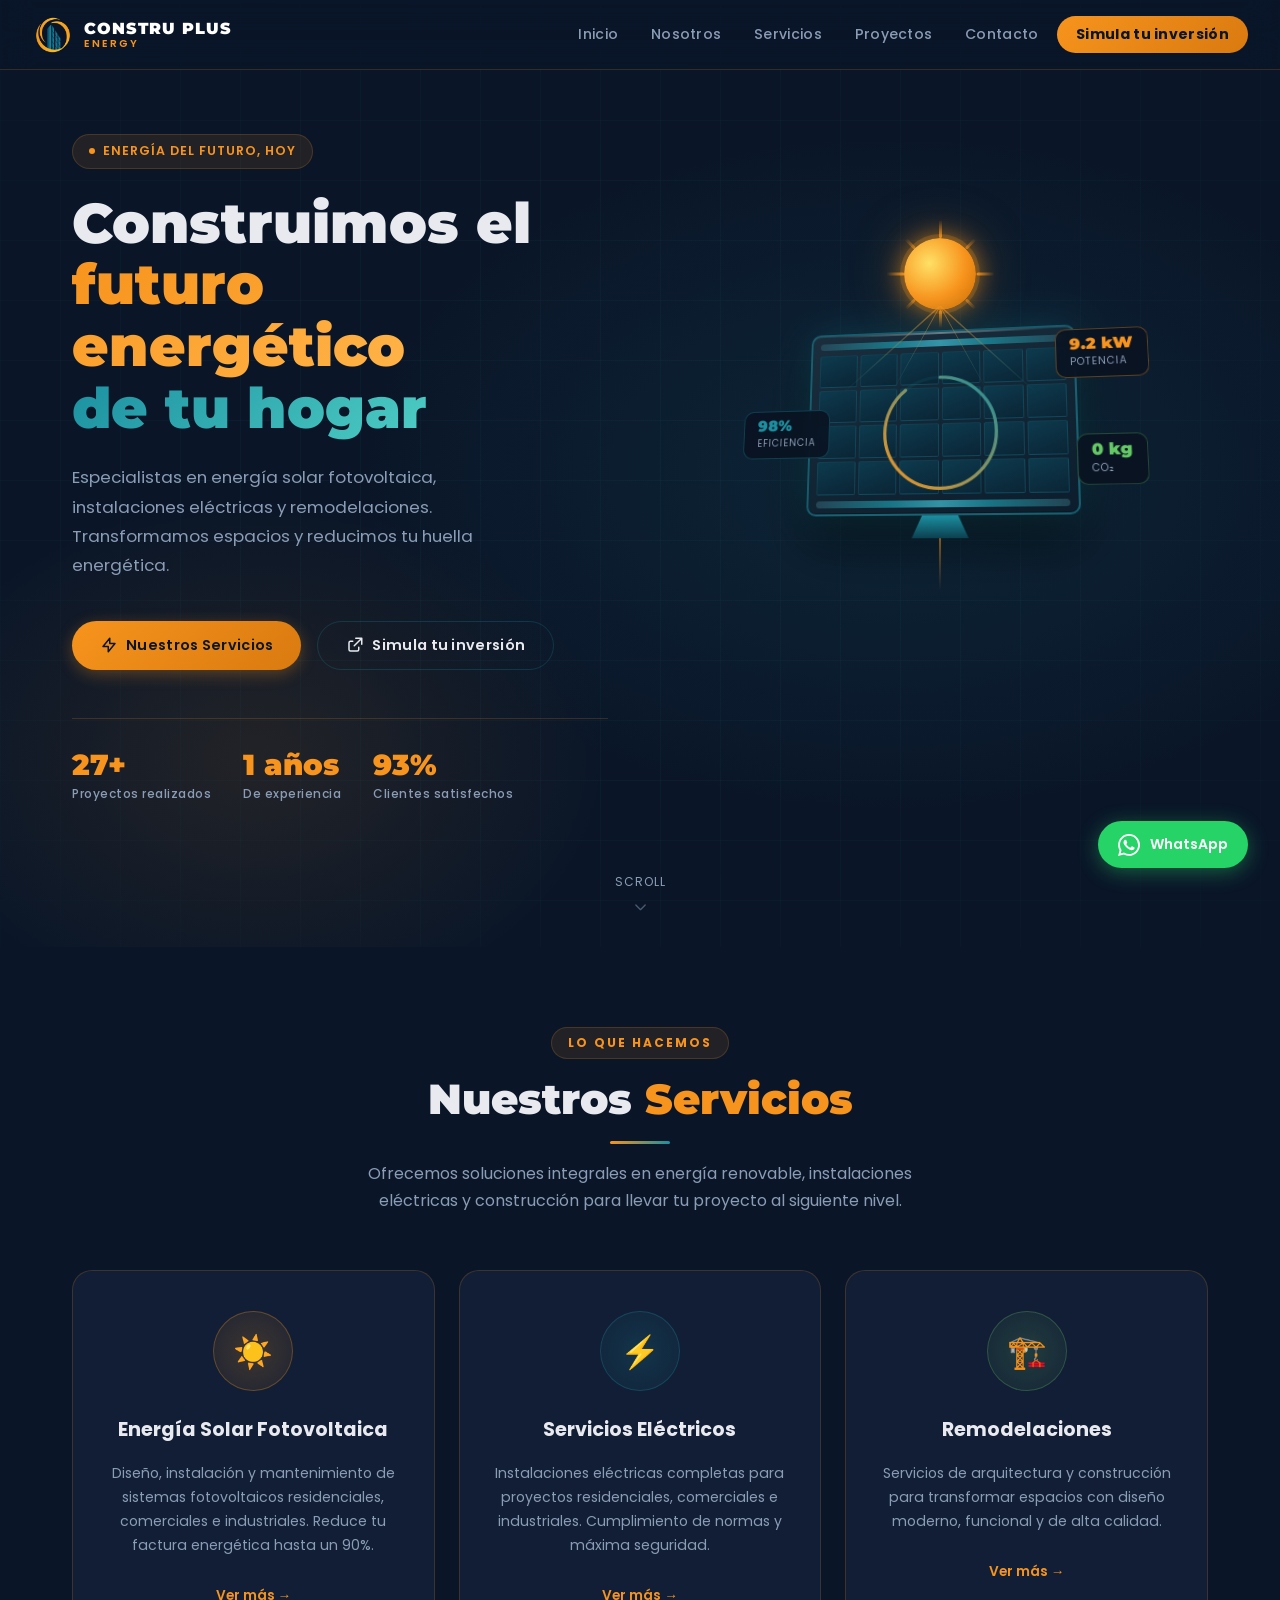
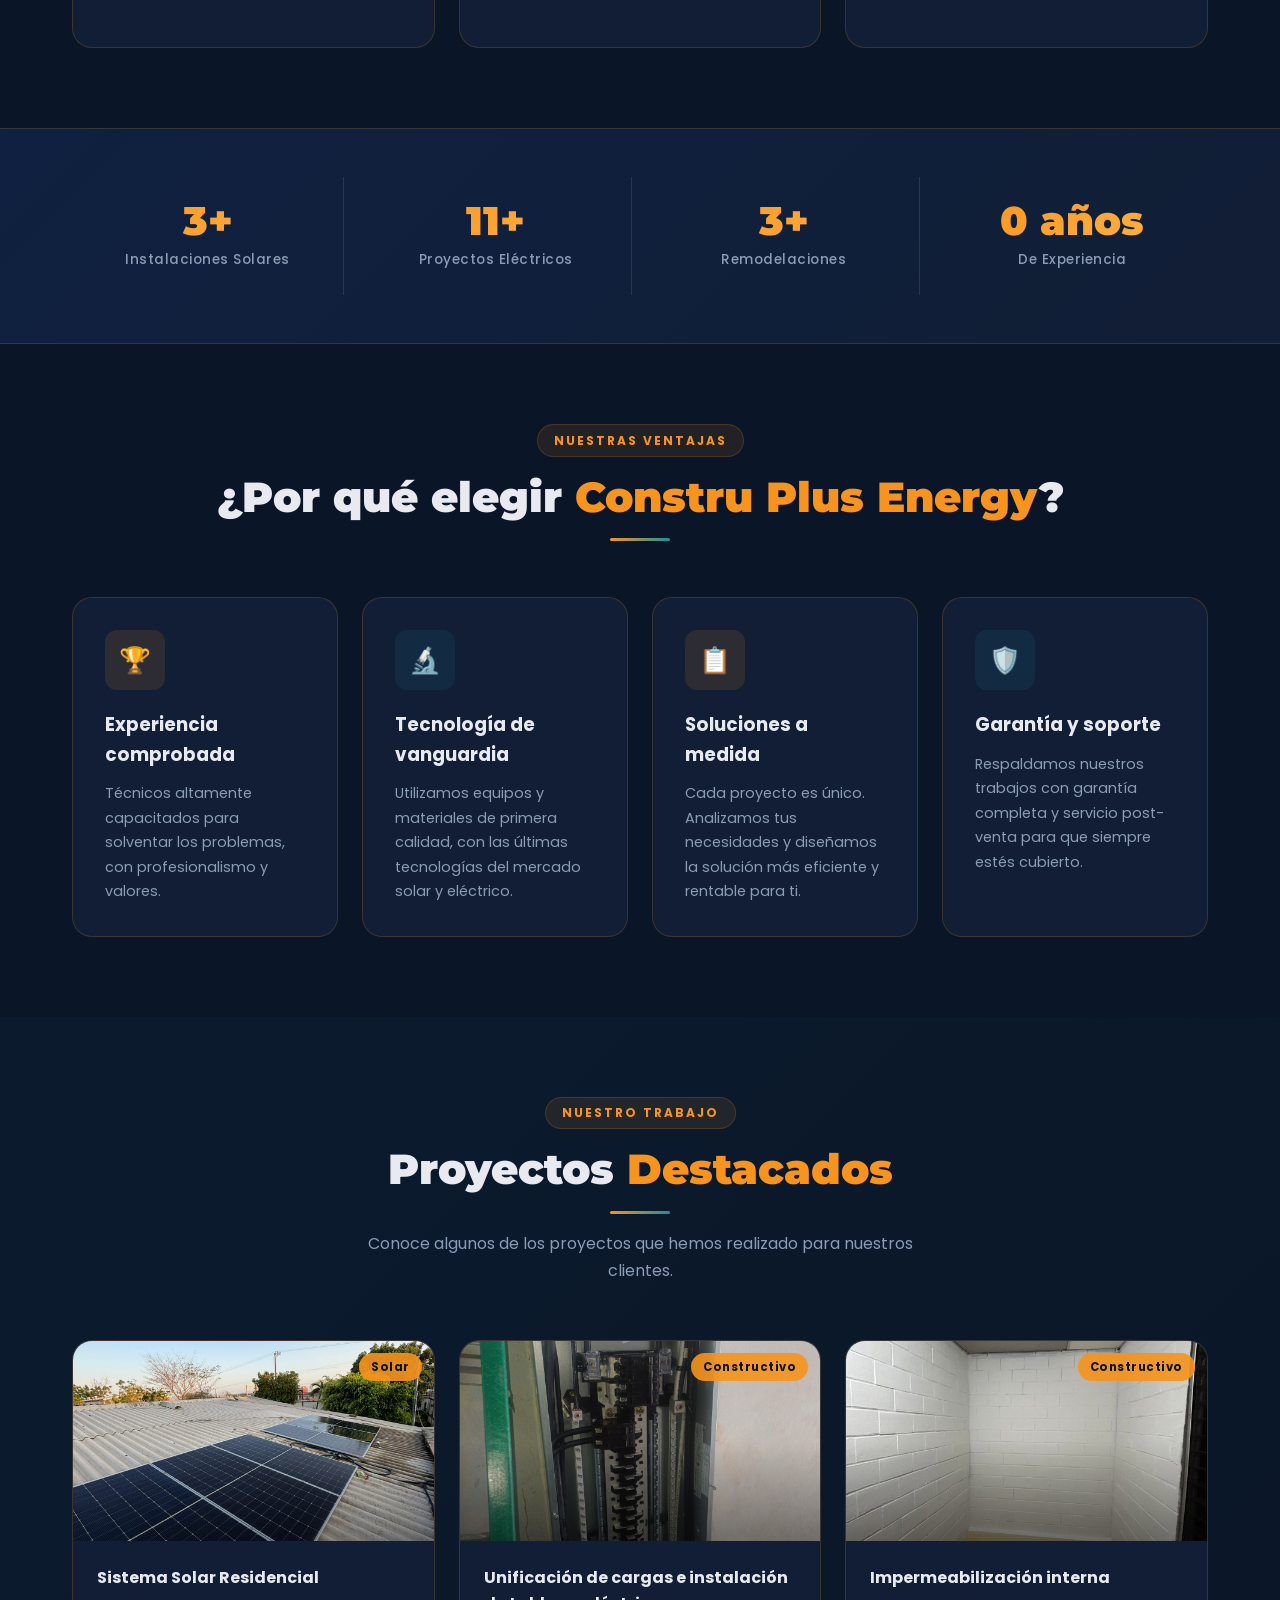
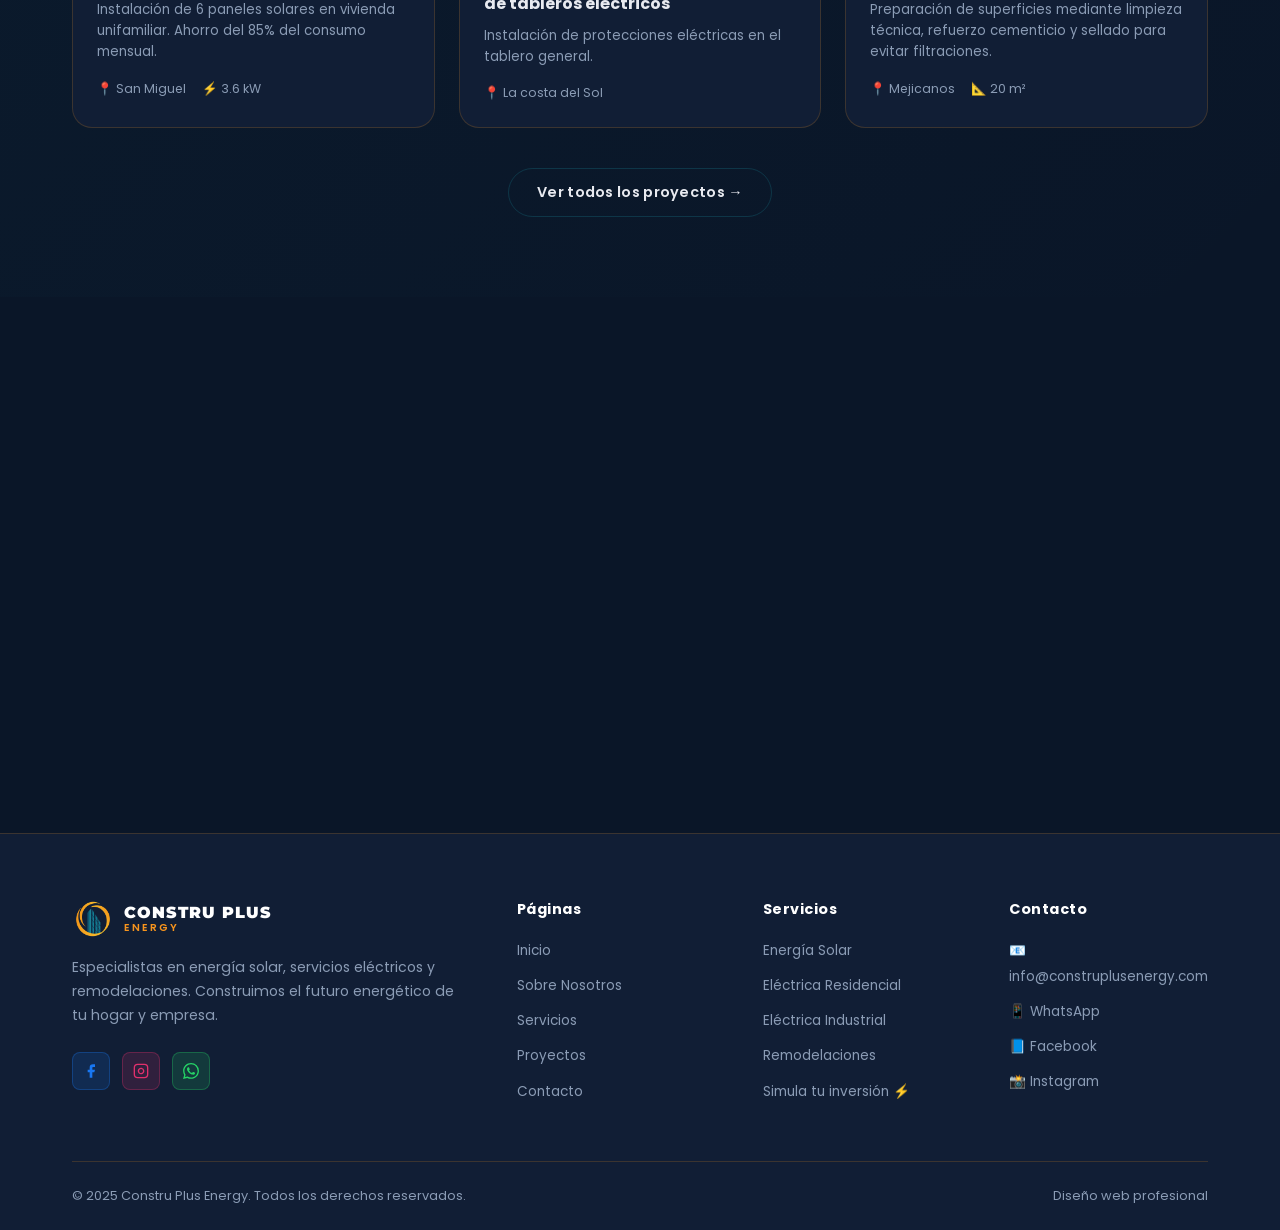
<file: index.html>
﻿<!DOCTYPE html>
<html lang="es">
<head>
  <meta charset="UTF-8" />
  <meta name="viewport" content="width=device-width, initial-scale=1.0" />
  <meta name="description" content="Constru Plus Energy — Energía Solar, Servicios Eléctricos y Remodelaciones. Soluciones energéticas innovadoras para hogares e industrias." />
  <title>Constru Plus Energy | Inicio</title>
  <link rel="stylesheet" href="/css/styles.css" />
  <link rel="icon" type="image/png" href="/assets/logo.png" />
</head>
<body>

  <!-- ── HEADER ── -->
  <header class="header">
    <a href="/" class="logo">
      <img src="/assets/logo.png" alt="Constru Plus Energy" />
      <div class="logo-text">
        <span>CONSTRU PLUS</span>
        <span>ENERGY</span>
      </div>
    </a>
    <nav class="nav-links">
      <a href="/">Inicio</a>
      <a href="/sobre-nosotros">Nosotros</a>
      <a href="/servicios">Servicios</a>
      <a href="/proyectos">Proyectos</a>
      <a href="/contacto">Contacto</a>
      <a href="https://calcula-tu-ahorro.construplusenergy.com/" class="nav-cta" target="_blank" rel="noopener">Simula tu inversión</a>
    </nav>
    <button class="hamburger" aria-label="Menú">
      <span></span><span></span><span></span>
    </button>
  </header>

  <!-- ── HERO ── -->
  <section class="hero">
    <div class="hero-bg"></div>
    <div class="hero-grid"></div>

    <div class="hero-content">
      <div class="hero-text">
        <div class="hero-badge">Energía del Futuro, Hoy</div>
        <h1 class="hero-title">
          Construimos el<br />
          <span class="highlight">futuro energético</span><br />
          <span class="highlight-teal">de tu hogar</span>
        </h1>
        <p class="hero-desc">
          Especialistas en energía solar fotovoltaica, instalaciones eléctricas y remodelaciones. Transformamos espacios y reducimos tu huella energética.
        </p>
        <div class="hero-buttons">
          <a href="/servicios" class="btn btn-primary">
            <svg width="18" height="18" fill="none" viewBox="0 0 24 24"><path stroke="currentColor" stroke-width="2" stroke-linecap="round" stroke-linejoin="round" d="M13 10V3L4 14h7v7l9-11h-7z"/></svg>
            Nuestros Servicios
          </a>
          <a href="https://calcula-tu-ahorro.construplusenergy.com/" class="btn btn-secondary" target="_blank" rel="noopener">
            <svg width="18" height="18" fill="none" viewBox="0 0 24 24"><path stroke="currentColor" stroke-width="2" stroke-linecap="round" stroke-linejoin="round" d="M9 7H6a2 2 0 0 0-2 2v9a2 2 0 0 0 2 2h9a2 2 0 0 0 2-2v-3M13 3h8m0 0v8m0-8L11 13"/></svg>
            Simula tu inversión
          </a>
        </div>

        <div class="hero-stats">
          <div class="hero-stat-item">
            <span class="stat-num counter" data-target="30" data-suffix="+">0+</span>
            <span class="stat-label">Proyectos realizados</span>
          </div>
          <div class="hero-stat-item">
            <span class="stat-num counter" data-target="2" data-suffix=" años">0 años</span>
            <span class="stat-label">De experiencia</span>
          </div>
          <div class="hero-stat-item">
            <span class="stat-num counter" data-target="100" data-suffix="%">0%</span>
            <span class="stat-label">Clientes satisfechos</span>
          </div>
        </div>
      </div>

      <div class="hero-visual">
        <div class="solar-hero-anim">

          <!-- Sol con rayos rotatorios -->
          <div class="anim-sun">
            <div class="sun-rays-wrap">
              <span class="sun-ray"></span><span class="sun-ray"></span>
              <span class="sun-ray"></span><span class="sun-ray"></span>
              <span class="sun-ray"></span><span class="sun-ray"></span>
              <span class="sun-ray"></span><span class="sun-ray"></span>
            </div>
            <div class="sun-body"></div>
          </div>

          <!-- Rayos de luz hacia el panel -->
          <svg class="light-beams-svg" viewBox="0 0 280 90" fill="none" xmlns="http://www.w3.org/2000/svg">
            <line x1="140" y1="0" x2="40"  y2="90" stroke="url(#bg1)" stroke-width="1.5"/>
            <line x1="140" y1="0" x2="90"  y2="90" stroke="url(#bg1)" stroke-width="1"/>
            <line x1="140" y1="0" x2="140" y2="90" stroke="url(#bg1)" stroke-width="2.5"/>
            <line x1="140" y1="0" x2="190" y2="90" stroke="url(#bg1)" stroke-width="1"/>
            <line x1="140" y1="0" x2="240" y2="90" stroke="url(#bg1)" stroke-width="1.5"/>
            <defs>
              <linearGradient id="bg1" x1="0" y1="0" x2="0" y2="1" gradientUnits="objectBoundingBox">
                <stop offset="0"   stop-color="#F7941D" stop-opacity="0.9"/>
                <stop offset="1"   stop-color="#1B8FA0" stop-opacity="0"/>
              </linearGradient>
            </defs>
          </svg>

          <!-- Panel solar 3D -->
          <div class="anim-panel-wrap">
            <div class="anim-panel">
              <div class="panel-frame-bar panel-frame-top"></div>
              <div class="panel-cells" id="panelCells">
                <!-- celdas generadas por JS -->
              </div>
              <div class="panel-frame-bar panel-frame-bottom"></div>
              <div class="panel-reflection"></div>
            </div>
            <div class="panel-mount"></div>

            <!-- Partículas de energía fluyendo -->
            <div class="energy-flow-line">
              <span class="e-particle" style="--pd:2.4s"></span>
              <span class="e-particle" style="--pd:2.9s"></span>
              <span class="e-particle" style="--pd:3.4s"></span>
              <span class="e-particle" style="--pd:3.9s"></span>
            </div>

            <!-- Tarjetas de datos flotantes -->
            <div class="sol-stat sol-stat-1">
              <div class="sol-stat-val">9.2 kW</div>
              <div class="sol-stat-lbl">Potencia</div>
            </div>
            <div class="sol-stat sol-stat-2">
              <div class="sol-stat-val" style="color:var(--teal)">98%</div>
              <div class="sol-stat-lbl">Eficiencia</div>
            </div>
            <div class="sol-stat sol-stat-3">
              <div class="sol-stat-val" style="color:#64C864">0 kg</div>
              <div class="sol-stat-lbl">CO₂</div>
            </div>

            <!-- Arco de carga circular -->
            <svg class="charge-arc" viewBox="0 0 120 120">
              <circle cx="60" cy="60" r="52" fill="none" stroke="rgba(27,143,160,0.1)" stroke-width="3"/>
              <circle cx="60" cy="60" r="52" fill="none" stroke="url(#arcGrad)" stroke-width="3"
                stroke-linecap="round" stroke-dasharray="326" stroke-dashoffset="326"
                class="charge-arc-fill"/>
              <defs>
                <linearGradient id="arcGrad" x1="0" y1="0" x2="1" y2="1">
                  <stop offset="0" stop-color="#F7941D"/>
                  <stop offset="1" stop-color="#1B8FA0"/>
                </linearGradient>
              </defs>
            </svg>
          </div>

        </div>
      </div>
    </div>

    <div class="hero-scroll-hint">
      <span>Scroll</span>
      <svg width="16" height="16" fill="none" viewBox="0 0 24 24"><path stroke="currentColor" stroke-width="2" stroke-linecap="round" stroke-linejoin="round" d="M19 9l-7 7-7-7"/></svg>
    </div>
  </section>

  <!-- ── SERVICIOS PREVIEW ── -->
  <section>
    <div class="container">
      <div class="section-header reveal">
        <span class="section-tag">Lo que hacemos</span>
        <h2 class="section-title">Nuestros <span>Servicios</span></h2>
        <div class="divider"></div>
        <p class="section-subtitle">Ofrecemos soluciones integrales en energía renovable, instalaciones eléctricas y construcción para llevar tu proyecto al siguiente nivel.</p>
      </div>

      <div class="services-grid">
        <div class="service-card reveal reveal-delay-1">
          <div class="service-icon-wrap solar">☀️</div>
          <h3>Energía Solar Fotovoltaica</h3>
          <p>Diseño, instalación y mantenimiento de sistemas fotovoltaicos residenciales, comerciales e industriales. Reduce tu factura energética hasta un 90%.</p>
          <a href="/servicios#solar" class="service-link">Ver más →</a>
        </div>
        <div class="service-card reveal reveal-delay-2">
          <div class="service-icon-wrap electr">⚡</div>
          <h3>Servicios Eléctricos</h3>
          <p>Instalaciones eléctricas completas para proyectos residenciales, comerciales e industriales. Cumplimiento de normas y máxima seguridad.</p>
          <a href="/servicios#electrico" class="service-link">Ver más →</a>
        </div>
        <div class="service-card reveal reveal-delay-3">
          <div class="service-icon-wrap remod">🏗️</div>
          <h3>Remodelaciones</h3>
          <p>Servicios de arquitectura y construcción para transformar espacios con diseño moderno, funcional y de alta calidad.</p>
          <a href="/servicios#remodelacion" class="service-link">Ver más →</a>
        </div>
      </div>
    </div>
  </section>

  <!-- ── STATS ── -->
  <div class="stats-section">
    <div class="container">
      <div class="stats-grid">
        <div class="stat-item reveal">
          <div class="stat-number counter" data-target="10" data-suffix="+">0+</div>
          <div class="stat-label">Instalaciones Solares</div>
        </div>
        <div class="stat-item reveal reveal-delay-1">
          <div class="stat-number counter" data-target="30" data-suffix="+">0+</div>
          <div class="stat-label">Proyectos Eléctricos</div>
        </div>
        <div class="stat-item reveal reveal-delay-2">
          <div class="stat-number counter" data-target="10" data-suffix="+">0+</div>
          <div class="stat-label">Remodelaciones</div>
        </div>
        <div class="stat-item reveal reveal-delay-3">
          <div class="stat-number counter" data-target="2" data-suffix=" años">0 años</div>
          <div class="stat-label">De Experiencia</div>
        </div>
      </div>
    </div>
  </div>

  <!-- ── POR QUÉ ELEGIRNOS ── -->
  <section>
    <div class="container">
      <div class="section-header reveal">
        <span class="section-tag">Nuestras ventajas</span>
        <h2 class="section-title">¿Por qué elegir <span>Constru Plus Energy</span>?</h2>
        <div class="divider"></div>
      </div>
      <div style="display: grid; grid-template-columns: repeat(auto-fit, minmax(250px, 1fr)); gap: 1.5rem;">
        <div class="card reveal reveal-delay-1">
          <div class="card-icon icon-orange">🏆</div>
          <h3>Experiencia comprobada</h3>
          <p>Técnicos altamente capacitados para solventar los problemas, con profesionalismo y valores.</p>
        </div>
        <div class="card reveal reveal-delay-2">
          <div class="card-icon icon-teal">🔬</div>
          <h3>Tecnología de vanguardia</h3>
          <p>Utilizamos equipos y materiales de primera calidad, con las últimas tecnologías del mercado solar y eléctrico.</p>
        </div>
        <div class="card reveal reveal-delay-3">
          <div class="card-icon icon-orange">📋</div>
          <h3>Soluciones a medida</h3>
          <p>Cada proyecto es único. Analizamos tus necesidades y diseñamos la solución más eficiente y rentable para ti.</p>
        </div>
        <div class="card reveal reveal-delay-4">
          <div class="card-icon icon-teal">🛡️</div>
          <h3>Garantía y soporte</h3>
          <p>Respaldamos nuestros trabajos con garantía completa y servicio post-venta para que siempre estés cubierto.</p>
        </div>
      </div>
    </div>
  </section>

  <!-- ── PROYECTOS PREVIEW ── -->
  <section style="background: linear-gradient(135deg, rgba(27,143,160,0.04), transparent);">
    <div class="container">
      <div class="section-header reveal">
        <span class="section-tag">Nuestro trabajo</span>
        <h2 class="section-title">Proyectos <span>Destacados</span></h2>
        <div class="divider"></div>
        <p class="section-subtitle">Conoce algunos de los proyectos que hemos realizado para nuestros clientes.</p>
      </div>
      <div style="display: grid; grid-template-columns: repeat(auto-fit, minmax(280px, 1fr)); gap: 1.5rem;">
        <div class="project-card reveal reveal-delay-1">
          <div class="project-thumb" style="padding:0; overflow:hidden;">
              <img src="/assets/proyecto-solar-1.jpg" alt="Sistema Solar Residencial"
                  style="width:100%; height:100%; object-fit:cover; display:block;" />
              <span class="project-badge badge-solar">Solar</span>
          </div>
          <div class="project-info">
            <h3>Sistema Solar Residencial</h3>
            <p>Instalación de 6 paneles solares en vivienda unifamiliar. Ahorro del 85% del consumo mensual.</p>
            <div class="project-meta">
              <span>📍 San Miguel</span>
              <span>⚡ 3.6 kW</span>
            </div>
          </div>
        </div>
        <div class="project-card reveal reveal-delay-2">
          <div class="project-thumb" style="padding:0; overflow:hidden;">
              <img src="/assets/proyecto-electrico-1.jpeg" alt="Sistema Solar Residencial"
                  style="width:100%; height:100%; object-fit:cover; display:block;" />
              <span class="project-badge badge-solar">Constructivo</span>
          </div>
          <div class="project-info">
            <h3>Unificación de cargas e instalación de tableros eléctricos</h3>
            <p>Instalación de protecciones eléctricas en el tablero general.</p>
            <div class="project-meta">
              <span>📍 La costa del Sol</span>
            </div>
          </div>
        </div>
        <div class="project-card reveal reveal-delay-3">
          <div class="project-thumb" style="padding:0; overflow:hidden;">
              <img src="/assets/proyecto-remo-1.jpeg" alt="Sistema Solar Residencial"
                  style="width:100%; height:100%; object-fit:cover; display:block;" />
              <span class="project-badge badge-solar">Constructivo</span>
          </div>
          <div class="project-info">
            <h3>Impermeabilización interna</h3>
            <p>Preparación de superficies mediante limpieza técnica, refuerzo cementicio y sellado para evitar filtraciones.</p>
            <div class="project-meta">
              <span>📍 Mejicanos</span>
              <span>📐 20 m²</span>
            </div>
          </div>
        </div>
      </div>
      <div style="text-align: center; margin-top: 2.5rem;" class="reveal">
        <a href="/proyectos" class="btn btn-secondary">Ver todos los proyectos →</a>
      </div>
    </div>
  </section>

  <!-- ── CTA SIMULA TU INVERSIÓN ── -->
  <section>
    <div class="container">
      <div class="cta-section reveal">
        <span class="section-tag">Calculadora online</span>
        <h2>¿Cuánto necesitas invertir en <span style="color: var(--orange);">energía solar</span>?</h2>
        <p>Ingresa tu consumo en kW y obtén una cotización estimada del sistema solar ideal para tu hogar o negocio..</p>
        <a href="https://calcula-tu-ahorro.construplusenergy.com/" class="btn btn-primary" target="_blank" rel="noopener">
          <svg width="18" height="18" fill="none" viewBox="0 0 24 24"><path stroke="currentColor" stroke-width="2" stroke-linecap="round" stroke-linejoin="round" d="M9 7H6a2 2 0 0 0-2 2v9a2 2 0 0 0 2 2h9a2 2 0 0 0 2-2v-3M13 3h8m0 0v8m0-8L11 13"/></svg>
          Cotiza tu sistema ahora
        </a>
      </div>
    </div>
  </section>

  <!-- ── FOOTER ── -->
  <footer class="footer">
    <div class="container">
      <div class="footer-grid">
        <div class="footer-brand">
          <a href="/" class="logo" style="margin-bottom: 0.5rem;">
            <img src="/assets/logo.png" alt="Constru Plus Energy" />
            <div class="logo-text">
              <span>CONSTRU PLUS</span>
              <span>ENERGY</span>
            </div>
          </a>
          <p>Especialistas en energía solar, servicios eléctricos y remodelaciones. Construimos el futuro energético de tu hogar y empresa.</p>
          <div class="footer-social">
            <a href="https://www.facebook.com/share/1DhS5N5kwB/?mibextid=wwXIfr" class="social-btn fb" target="_blank" rel="noopener" aria-label="Facebook">
              <svg width="16" height="16" fill="currentColor" viewBox="0 0 24 24"><path d="M18 2h-3a5 5 0 0 0-5 5v3H7v4h3v8h4v-8h3l1-4h-4V7a1 1 0 0 1 1-1h3z"/></svg>
            </a>
            <a href="https://www.instagram.com/construplusenergy?igsh=N2xpNG1tMXdidHR6" class="social-btn ig" target="_blank" rel="noopener" aria-label="Instagram">
              <svg width="16" height="16" fill="none" stroke="currentColor" stroke-width="2" viewBox="0 0 24 24"><rect x="2" y="2" width="20" height="20" rx="5" ry="5"/><path d="M16 11.37A4 4 0 1 1 12.63 8 4 4 0 0 1 16 11.37z"/><line x1="17.5" y1="6.5" x2="17.51" y2="6.5"/></svg>
            </a>
            <a href="https://wa.me/50374163834" class="social-btn wa" target="_blank" rel="noopener" aria-label="WhatsApp">
              <svg width="16" height="16" fill="currentColor" viewBox="0 0 24 24"><path d="M17.472 14.382c-.297-.149-1.758-.867-2.03-.967-.273-.099-.471-.148-.67.15-.197.297-.767.966-.94 1.164-.173.199-.347.223-.644.075-.297-.15-1.255-.463-2.39-1.475-.883-.788-1.48-1.761-1.653-2.059-.173-.297-.018-.458.13-.606.134-.133.298-.347.446-.52.149-.174.198-.298.298-.497.099-.198.05-.371-.025-.52-.075-.149-.669-1.612-.916-2.207-.242-.579-.487-.5-.669-.51-.173-.008-.371-.01-.57-.01-.198 0-.52.074-.792.372-.272.297-1.04 1.016-1.04 2.479 0 1.462 1.065 2.875 1.213 3.074.149.198 2.096 3.2 5.077 4.487.709.306 1.262.489 1.694.625.712.227 1.36.195 1.871.118.571-.085 1.758-.719 2.006-1.413.248-.694.248-1.289.173-1.413-.074-.124-.272-.198-.57-.347m-5.421 7.403h-.004a9.87 9.87 0 0 1-5.031-1.378l-.361-.214-3.741.982.998-3.648-.235-.374a9.86 9.86 0 0 1-1.51-5.26c.001-5.45 4.436-9.884 9.888-9.884 2.64 0 5.122 1.03 6.988 2.898a9.825 9.825 0 0 1 2.893 6.994c-.003 5.45-4.437 9.884-9.885 9.884m8.413-18.297A11.815 11.815 0 0 0 12.05 0C5.495 0 .16 5.335.157 11.892c0 2.096.547 4.142 1.588 5.945L.057 24l6.305-1.654a11.882 11.882 0 0 0 5.683 1.448h.005c6.554 0 11.89-5.335 11.893-11.893a11.821 11.821 0 0 0-3.48-8.413Z"/></svg>
            </a>
          </div>
        </div>
        <div class="footer-col">
          <h4>Páginas</h4>
          <ul>
            <li><a href="/">Inicio</a></li>
            <li><a href="/sobre-nosotros">Sobre Nosotros</a></li>
            <li><a href="/servicios">Servicios</a></li>
            <li><a href="/proyectos">Proyectos</a></li>
            <li><a href="/contacto">Contacto</a></li>
          </ul>
        </div>
        <div class="footer-col">
          <h4>Servicios</h4>
          <ul>
            <li><a href="/servicios#solar">Energía Solar</a></li>
            <li><a href="/servicios#electrico">Eléctrica Residencial</a></li>
            <li><a href="/servicios#electrico">Eléctrica Industrial</a></li>
            <li><a href="/servicios#remodelacion">Remodelaciones</a></li>
            <li><a href="https://calcula-tu-ahorro.construplusenergy.com/" target="_blank" rel="noopener">Simula tu inversión ⚡</a></li>
          </ul>
        </div>
        <div class="footer-col">
          <h4>Contacto</h4>
          <ul>
            <li><a href="/contacto">📧 info@construplusenergy.com</a></li>
            <li><a href="https://wa.me/50374163834" target="_blank" rel="noopener">📱 WhatsApp</a></li>
            <li><a href="#" target="_blank" rel="noopener">📘 Facebook</a></li>
            <li><a href="#" target="_blank" rel="noopener">📸 Instagram</a></li>
          </ul>
        </div>
      </div>
      <div class="footer-bottom">
        <span>© 2025 Constru Plus Energy. Todos los derechos reservados.</span>
        <span class="built-by">Diseño web profesional</span>
      </div>
    </div>
  </footer>

  <!-- ── WHATSAPP FLOAT ── -->
  <a href="https://wa.me/50374163834" class="whatsapp-float" target="_blank" rel="noopener" aria-label="Contactar por WhatsApp">
    <svg width="22" height="22" fill="currentColor" viewBox="0 0 24 24"><path d="M17.472 14.382c-.297-.149-1.758-.867-2.03-.967-.273-.099-.471-.148-.67.15-.197.297-.767.966-.94 1.164-.173.199-.347.223-.644.075-.297-.15-1.255-.463-2.39-1.475-.883-.788-1.48-1.761-1.653-2.059-.173-.297-.018-.458.13-.606.134-.133.298-.347.446-.52.149-.174.198-.298.298-.497.099-.198.05-.371-.025-.52-.075-.149-.669-1.612-.916-2.207-.242-.579-.487-.5-.669-.51-.173-.008-.371-.01-.57-.01-.198 0-.52.074-.792.372-.272.297-1.04 1.016-1.04 2.479 0 1.462 1.065 2.875 1.213 3.074.149.198 2.096 3.2 5.077 4.487.709.306 1.262.489 1.694.625.712.227 1.36.195 1.871.118.571-.085 1.758-.719 2.006-1.413.248-.694.248-1.289.173-1.413-.074-.124-.272-.198-.57-.347m-5.421 7.403h-.004a9.87 9.87 0 0 1-5.031-1.378l-.361-.214-3.741.982.998-3.648-.235-.374a9.86 9.86 0 0 1-1.51-5.26c.001-5.45 4.436-9.884 9.888-9.884 2.64 0 5.122 1.03 6.988 2.898a9.825 9.825 0 0 1 2.893 6.994c-.003 5.45-4.437 9.884-9.885 9.884m8.413-18.297A11.815 11.815 0 0 0 12.05 0C5.495 0 .16 5.335.157 11.892c0 2.096.547 4.142 1.588 5.945L.057 24l6.305-1.654a11.882 11.882 0 0 0 5.683 1.448h.005c6.554 0 11.89-5.335 11.893-11.893a11.821 11.821 0 0 0-3.48-8.413Z"/></svg>
    WhatsApp
  </a>

  <script src="/js/main.js"></script>
</body>
</html>
</file>
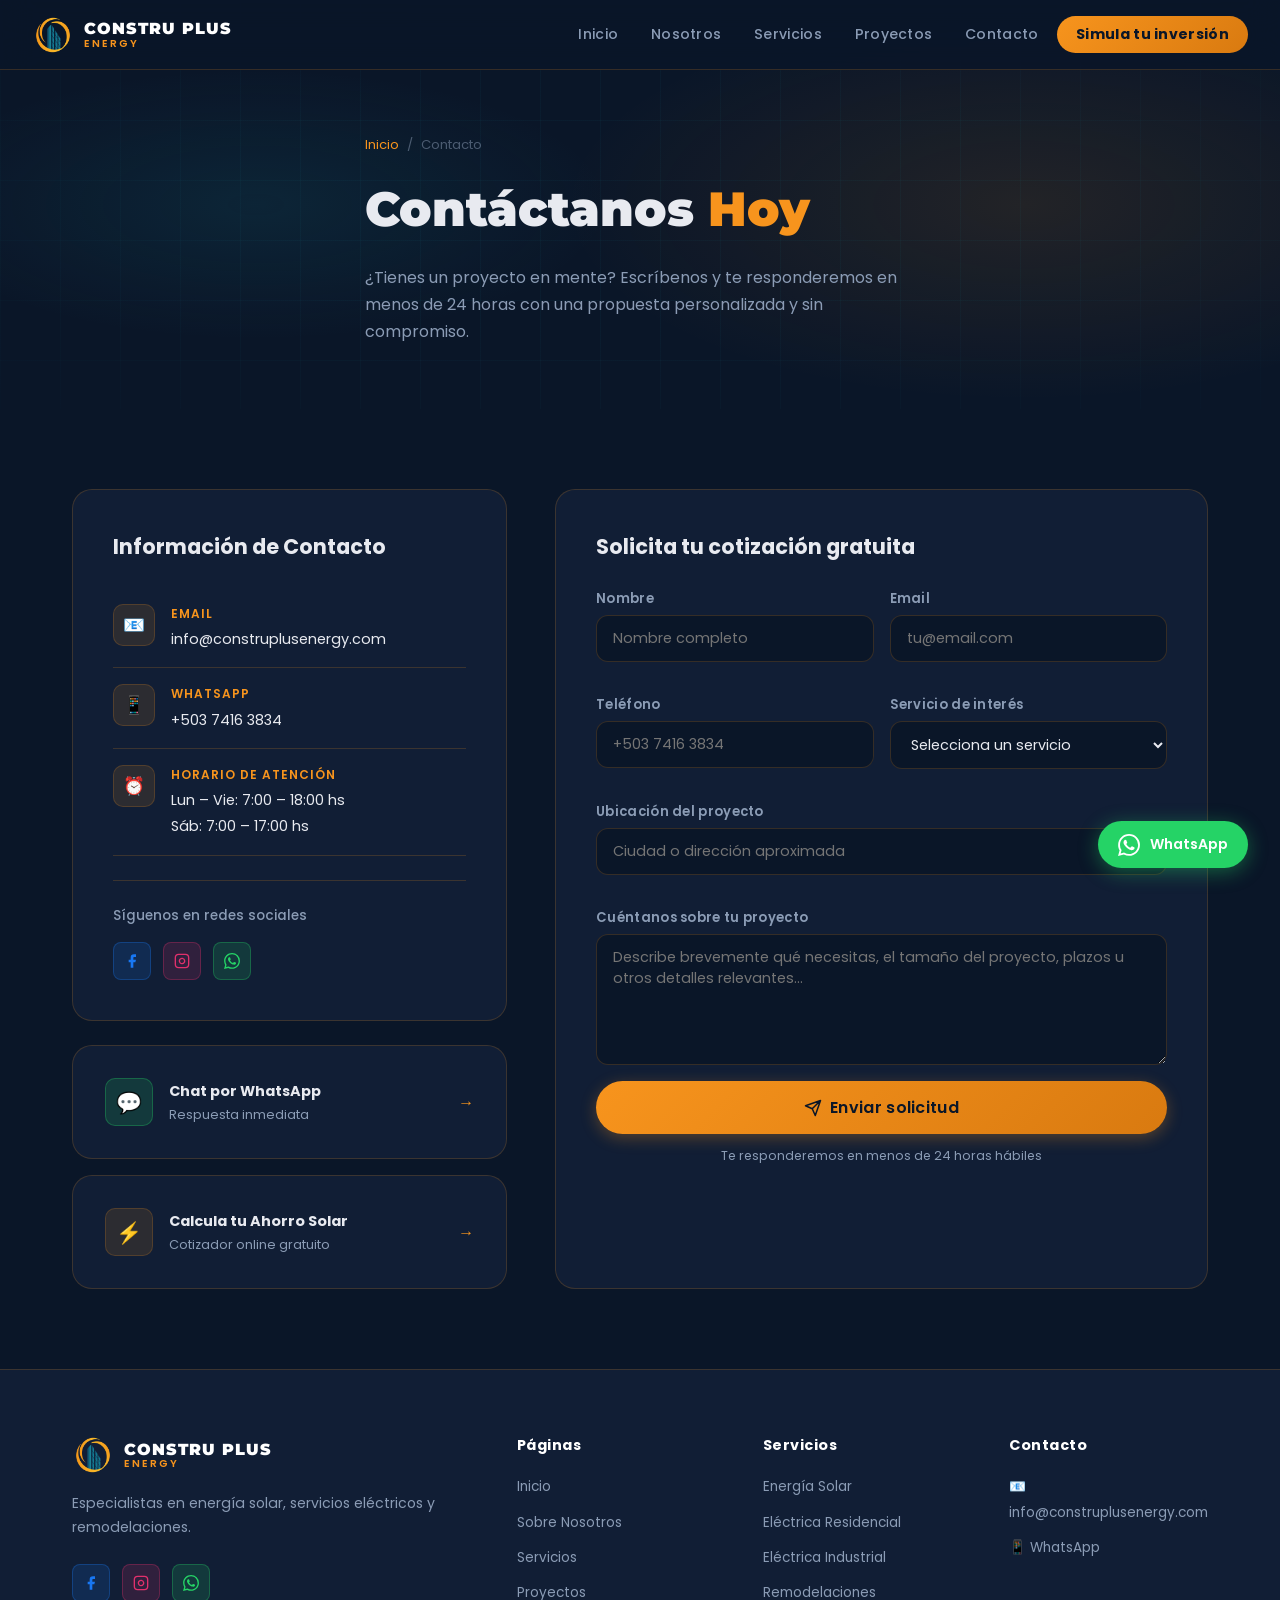
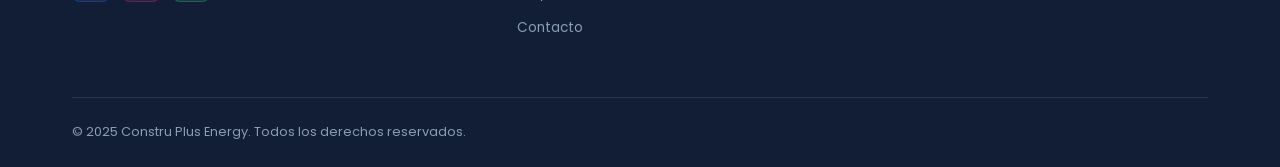
<file: contacto/index.html>
﻿<!DOCTYPE html>
<html lang="es">
<head>
  <meta charset="UTF-8" />
  <meta name="viewport" content="width=device-width, initial-scale=1.0" />
  <meta name="description" content="Contacta a Constru Plus Energy — Solicita cotización, resuelve dudas o agenda una visita técnica." />
  <title>Contacto | Constru Plus Energy</title>
  <link rel="stylesheet" href="/css/styles.css" />
  <link rel="icon" type="image/png" href="/assets/logo.png" />
</head>
<body>

  <!-- ── HEADER ── -->
  <header class="header">
    <a href="/" class="logo">
      <img src="/assets/logo.png" alt="Constru Plus Energy" />
      <div class="logo-text">
        <span>CONSTRU PLUS</span>
        <span>ENERGY</span>
      </div>
    </a>
    <nav class="nav-links">
      <a href="/">Inicio</a>
      <a href="/sobre-nosotros">Nosotros</a>
      <a href="/servicios">Servicios</a>
      <a href="/proyectos">Proyectos</a>
      <a href="/contacto">Contacto</a>
      <a href="https://calcula-tu-ahorro.construplusenergy.com/" class="nav-cta" target="_blank" rel="noopener">Simula tu inversión</a>
    </nav>
    <button class="hamburger" aria-label="Menú">
      <span></span><span></span><span></span>
    </button>
  </header>

  <!-- ── PAGE HERO ── -->
  <div class="page-hero">
    <div class="page-hero-bg"><div class="hero-grid"></div></div>
    <div class="container page-hero-content">
      <div class="breadcrumb">
        <a href="/">Inicio</a>
        <span>/</span>
        <span>Contacto</span>
      </div>
      <h1 class="page-title">Contáctanos <span>Hoy</span></h1>
      <p class="page-desc">¿Tienes un proyecto en mente? Escríbenos y te responderemos en menos de 24 horas con una propuesta personalizada y sin compromiso.</p>
    </div>
  </div>

  <!-- ── CONTACT ── -->
  <section>
    <div class="container">
      <div class="contact-grid">

        <!-- Info -->
        <div>
          <div class="contact-info-card reveal">
            <h3>Información de Contacto</h3>

            <div class="contact-item">
              <div class="contact-item-icon">📧</div>
              <div class="contact-item-text">
                <label>Email</label>
                <span>info@construplusenergy.com</span>
              </div>
            </div>

            <div class="contact-item">
              <div class="contact-item-icon">📱</div>
              <div class="contact-item-text">
                <label>WhatsApp</label>
                <span>+503 7416 3834</span>
              </div>
            </div>

            <div class="contact-item">
              <div class="contact-item-icon">⏰</div>
              <div class="contact-item-text">
                <label>Horario de atención</label>
                <span>Lun – Vie: 7:00 – 18:00 hs<br />Sáb: 7:00 – 17:00 hs</span>
              </div>
            </div>

            <div class="contact-socials">
              <h4>Síguenos en redes sociales</h4>
              <div class="contact-social-links">
                <a href="https://www.facebook.com/share/1DhS5N5kwB/?mibextid=wwXIfr" class="social-btn fb" target="_blank" rel="noopener" aria-label="Facebook">
                  <svg width="16" height="16" fill="currentColor" viewBox="0 0 24 24"><path d="M18 2h-3a5 5 0 0 0-5 5v3H7v4h3v8h4v-8h3l1-4h-4V7a1 1 0 0 1 1-1h3z"/></svg>
                </a>
                <a href="https://www.instagram.com/construplusenergy?igsh=N2xpNG1tMXdidHR6" class="social-btn ig" target="_blank" rel="noopener" aria-label="Instagram">
                  <svg width="16" height="16" fill="none" stroke="currentColor" stroke-width="2" viewBox="0 0 24 24"><rect x="2" y="2" width="20" height="20" rx="5" ry="5"/><path d="M16 11.37A4 4 0 1 1 12.63 8 4 4 0 0 1 16 11.37z"/><line x1="17.5" y1="6.5" x2="17.51" y2="6.5"/></svg>
                </a>
                <a href="https://wa.me/50374163834" class="social-btn wa" target="_blank" rel="noopener" aria-label="WhatsApp">
                  <svg width="16" height="16" fill="currentColor" viewBox="0 0 24 24"><path d="M17.472 14.382c-.297-.149-1.758-.867-2.03-.967-.273-.099-.471-.148-.67.15-.197.297-.767.966-.94 1.164-.173.199-.347.223-.644.075-.297-.15-1.255-.463-2.39-1.475-.883-.788-1.48-1.761-1.653-2.059-.173-.297-.018-.458.13-.606.134-.133.298-.347.446-.52.149-.174.198-.298.298-.497.099-.198.05-.371-.025-.52-.075-.149-.669-1.612-.916-2.207-.242-.579-.487-.5-.669-.51-.173-.008-.371-.01-.57-.01-.198 0-.52.074-.792.372-.272.297-1.04 1.016-1.04 2.479 0 1.462 1.065 2.875 1.213 3.074.149.198 2.096 3.2 5.077 4.487.709.306 1.262.489 1.694.625.712.227 1.36.195 1.871.118.571-.085 1.758-.719 2.006-1.413.248-.694.248-1.289.173-1.413-.074-.124-.272-.198-.57-.347m-5.421 7.403h-.004a9.87 9.87 0 0 1-5.031-1.378l-.361-.214-3.741.982.998-3.648-.235-.374a9.86 9.86 0 0 1-1.51-5.26c.001-5.45 4.436-9.884 9.888-9.884 2.64 0 5.122 1.03 6.988 2.898a9.825 9.825 0 0 1 2.893 6.994c-.003 5.45-4.437 9.884-9.885 9.884m8.413-18.297A11.815 11.815 0 0 0 12.05 0C5.495 0 .16 5.335.157 11.892c0 2.096.547 4.142 1.588 5.945L.057 24l6.305-1.654a11.882 11.882 0 0 0 5.683 1.448h.005c6.554 0 11.89-5.335 11.893-11.893a11.821 11.821 0 0 0-3.48-8.413Z"/></svg>
                </a>
              </div>
            </div>
          </div>

          <!-- Quick CTA cards -->
          <div style="margin-top: 1.5rem; display: flex; flex-direction: column; gap: 1rem;">
            <a href="https://wa.me/50374163834" class="card reveal" style="display: flex; align-items: center; gap: 1rem; text-decoration: none; cursor: pointer;" target="_blank" rel="noopener">
              <div style="width: 48px; height: 48px; border-radius: 10px; background: rgba(37,211,102,0.15); border: 1px solid rgba(37,211,102,0.3); display: flex; align-items: center; justify-content: center; font-size: 1.3rem; flex-shrink: 0;">💬</div>
              <div>
                <div style="font-weight: 700; font-size: 0.9rem; margin-bottom: 2px;">Chat por WhatsApp</div>
                <div style="color: var(--text-muted); font-size: 0.8rem;">Respuesta inmediata</div>
              </div>
              <div style="margin-left: auto; color: var(--orange);">→</div>
            </a>
            <a href="https://calcula-tu-ahorro.construplusenergy.com/" class="card reveal reveal-delay-1" style="display: flex; align-items: center; gap: 1rem; text-decoration: none; cursor: pointer;" target="_blank" rel="noopener">
              <div style="width: 48px; height: 48px; border-radius: 10px; background: rgba(247,148,29,0.12); border: 1px solid var(--border); display: flex; align-items: center; justify-content: center; font-size: 1.3rem; flex-shrink: 0;">⚡</div>
              <div>
                <div style="font-weight: 700; font-size: 0.9rem; margin-bottom: 2px;">Calcula tu Ahorro Solar</div>
                <div style="color: var(--text-muted); font-size: 0.8rem;">Cotizador online gratuito</div>
              </div>
              <div style="margin-left: auto; color: var(--orange);">→</div>
            </a>
          </div>
        </div>

        <!-- Formulario -->
        <div class="contact-form-wrap reveal reveal-delay-2">
          <h3>Solicita tu cotización gratuita</h3>
          <form id="contactForm" action="https://formspree.io/f/xaqappee" method="POST" novalidate>
            <div class="form-grid">
              <div class="form-group">
                <label for="nombre">Nombre</label>
                <input type="text" id="nombre" name="nombre" placeholder="Nombre completo" required />
              </div>
              <div class="form-group">
                <label for="email">Email</label>
                <input type="email" id="email" name="email" placeholder="tu@email.com" required />
              </div>
              <div class="form-group">
                <label for="telefono">Teléfono</label>
                <input type="tel" id="telefono" name="telefono" placeholder="+503 7416 3834" />
              </div>
              <div class="form-group">
                <label for="servicio">Servicio de interés</label>
                <select id="servicio" name="servicio">
                  <option value="" disabled selected>Selecciona un servicio</option>
                  <option value="solar">☀️ Paneles Solares</option>
                  <option value="electrico-residencial">⚡ Eléctrico Residencial</option>
                  <option value="electrico-comercial">⚡ Eléctrico Comercial</option>
                  <option value="electrico-industrial">⚡ Eléctrico Industrial</option>
                  <option value="remodelacion">🏗️ Remodelaciones</option>
                  <option value="multiple">Múltiples servicios</option>
                </select>
              </div>
              <div class="form-group full">
                <label for="ubicacion">Ubicación del proyecto</label>
                <input type="text" id="ubicacion" name="ubicacion" placeholder="Ciudad o dirección aproximada" />
              </div>
              <div class="form-group full">
                <label for="mensaje">Cuéntanos sobre tu proyecto</label>
                <textarea id="mensaje" name="mensaje" placeholder="Describe brevemente qué necesitas, el tamaño del proyecto, plazos u otros detalles relevantes..." rows="5"></textarea>
              </div>
            </div>
            <button type="submit" id="submitBtn" class="btn btn-primary" style="width: 100%; justify-content: center; font-size: 1rem; padding: 0.9rem;">
              <svg width="18" height="18" fill="none" viewBox="0 0 24 24"><path stroke="currentColor" stroke-width="2" stroke-linecap="round" stroke-linejoin="round" d="M22 2L11 13M22 2l-7 20-4-9-9-4 20-7z"/></svg>
              Enviar solicitud
            </button>
            <p style="text-align: center; color: var(--text-muted); font-size: 0.78rem; margin-top: 0.75rem;">Te responderemos en menos de 24 horas hábiles</p>

            <!-- Mensajes de resultado -->
            <div id="formSuccess" style="display:none; margin-top: 1rem; padding: 1rem 1.25rem; border-radius: 10px; background: rgba(34,197,94,0.12); border: 1px solid rgba(34,197,94,0.35); color: #22c55e; text-align: center; font-weight: 600;">
              ✅ ¡Solicitud enviada! Te contactaremos en menos de 24 horas.
            </div>
            <div id="formError" style="display:none; margin-top: 1rem; padding: 1rem 1.25rem; border-radius: 10px; background: rgba(239,68,68,0.12); border: 1px solid rgba(239,68,68,0.35); color: #ef4444; text-align: center; font-weight: 600;">
              ❌ Hubo un error al enviar. Intenta de nuevo o escríbenos por WhatsApp.
            </div>
          </form>
        </div>

      </div>
    </div>
  </section>

  <!-- ── FOOTER ── -->
  <footer class="footer">
    <div class="container">
      <div class="footer-grid">
        <div class="footer-brand">
          <a href="/" class="logo" style="margin-bottom: 0.5rem;">
            <img src="/assets/logo.png" alt="Constru Plus Energy" />
            <div class="logo-text">
              <span>CONSTRU PLUS</span>
              <span>ENERGY</span>
            </div>
          </a>
          <p>Especialistas en energía solar, servicios eléctricos y remodelaciones.</p>
          <div class="footer-social">
            <a href="https://www.facebook.com/share/1DhS5N5kwB/?mibextid=wwXIfr" class="social-btn fb" target="_blank" rel="noopener" aria-label="Facebook"><svg width="16" height="16" fill="currentColor" viewBox="0 0 24 24"><path d="M18 2h-3a5 5 0 0 0-5 5v3H7v4h3v8h4v-8h3l1-4h-4V7a1 1 0 0 1 1-1h3z"/></svg></a>
            <a href="https://www.instagram.com/construplusenergy?igsh=N2xpNG1tMXdidHR6" class="social-btn ig" target="_blank" rel="noopener" aria-label="Instagram"><svg width="16" height="16" fill="none" stroke="currentColor" stroke-width="2" viewBox="0 0 24 24"><rect x="2" y="2" width="20" height="20" rx="5" ry="5"/><path d="M16 11.37A4 4 0 1 1 12.63 8 4 4 0 0 1 16 11.37z"/><line x1="17.5" y1="6.5" x2="17.51" y2="6.5"/></svg></a>
            <a href="https://wa.me/50374163834" class="social-btn wa" target="_blank" rel="noopener" aria-label="WhatsApp"><svg width="16" height="16" fill="currentColor" viewBox="0 0 24 24"><path d="M17.472 14.382c-.297-.149-1.758-.867-2.03-.967-.273-.099-.471-.148-.67.15-.197.297-.767.966-.94 1.164-.173.199-.347.223-.644.075-.297-.15-1.255-.463-2.39-1.475-.883-.788-1.48-1.761-1.653-2.059-.173-.297-.018-.458.13-.606.134-.133.298-.347.446-.52.149-.174.198-.298.298-.497.099-.198.05-.371-.025-.52-.075-.149-.669-1.612-.916-2.207-.242-.579-.487-.5-.669-.51-.173-.008-.371-.01-.57-.01-.198 0-.52.074-.792.372-.272.297-1.04 1.016-1.04 2.479 0 1.462 1.065 2.875 1.213 3.074.149.198 2.096 3.2 5.077 4.487.709.306 1.262.489 1.694.625.712.227 1.36.195 1.871.118.571-.085 1.758-.719 2.006-1.413.248-.694.248-1.289.173-1.413-.074-.124-.272-.198-.57-.347m-5.421 7.403h-.004a9.87 9.87 0 0 1-5.031-1.378l-.361-.214-3.741.982.998-3.648-.235-.374a9.86 9.86 0 0 1-1.51-5.26c.001-5.45 4.436-9.884 9.888-9.884 2.64 0 5.122 1.03 6.988 2.898a9.825 9.825 0 0 1 2.893 6.994c-.003 5.45-4.437 9.884-9.885 9.884m8.413-18.297A11.815 11.815 0 0 0 12.05 0C5.495 0 .16 5.335.157 11.892c0 2.096.547 4.142 1.588 5.945L.057 24l6.305-1.654a11.882 11.882 0 0 0 5.683 1.448h.005c6.554 0 11.89-5.335 11.893-11.893a11.821 11.821 0 0 0-3.48-8.413Z"/></svg></a>
          </div>
        </div>
        <div class="footer-col">
          <h4>Páginas</h4>
          <ul>
            <li><a href="/">Inicio</a></li>
            <li><a href="/sobre-nosotros">Sobre Nosotros</a></li>
            <li><a href="/servicios">Servicios</a></li>
            <li><a href="/proyectos">Proyectos</a></li>
            <li><a href="/contacto">Contacto</a></li>
          </ul>
        </div>
        <div class="footer-col">
          <h4>Servicios</h4>
          <ul>
            <li><a href="/servicios#solar">Energía Solar</a></li>
            <li><a href="/servicios#electrico">Eléctrica Residencial</a></li>
            <li><a href="/servicios#electrico">Eléctrica Industrial</a></li>
            <li><a href="/servicios#remodelacion">Remodelaciones</a></li>
          </ul>
        </div>
        <div class="footer-col">
          <h4>Contacto</h4>
          <ul>
            <li><a href="/contacto">📧 info@construplusenergy.com</a></li>
            <li><a href="https://wa.me/50374163834" target="_blank" rel="noopener">📱 WhatsApp</a></li>
          </ul>
        </div>
      </div>
      <div class="footer-bottom">
        <span>© 2025 Constru Plus Energy. Todos los derechos reservados.</span>
      </div>
    </div>
  </footer>

  <a href="https://wa.me/50374163834" class="whatsapp-float" target="_blank" rel="noopener" aria-label="WhatsApp">
    <svg width="22" height="22" fill="currentColor" viewBox="0 0 24 24"><path d="M17.472 14.382c-.297-.149-1.758-.867-2.03-.967-.273-.099-.471-.148-.67.15-.197.297-.767.966-.94 1.164-.173.199-.347.223-.644.075-.297-.15-1.255-.463-2.39-1.475-.883-.788-1.48-1.761-1.653-2.059-.173-.297-.018-.458.13-.606.134-.133.298-.347.446-.52.149-.174.198-.298.298-.497.099-.198.05-.371-.025-.52-.075-.149-.669-1.612-.916-2.207-.242-.579-.487-.5-.669-.51-.173-.008-.371-.01-.57-.01-.198 0-.52.074-.792.372-.272.297-1.04 1.016-1.04 2.479 0 1.462 1.065 2.875 1.213 3.074.149.198 2.096 3.2 5.077 4.487.709.306 1.262.489 1.694.625.712.227 1.36.195 1.871.118.571-.085 1.758-.719 2.006-1.413.248-.694.248-1.289.173-1.413-.074-.124-.272-.198-.57-.347m-5.421 7.403h-.004a9.87 9.87 0 0 1-5.031-1.378l-.361-.214-3.741.982.998-3.648-.235-.374a9.86 9.86 0 0 1-1.51-5.26c.001-5.45 4.436-9.884 9.888-9.884 2.64 0 5.122 1.03 6.988 2.898a9.825 9.825 0 0 1 2.893 6.994c-.003 5.45-4.437 9.884-9.885 9.884m8.413-18.297A11.815 11.815 0 0 0 12.05 0C5.495 0 .16 5.335.157 11.892c0 2.096.547 4.142 1.588 5.945L.057 24l6.305-1.654a11.882 11.882 0 0 0 5.683 1.448h.005c6.554 0 11.89-5.335 11.893-11.893a11.821 11.821 0 0 0-3.48-8.413Z"/></svg>
    WhatsApp
  </a>

  <script src="/js/main.js"></script>
</body>
</html>
</file>
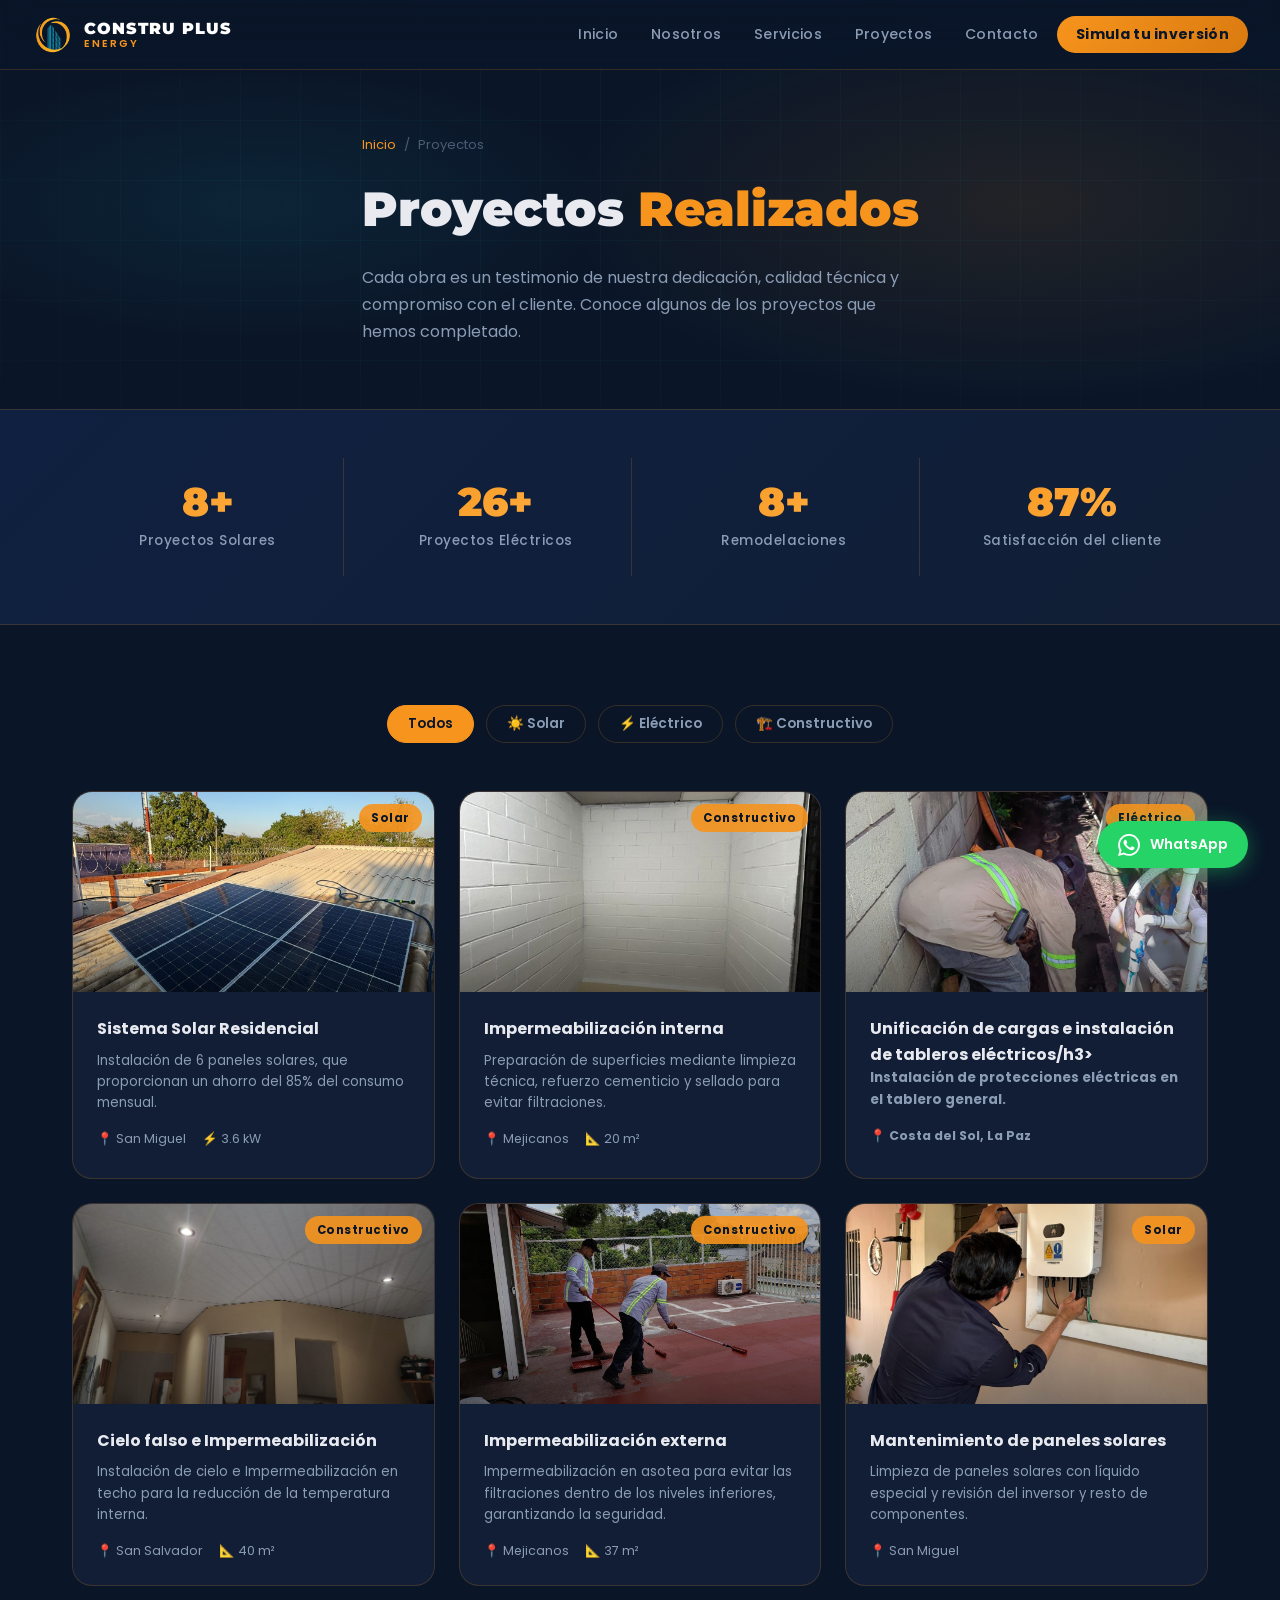
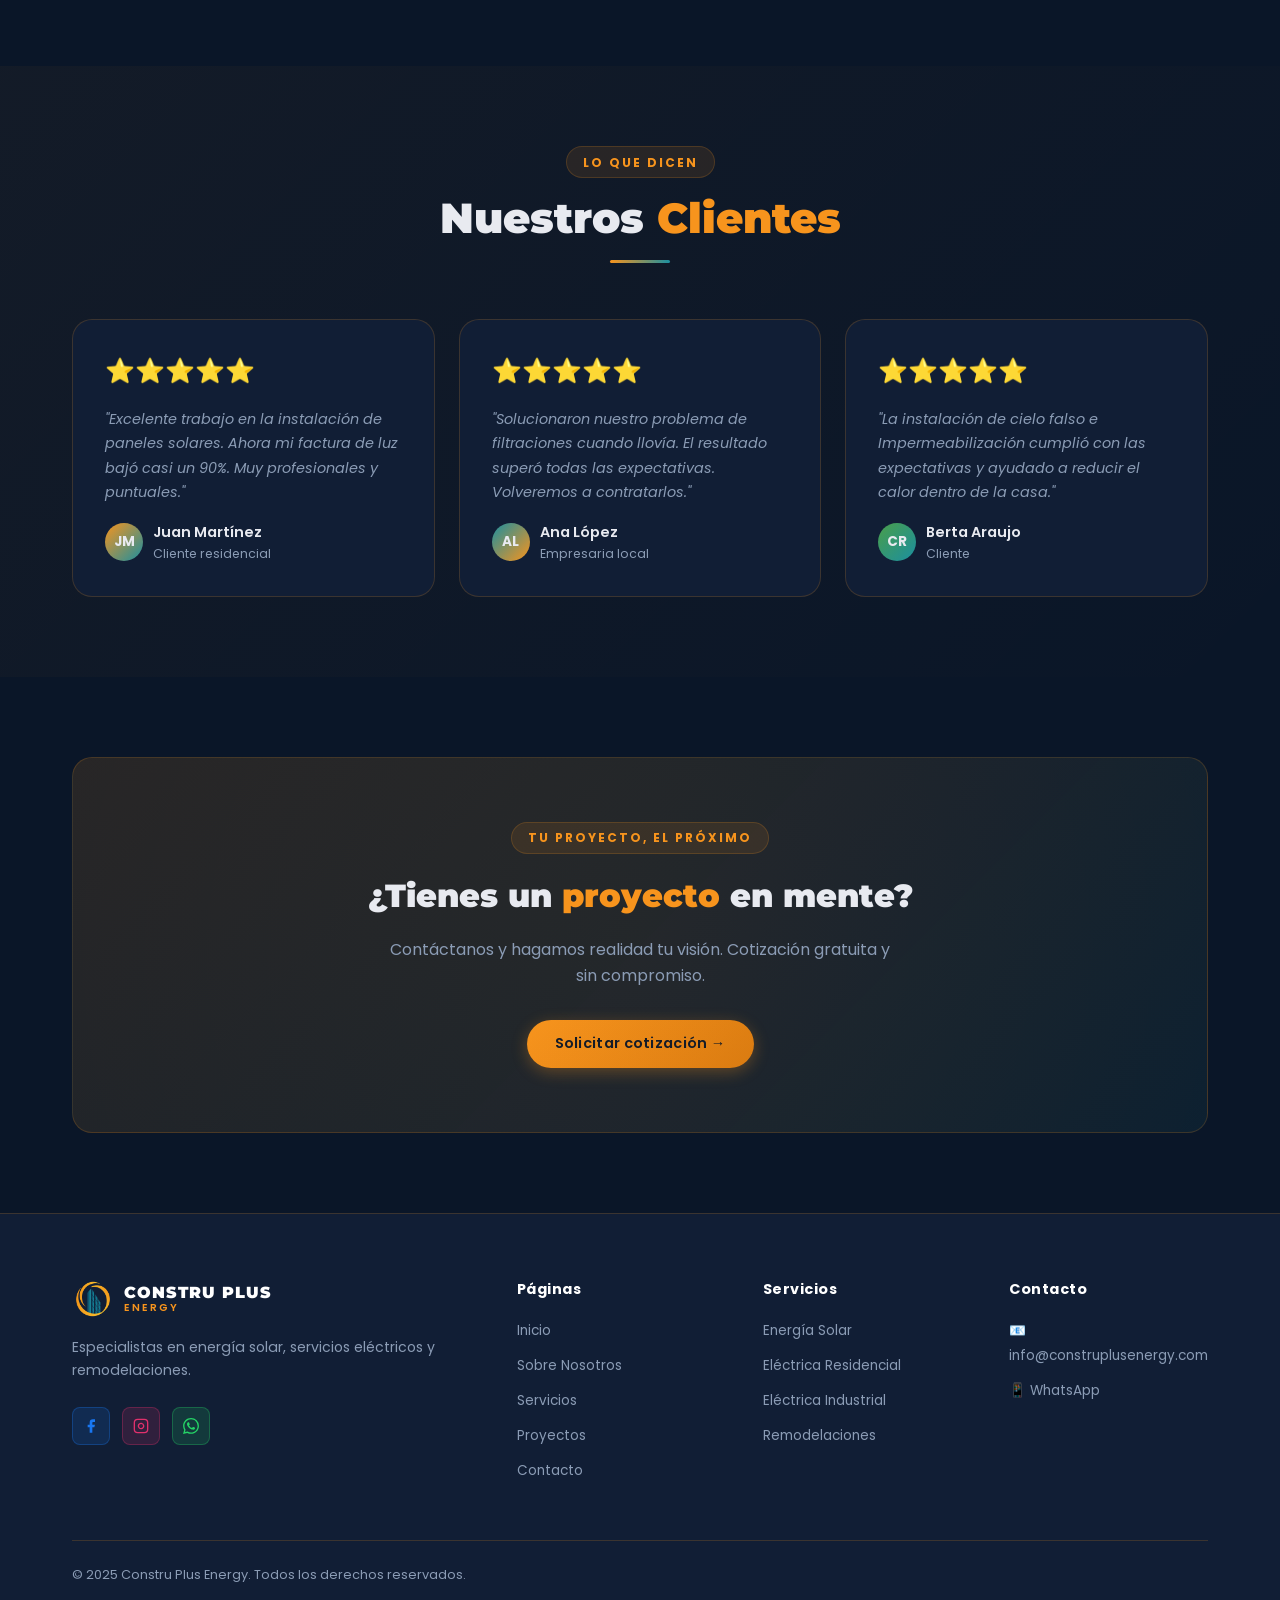
<file: proyectos/index.html>
﻿<!DOCTYPE html>
<html lang="es">
<head>
  <meta charset="UTF-8" />
  <meta name="viewport" content="width=device-width, initial-scale=1.0" />
  <meta name="description" content="Proyectos realizados por Constru Plus Energy — Instalaciones solares, servicios eléctricos y remodelaciones." />
  <title>Proyectos | Constru Plus Energy</title>
  <link rel="stylesheet" href="/css/styles.css" />
  <link rel="icon" type="image/png" href="/assets/logo.png" />
</head>
<body>

  <!-- ── HEADER ── -->
  <header class="header">
    <a href="/" class="logo">
      <img src="/assets/logo.png" alt="Constru Plus Energy" />
      <div class="logo-text">
        <span>CONSTRU PLUS</span>
        <span>ENERGY</span>
      </div>
    </a>
    <nav class="nav-links">
      <a href="/">Inicio</a>
      <a href="/sobre-nosotros">Nosotros</a>
      <a href="/servicios">Servicios</a>
      <a href="/proyectos">Proyectos</a>
      <a href="/contacto">Contacto</a>
      <a href="https://calcula-tu-ahorro.construplusenergy.com/" class="nav-cta" target="_blank" rel="noopener">Simula tu inversión</a>
    </nav>
    <button class="hamburger" aria-label="Menú">
      <span></span><span></span><span></span>
    </button>
  </header>

  <!-- ── PAGE HERO ── -->
  <div class="page-hero">
    <div class="page-hero-bg"><div class="hero-grid"></div></div>
    <div class="container page-hero-content">
      <div class="breadcrumb">
        <a href="/">Inicio</a>
        <span>/</span>
        <span>Proyectos</span>
      </div>
      <h1 class="page-title">Proyectos <span>Realizados</span></h1>
      <p class="page-desc">Cada obra es un testimonio de nuestra dedicación, calidad técnica y compromiso con el cliente. Conoce algunos de los proyectos que hemos completado.</p>
    </div>
  </div>

  <!-- ── STATS ── -->
  <div class="stats-section">
    <div class="container">
      <div class="stats-grid">
        <div class="stat-item reveal">
          <div class="stat-number counter" data-target="10" data-suffix="+">+</div>
          <div class="stat-label">Proyectos Solares</div>
        </div>
        <div class="stat-item reveal reveal-delay-1">
          <div class="stat-number counter" data-target="30" data-suffix="+">0+</div>
          <div class="stat-label">Proyectos Eléctricos</div>
        </div>
        <div class="stat-item reveal reveal-delay-2">
          <div class="stat-number counter" data-target="10" data-suffix="+">0+</div>
          <div class="stat-label">Remodelaciones</div>
        </div>
        <div class="stat-item reveal reveal-delay-3">
          <div class="stat-number counter" data-target="100" data-suffix="%">0%</div>
          <div class="stat-label">Satisfacción del cliente</div>
        </div>
      </div>
    </div>
  </div>

  <!-- ── PROJECTS ── -->
  <section>
    <div class="container">
      <!-- Filter -->
      <div class="projects-filter reveal">
        <button class="filter-btn active" data-filter="all">Todos</button>
        <button class="filter-btn" data-filter="solar">☀️ Solar</button>
        <button class="filter-btn" data-filter="electrico">⚡ Eléctrico</button>
        <button class="filter-btn" data-filter="constructivo">🏗️ Constructivo</button>
      </div>

      <div class="projects-grid">

        <!-- Solar -->
        <div class="project-card reveal reveal-delay-1" data-category="solar">
          <div class="project-thumb" style="padding:0; overflow:hidden;">
              <img src="/assets/proyectos/san-miguel.jpeg" alt="Sistema Solar"
                  style="width:100%; height:100%; object-fit:cover; display:block;" />
              <span class="project-badge badge-solar">Solar</span>
          </div>
          <div class="project-info">
            <h3>Sistema Solar Residencial</h3>
            <p>Instalación de 6 paneles solares, que proporcionan un ahorro del 85% del consumo mensual.</p>
            <div class="project-meta">
              <span>📍 San Miguel</span>
              <span>⚡ 3.6 kW</span>
            </div>
          </div>
        </div>

        <div class="project-card reveal reveal-delay-2" data-category="constructivo">
          <div class="project-thumb" style="padding:0; overflow:hidden;">
              <img src="/assets/proyectos/imperm-interna.jpeg" alt="Sistema Solar Residencial"
                  style="width:100%; height:100%; object-fit:cover; display:block;" />
              <span class="project-badge badge-solar">Constructivo</span>
          </div>
          <div class="project-info">
            <h3>Impermeabilización interna</h3>
            <p>Preparación de superficies mediante limpieza técnica, refuerzo cementicio y sellado para evitar filtraciones.</p>
            <div class="project-meta">
              <span>📍 Mejicanos</span>
              <span>📐 20 m²</span>
            </div>
          </div>
        </div>

        <div class="project-card reveal reveal-delay-3" data-category="electrico">
          <div class="project-thumb" style="padding:0; overflow:hidden;">
              <img src="/assets/proyectos/hotel-izalco.jpeg" alt="Proyecto eléctrico"
                  style="width:100%; height:100%; object-fit:cover; display:block;" />
              <span class="project-badge badge-solar">Eléctrico</span>
          </div>
          <div class="project-info">
            <h3>Unificación de cargas e instalación de tableros eléctricos/h3>
            <p>Instalación de protecciones eléctricas en el tablero general.</p>
            <div class="project-meta">
              <span>📍 Costa del Sol, La Paz</span>
            </div>
          </div>
        </div>

        <div class="project-card reveal reveal-delay-1" data-category="constructivo">
          <div class="project-thumb" style="padding:0; overflow:hidden;">
              <img src="/assets/proyectos/cielo-falso.jpeg" alt="Cielo falso"
                  style="width:100%; height:100%; object-fit:cover; display:block;" />
              <span class="project-badge badge-solar">Constructivo</span>
          </div>
          <div class="project-info">
            <h3>Cielo falso e Impermeabilización</h3>
            <p>Instalación de cielo e Impermeabilización en techo para la reducción de la temperatura interna.</p>
            <div class="project-meta">
              <span>📍 San Salvador</span>
              <span>📐 40 m²</span>
            </div>
          </div>
        </div>

        <div class="project-card reveal reveal-delay-2" data-category="constructivo">
          <div class="project-thumb" style="padding:0; overflow:hidden;">
              <img src="/assets/proyectos/imperm-externa.jpeg" alt="Impermeabilización externa"
                  style="width:100%; height:100%; object-fit:cover; display:block;" />
              <span class="project-badge badge-solar">Constructivo</span>
          </div>
          <div class="project-info">
            <h3>Impermeabilización externa</h3>
            <p>Impermeabilización en asotea para evitar las filtraciones dentro de los niveles inferiores, garantizando la seguridad.</p>
            <div class="project-meta">
              <span>📍 Mejicanos</span>
              <span>📐 37 m²</span>
            </div>
          </div>
        </div>

        <div class="project-card reveal reveal-delay-3" data-category="solar">
          <div class="project-thumb" style="padding:0; overflow:hidden;">
              <img src="/assets/proyectos/mant-san-miguel.jpeg" alt="Mantenimiento Solar Residencial"
                  style="width:100%; height:100%; object-fit:cover; display:block;" />
              <span class="project-badge badge-solar">Solar</span>
          </div>
          <div class="project-info">
            <h3>Mantenimiento de paneles solares</h3>
            <p>Limpieza de paneles solares con líquido especial y revisión del inversor y resto de componentes.</p>
            <div class="project-meta">
              <span>📍 San Miguel</span>
            </div>
          </div>
        </div>

      </div>

    </div>
  </section>

  <!-- ── TESTIMONIOS ── -->
  <section style="background: linear-gradient(135deg, rgba(247,148,29,0.04), transparent);">
    <div class="container">
      <div class="section-header reveal">
        <span class="section-tag">Lo que dicen</span>
        <h2 class="section-title">Nuestros <span>Clientes</span></h2>
        <div class="divider"></div>
      </div>
      <div style="display: grid; grid-template-columns: repeat(auto-fit, minmax(280px, 1fr)); gap: 1.5rem;">
        <div class="card reveal reveal-delay-1">
          <div style="font-size: 1.5rem; margin-bottom: 1rem;">⭐⭐⭐⭐⭐</div>
          <p style="font-style: italic; margin-bottom: 1rem;">"Excelente trabajo en la instalación de paneles solares. Ahora mi factura de luz bajó casi un 90%. Muy profesionales y puntuales."</p>
          <div style="display: flex; align-items: center; gap: 10px;">
            <div style="width: 38px; height: 38px; border-radius: 50%; background: linear-gradient(135deg, var(--orange), var(--teal)); display: flex; align-items: center; justify-content: center; font-weight: 700; font-size: 0.85rem;">JM</div>
            <div>
              <div style="font-weight: 600; font-size: 0.9rem;">Juan Martínez</div>
              <div style="color: var(--text-muted); font-size: 0.78rem;">Cliente residencial</div>
            </div>
          </div>
        </div>
        <div class="card reveal reveal-delay-2">
          <div style="font-size: 1.5rem; margin-bottom: 1rem;">⭐⭐⭐⭐⭐</div>
          <p style="font-style: italic; margin-bottom: 1rem;">"Solucionaron nuestro problema de filtraciones cuando llovía. El resultado superó todas las expectativas. Volveremos a contratarlos."</p>
          <div style="display: flex; align-items: center; gap: 10px;">
            <div style="width: 38px; height: 38px; border-radius: 50%; background: linear-gradient(135deg, var(--teal), var(--orange)); display: flex; align-items: center; justify-content: center; font-weight: 700; font-size: 0.85rem;">AL</div>
            <div>
              <div style="font-weight: 600; font-size: 0.9rem;">Ana López</div>
              <div style="color: var(--text-muted); font-size: 0.78rem;">Empresaria local</div>
            </div>
          </div>
        </div>
        <div class="card reveal reveal-delay-3">
          <div style="font-size: 1.5rem; margin-bottom: 1rem;">⭐⭐⭐⭐⭐</div>
          <p style="font-style: italic; margin-bottom: 1rem;">"La instalación de cielo falso e Impermeabilización cumplió con las expectativas y ayudado a reducir el calor dentro de la casa."</p>
          <div style="display: flex; align-items: center; gap: 10px;">
            <div style="width: 38px; height: 38px; border-radius: 50%; background: linear-gradient(135deg, #4a9e4a, var(--teal)); display: flex; align-items: center; justify-content: center; font-weight: 700; font-size: 0.85rem;">CR</div>
            <div>
              <div style="font-weight: 600; font-size: 0.9rem;">Berta Araujo</div>
              <div style="color: var(--text-muted); font-size: 0.78rem;">Cliente</div>
            </div>
          </div>
        </div>
      </div>
    </div>
  </section>

  <!-- ── CTA ── -->
  <section>
    <div class="container">
      <div class="cta-section reveal">
        <span class="section-tag">Tu proyecto, el próximo</span>
        <h2>¿Tienes un <span style="color: var(--orange);">proyecto</span> en mente?</h2>
        <p>Contáctanos y hagamos realidad tu visión. Cotización gratuita y sin compromiso.</p>
        <a href="/contacto" class="btn btn-primary">Solicitar cotización →</a>
      </div>
    </div>
  </section>

  <!-- ── FOOTER ── -->
  <footer class="footer">
    <div class="container">
      <div class="footer-grid">
        <div class="footer-brand">
          <a href="/" class="logo" style="margin-bottom: 0.5rem;">
            <img src="/assets/logo.png" alt="Constru Plus Energy" />
            <div class="logo-text">
              <span>CONSTRU PLUS</span>
              <span>ENERGY</span>
            </div>
          </a>
          <p>Especialistas en energía solar, servicios eléctricos y remodelaciones.</p>
          <div class="footer-social">
            <a href="https://www.facebook.com/share/1DhS5N5kwB/?mibextid=wwXIfr" class="social-btn fb" target="_blank" rel="noopener" aria-label="Facebook"><svg width="16" height="16" fill="currentColor" viewBox="0 0 24 24"><path d="M18 2h-3a5 5 0 0 0-5 5v3H7v4h3v8h4v-8h3l1-4h-4V7a1 1 0 0 1 1-1h3z"/></svg></a>
            <a href="https://www.instagram.com/construplusenergy?igsh=N2xpNG1tMXdidHR6" class="social-btn ig" target="_blank" rel="noopener" aria-label="Instagram"><svg width="16" height="16" fill="none" stroke="currentColor" stroke-width="2" viewBox="0 0 24 24"><rect x="2" y="2" width="20" height="20" rx="5" ry="5"/><path d="M16 11.37A4 4 0 1 1 12.63 8 4 4 0 0 1 16 11.37z"/><line x1="17.5" y1="6.5" x2="17.51" y2="6.5"/></svg></a>
            <a href="https://wa.me/50374163834" class="social-btn wa" target="_blank" rel="noopener" aria-label="WhatsApp"><svg width="16" height="16" fill="currentColor" viewBox="0 0 24 24"><path d="M17.472 14.382c-.297-.149-1.758-.867-2.03-.967-.273-.099-.471-.148-.67.15-.197.297-.767.966-.94 1.164-.173.199-.347.223-.644.075-.297-.15-1.255-.463-2.39-1.475-.883-.788-1.48-1.761-1.653-2.059-.173-.297-.018-.458.13-.606.134-.133.298-.347.446-.52.149-.174.198-.298.298-.497.099-.198.05-.371-.025-.52-.075-.149-.669-1.612-.916-2.207-.242-.579-.487-.5-.669-.51-.173-.008-.371-.01-.57-.01-.198 0-.52.074-.792.372-.272.297-1.04 1.016-1.04 2.479 0 1.462 1.065 2.875 1.213 3.074.149.198 2.096 3.2 5.077 4.487.709.306 1.262.489 1.694.625.712.227 1.36.195 1.871.118.571-.085 1.758-.719 2.006-1.413.248-.694.248-1.289.173-1.413-.074-.124-.272-.198-.57-.347m-5.421 7.403h-.004a9.87 9.87 0 0 1-5.031-1.378l-.361-.214-3.741.982.998-3.648-.235-.374a9.86 9.86 0 0 1-1.51-5.26c.001-5.45 4.436-9.884 9.888-9.884 2.64 0 5.122 1.03 6.988 2.898a9.825 9.825 0 0 1 2.893 6.994c-.003 5.45-4.437 9.884-9.885 9.884m8.413-18.297A11.815 11.815 0 0 0 12.05 0C5.495 0 .16 5.335.157 11.892c0 2.096.547 4.142 1.588 5.945L.057 24l6.305-1.654a11.882 11.882 0 0 0 5.683 1.448h.005c6.554 0 11.89-5.335 11.893-11.893a11.821 11.821 0 0 0-3.48-8.413Z"/></svg></a>
          </div>
        </div>
        <div class="footer-col">
          <h4>Páginas</h4>
          <ul>
            <li><a href="/">Inicio</a></li>
            <li><a href="/sobre-nosotros">Sobre Nosotros</a></li>
            <li><a href="/servicios">Servicios</a></li>
            <li><a href="/proyectos">Proyectos</a></li>
            <li><a href="/contacto">Contacto</a></li>
          </ul>
        </div>
        <div class="footer-col">
          <h4>Servicios</h4>
          <ul>
            <li><a href="/servicios#solar">Energía Solar</a></li>
            <li><a href="/servicios#electrico">Eléctrica Residencial</a></li>
            <li><a href="/servicios#electrico">Eléctrica Industrial</a></li>
            <li><a href="/servicios#remodelacion">Remodelaciones</a></li>
          </ul>
        </div>
        <div class="footer-col">
          <h4>Contacto</h4>
          <ul>
            <li><a href="/contacto">📧 info@construplusenergy.com</a></li>
            <li><a href="https://wa.me/50374163834" target="_blank" rel="noopener">📱 WhatsApp</a></li>
          </ul>
        </div>
      </div>
      <div class="footer-bottom">
        <span>© 2025 Constru Plus Energy. Todos los derechos reservados.</span>
      </div>
    </div>
  </footer>

  <a href="https://wa.me/50374163834" class="whatsapp-float" target="_blank" rel="noopener" aria-label="WhatsApp">
    <svg width="22" height="22" fill="currentColor" viewBox="0 0 24 24"><path d="M17.472 14.382c-.297-.149-1.758-.867-2.03-.967-.273-.099-.471-.148-.67.15-.197.297-.767.966-.94 1.164-.173.199-.347.223-.644.075-.297-.15-1.255-.463-2.39-1.475-.883-.788-1.48-1.761-1.653-2.059-.173-.297-.018-.458.13-.606.134-.133.298-.347.446-.52.149-.174.198-.298.298-.497.099-.198.05-.371-.025-.52-.075-.149-.669-1.612-.916-2.207-.242-.579-.487-.5-.669-.51-.173-.008-.371-.01-.57-.01-.198 0-.52.074-.792.372-.272.297-1.04 1.016-1.04 2.479 0 1.462 1.065 2.875 1.213 3.074.149.198 2.096 3.2 5.077 4.487.709.306 1.262.489 1.694.625.712.227 1.36.195 1.871.118.571-.085 1.758-.719 2.006-1.413.248-.694.248-1.289.173-1.413-.074-.124-.272-.198-.57-.347m-5.421 7.403h-.004a9.87 9.87 0 0 1-5.031-1.378l-.361-.214-3.741.982.998-3.648-.235-.374a9.86 9.86 0 0 1-1.51-5.26c.001-5.45 4.436-9.884 9.888-9.884 2.64 0 5.122 1.03 6.988 2.898a9.825 9.825 0 0 1 2.893 6.994c-.003 5.45-4.437 9.884-9.885 9.884m8.413-18.297A11.815 11.815 0 0 0 12.05 0C5.495 0 .16 5.335.157 11.892c0 2.096.547 4.142 1.588 5.945L.057 24l6.305-1.654a11.882 11.882 0 0 0 5.683 1.448h.005c6.554 0 11.89-5.335 11.893-11.893a11.821 11.821 0 0 0-3.48-8.413Z"/></svg>
    WhatsApp
  </a>

  <script src="/js/main.js"></script>
</body>
</html>
</file>
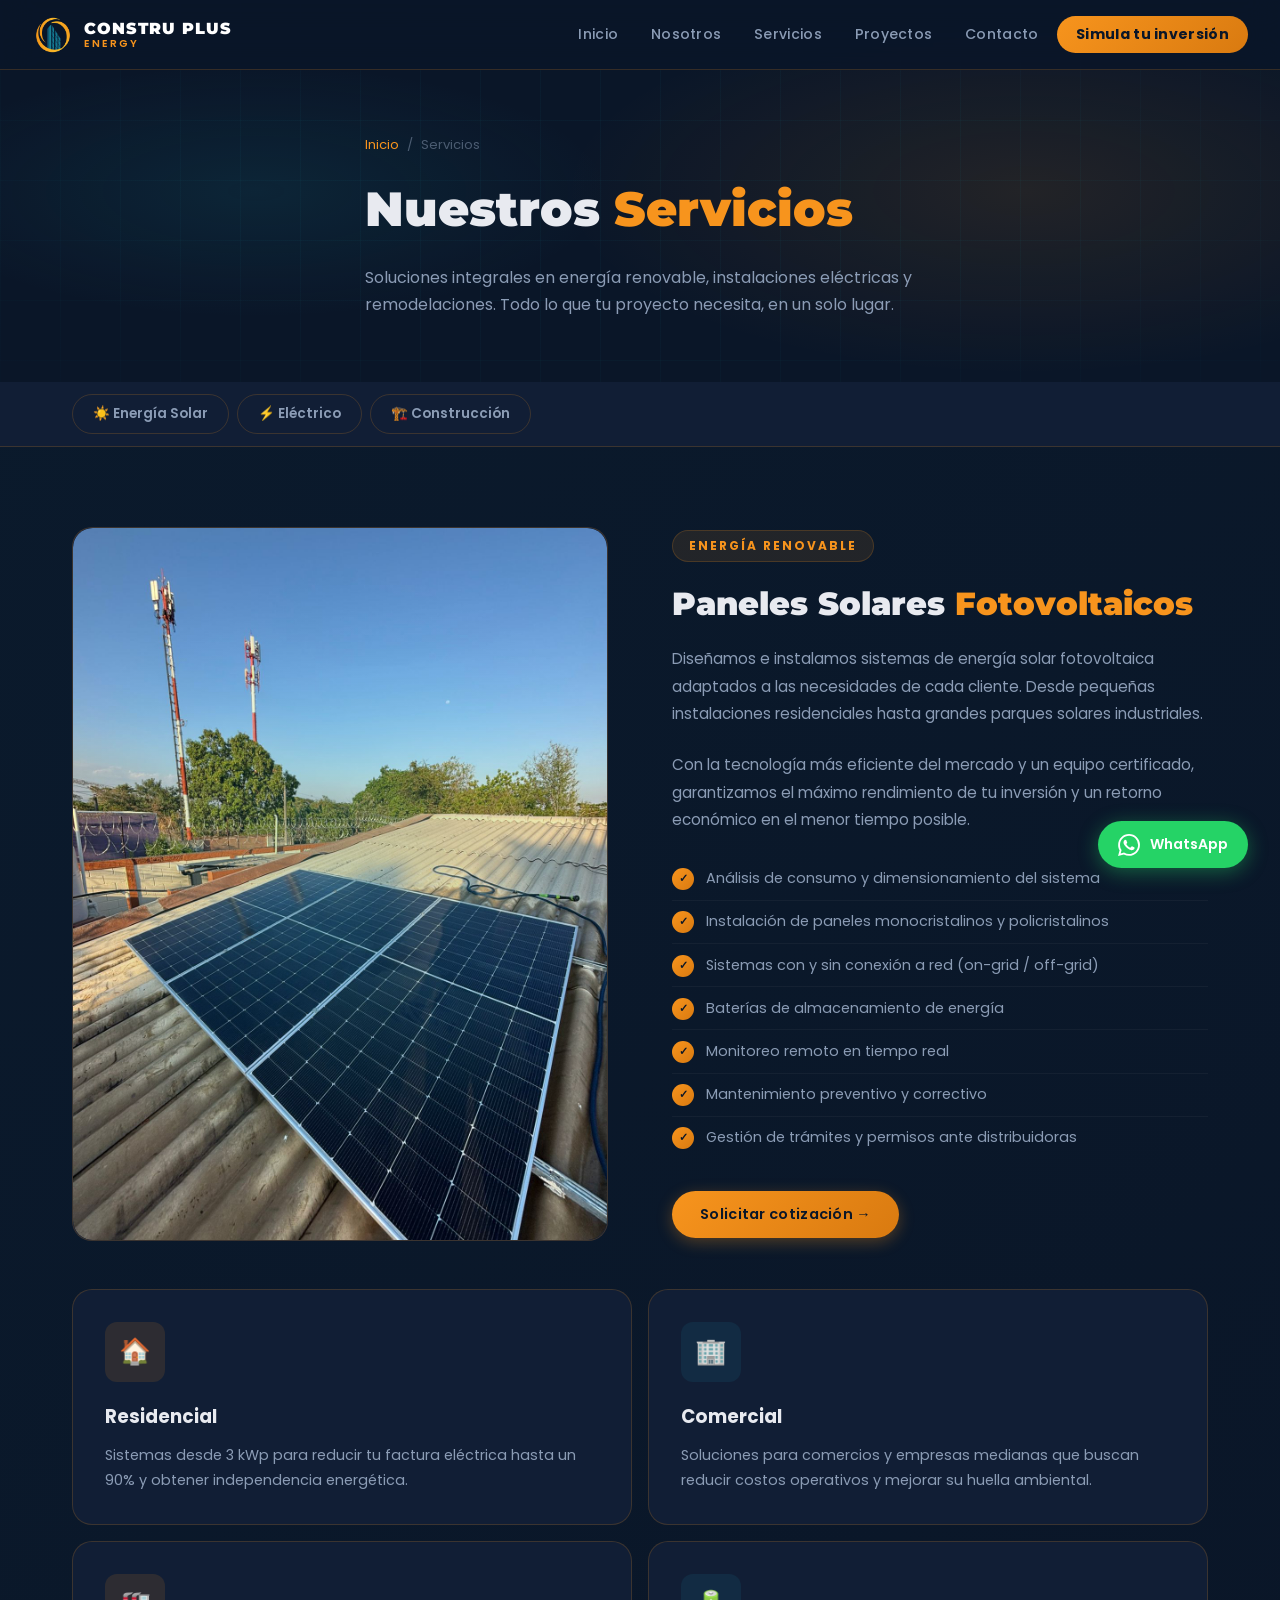
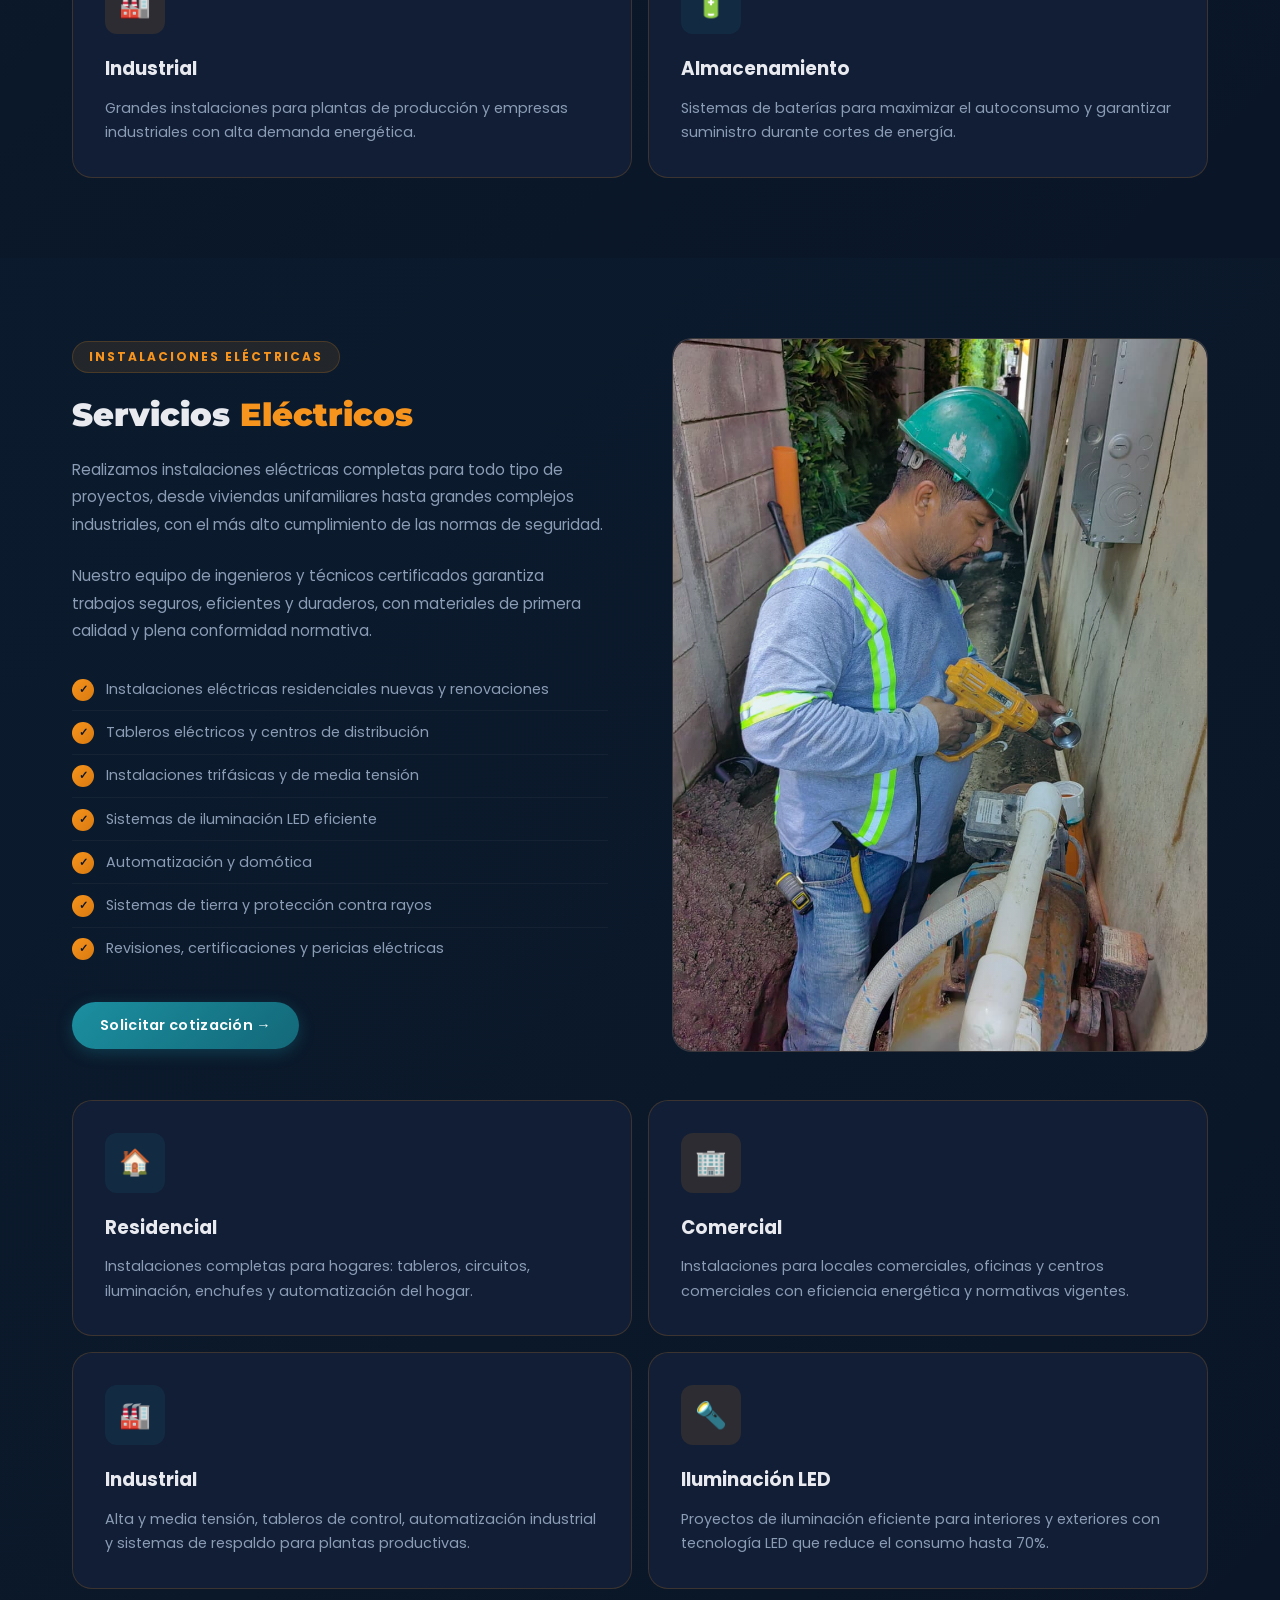
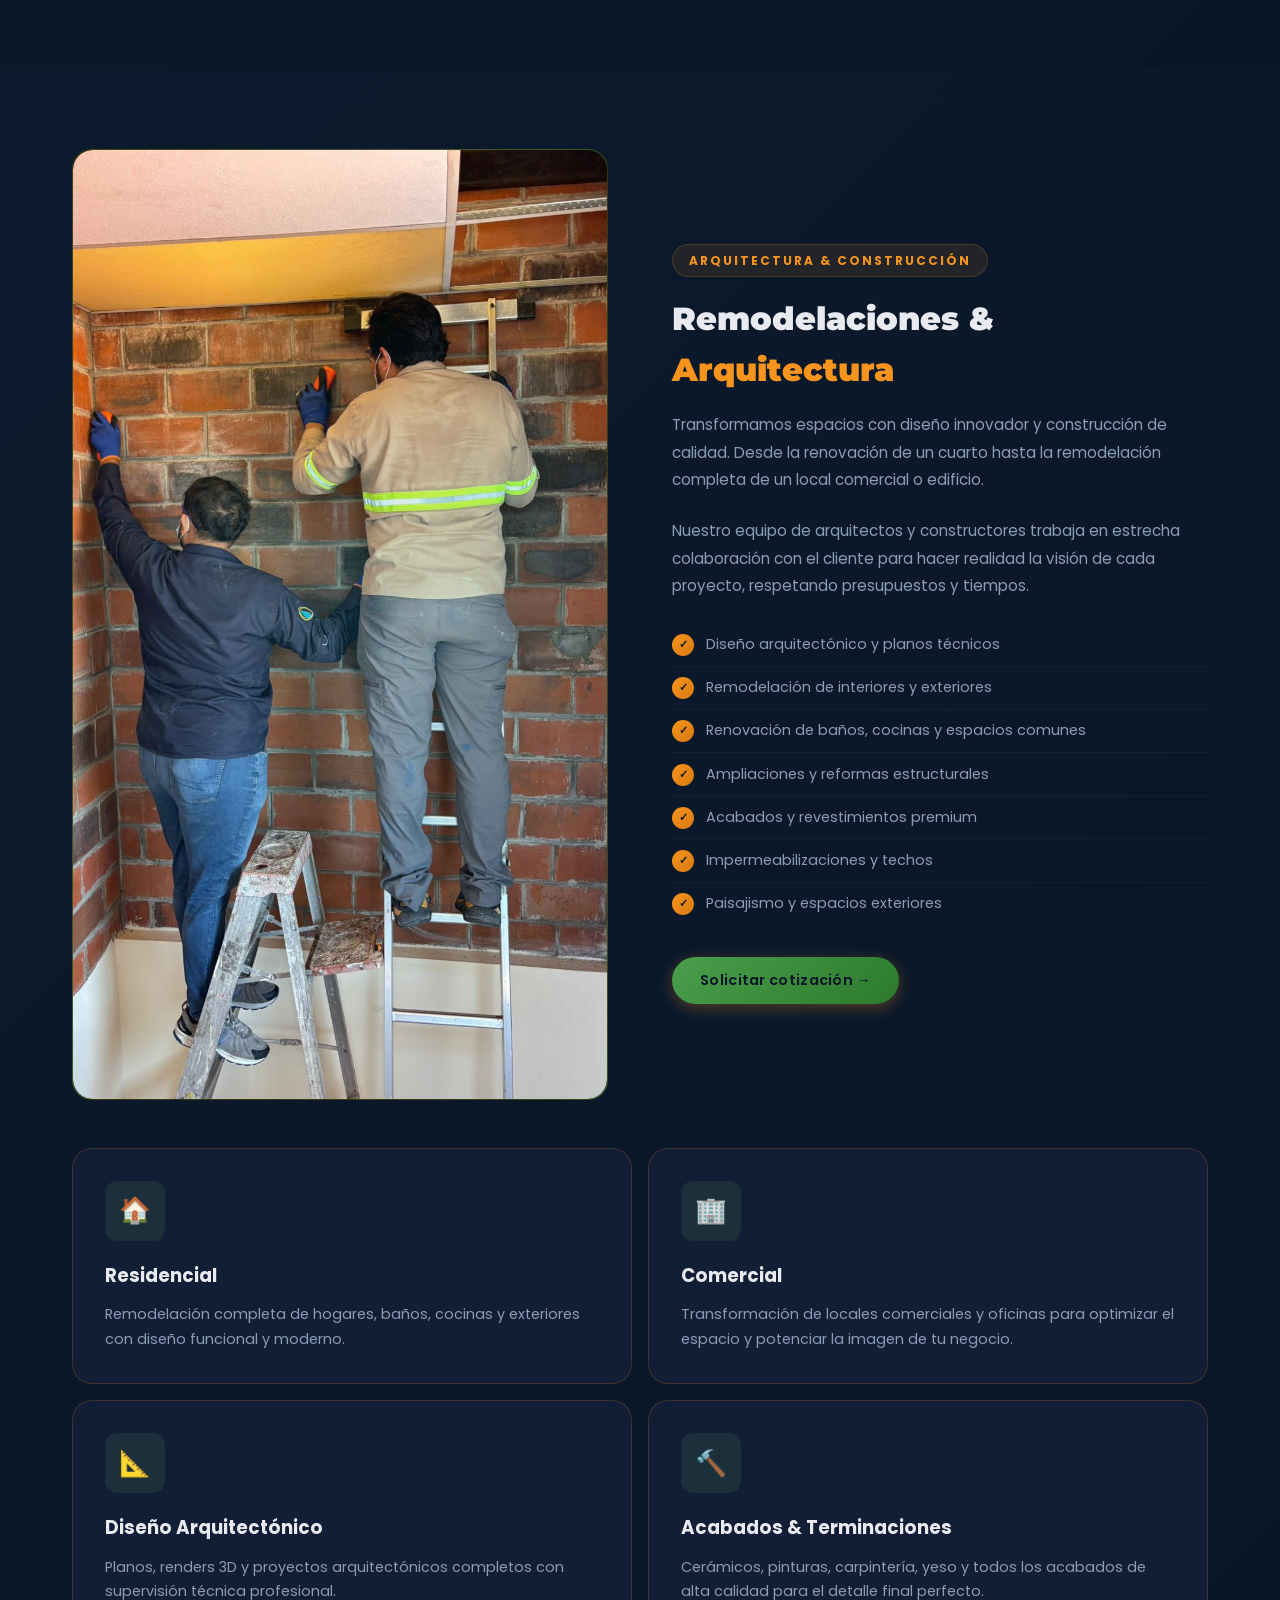
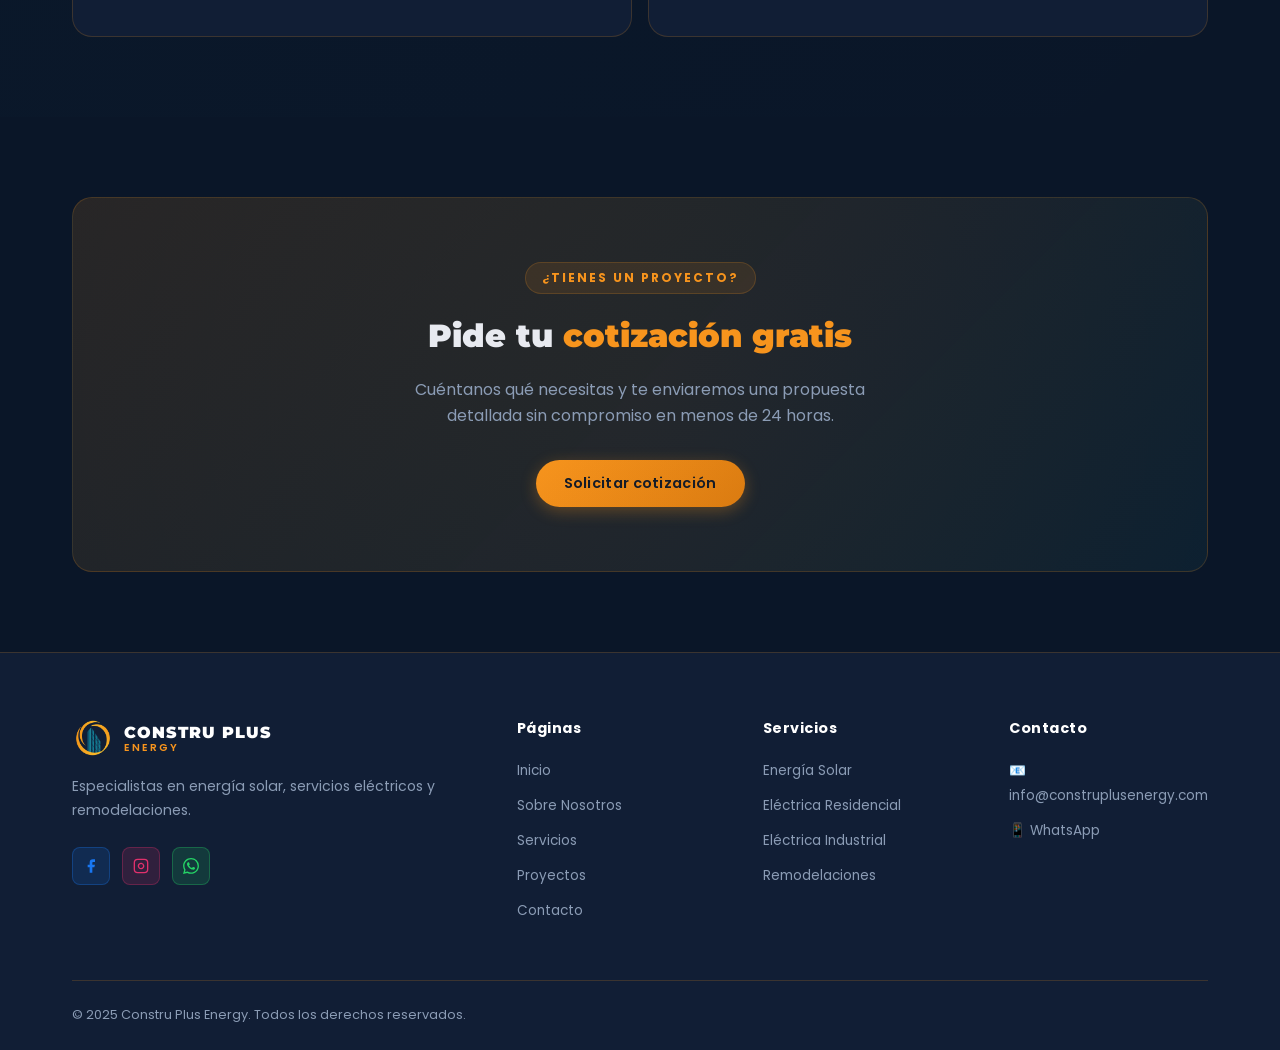
<file: servicios/index.html>
﻿<!DOCTYPE html>
<html lang="es">
<head>
  <meta charset="UTF-8" />
  <meta name="viewport" content="width=device-width, initial-scale=1.0" />
  <meta name="description" content="Servicios de Constru Plus Energy: Paneles Solares, Instalaciones Eléctricas y Remodelaciones. Soluciones integrales de calidad." />
  <title>Servicios | Constru Plus Energy</title>
  <link rel="stylesheet" href="/css/styles.css" />
  <link rel="icon" type="image/png" href="/assets/logo.png" />
</head>
<body>

  <!-- ── HEADER ── -->
  <header class="header">
    <a href="/" class="logo">
      <img src="/assets/logo.png" alt="Constru Plus Energy" />
      <div class="logo-text">
        <span>CONSTRU PLUS</span>
        <span>ENERGY</span>
      </div>
    </a>
    <nav class="nav-links">
      <a href="/">Inicio</a>
      <a href="/sobre-nosotros">Nosotros</a>
      <a href="/servicios">Servicios</a>
      <a href="/proyectos">Proyectos</a>
      <a href="/contacto">Contacto</a>
      <a href="https://calcula-tu-ahorro.construplusenergy.com/" class="nav-cta" target="_blank" rel="noopener">Simula tu inversión</a>
    </nav>
    <button class="hamburger" aria-label="Menú">
      <span></span><span></span><span></span>
    </button>
  </header>

  <!-- ── PAGE HERO ── -->
  <div class="page-hero">
    <div class="page-hero-bg"><div class="hero-grid"></div></div>
    <div class="container page-hero-content">
      <div class="breadcrumb">
        <a href="/">Inicio</a>
        <span>/</span>
        <span>Servicios</span>
      </div>
      <h1 class="page-title">Nuestros <span>Servicios</span></h1>
      <p class="page-desc">Soluciones integrales en energía renovable, instalaciones eléctricas y remodelaciones. Todo lo que tu proyecto necesita, en un solo lugar.</p>
    </div>
  </div>

  <!-- ── NAV SERVICIOS ── -->
  <div style="background: var(--navy-card); border-bottom: 1px solid var(--border); position: sticky; top: 70px; z-index: 100;">
    <div class="container" style="display: flex; gap: 0.5rem; padding-top: 0.75rem; padding-bottom: 0.75rem; overflow-x: auto;">
      <a href="#solar" class="filter-btn active" style="white-space: nowrap;">☀️ Energía Solar</a>
      <a href="#electrico" class="filter-btn" style="white-space: nowrap;">⚡ Eléctrico</a>
      <a href="#remodelacion" class="filter-btn" style="white-space: nowrap;">🏗️ Construcción</a>
    </div>
  </div>

  <!-- ── SOLAR ── -->
  <section id="solar" class="service-detail">
    <div class="container">
      <div class="service-detail-inner">
        <div class="service-detail-visual reveal">
          <img src="/assets/servicios-1.jpeg" alt="Paneles Solares" style="width:100%;height:100%;object-fit:cover;border-radius:inherit;">
        </div>
        <div class="service-detail-text reveal reveal-delay-2">
          <span class="section-tag">Energía Renovable</span>
          <h2>Paneles Solares <span>Fotovoltaicos</span></h2>
          <p>Diseñamos e instalamos sistemas de energía solar fotovoltaica adaptados a las necesidades de cada cliente. Desde pequeñas instalaciones residenciales hasta grandes parques solares industriales.</p>
          <p>Con la tecnología más eficiente del mercado y un equipo certificado, garantizamos el máximo rendimiento de tu inversión y un retorno económico en el menor tiempo posible.</p>
          <ul class="feature-list">
            <li>Análisis de consumo y dimensionamiento del sistema</li>
            <li>Instalación de paneles monocristalinos y policristalinos</li>
            <li>Sistemas con y sin conexión a red (on-grid / off-grid)</li>
            <li>Baterías de almacenamiento de energía</li>
            <li>Monitoreo remoto en tiempo real</li>
            <li>Mantenimiento preventivo y correctivo</li>
            <li>Gestión de trámites y permisos ante distribuidoras</li>
          </ul>
          <a href="/contacto" class="btn btn-primary">Solicitar cotización →</a>
        </div>
      </div>

      <div class="service-sub-grid">
        <div class="card reveal reveal-delay-1">
          <div class="card-icon icon-orange">🏠</div>
          <h3>Residencial</h3>
          <p>Sistemas desde 3 kWp para reducir tu factura eléctrica hasta un 90% y obtener independencia energética.</p>
        </div>
        <div class="card reveal reveal-delay-2">
          <div class="card-icon icon-teal">🏢</div>
          <h3>Comercial</h3>
          <p>Soluciones para comercios y empresas medianas que buscan reducir costos operativos y mejorar su huella ambiental.</p>
        </div>
        <div class="card reveal reveal-delay-3">
          <div class="card-icon icon-orange">🏭</div>
          <h3>Industrial</h3>
          <p>Grandes instalaciones para plantas de producción y empresas industriales con alta demanda energética.</p>
        </div>
        <div class="card reveal reveal-delay-4">
          <div class="card-icon icon-teal">🔋</div>
          <h3>Almacenamiento</h3>
          <p>Sistemas de baterías para maximizar el autoconsumo y garantizar suministro durante cortes de energía.</p>
        </div>
      </div>
    </div>
  </section>

  <!-- ── ELÉCTRICO ── -->
  <section id="electrico" class="service-detail" style="background: linear-gradient(135deg, rgba(27,143,160,0.04), transparent);">
    <div class="container">
      <div class="service-detail-inner reverse">
        <div class="service-detail-visual reveal" style="background: linear-gradient(135deg, var(--navy-alt), #0F2845);">
          <img src="/assets/equipo.jpeg" alt="Servicios Eléctricos" style="width:100%;height:100%;object-fit:cover;border-radius:inherit;">
        </div>
        <div class="service-detail-text reveal reveal-delay-2">
          <span class="section-tag">Instalaciones Eléctricas</span>
          <h2>Servicios <span>Eléctricos</span></h2>
          <p>Realizamos instalaciones eléctricas completas para todo tipo de proyectos, desde viviendas unifamiliares hasta grandes complejos industriales, con el más alto cumplimiento de las normas de seguridad.</p>
          <p>Nuestro equipo de ingenieros y técnicos certificados garantiza trabajos seguros, eficientes y duraderos, con materiales de primera calidad y plena conformidad normativa.</p>
          <ul class="feature-list">
            <li>Instalaciones eléctricas residenciales nuevas y renovaciones</li>
            <li>Tableros eléctricos y centros de distribución</li>
            <li>Instalaciones trifásicas y de media tensión</li>
            <li>Sistemas de iluminación LED eficiente</li>
            <li>Automatización y domótica</li>
            <li>Sistemas de tierra y protección contra rayos</li>
            <li>Revisiones, certificaciones y pericias eléctricas</li>
          </ul>
          <a href="/contacto" class="btn btn-teal">Solicitar cotización →</a>
        </div>
      </div>

      <div class="service-sub-grid">
        <div class="card reveal reveal-delay-1">
          <div class="card-icon icon-teal">🏠</div>
          <h3>Residencial</h3>
          <p>Instalaciones completas para hogares: tableros, circuitos, iluminación, enchufes y automatización del hogar.</p>
        </div>
        <div class="card reveal reveal-delay-2">
          <div class="card-icon icon-orange">🏢</div>
          <h3>Comercial</h3>
          <p>Instalaciones para locales comerciales, oficinas y centros comerciales con eficiencia energética y normativas vigentes.</p>
        </div>
        <div class="card reveal reveal-delay-3">
          <div class="card-icon icon-teal">🏭</div>
          <h3>Industrial</h3>
          <p>Alta y media tensión, tableros de control, automatización industrial y sistemas de respaldo para plantas productivas.</p>
        </div>
        <div class="card reveal reveal-delay-4">
          <div class="card-icon icon-orange">🔦</div>
          <h3>Iluminación LED</h3>
          <p>Proyectos de iluminación eficiente para interiores y exteriores con tecnología LED que reduce el consumo hasta 70%.</p>
        </div>
      </div>
    </div>
  </section>

  <!-- ── REMODELACIÓN ── -->
  <section id="remodelacion" class="service-detail">
    <div class="container">
      <div class="service-detail-inner">
        <div class="service-detail-visual reveal" style="background: linear-gradient(135deg, #0A2010, #1a4a2a);">
          <img src="/assets/servicios-3.jpeg" alt="Obras Civiles" style="width:100%;height:100%;object-fit:cover;border-radius:inherit;">
        </div>
        <div class="service-detail-text reveal reveal-delay-2">
          <span class="section-tag">Arquitectura & Construcción</span>
          <h2>Remodelaciones & <span>Arquitectura</span></h2>
          <p>Transformamos espacios con diseño innovador y construcción de calidad. Desde la renovación de un cuarto hasta la remodelación completa de un local comercial o edificio.</p>
          <p>Nuestro equipo de arquitectos y constructores trabaja en estrecha colaboración con el cliente para hacer realidad la visión de cada proyecto, respetando presupuestos y tiempos.</p>
          <ul class="feature-list">
            <li>Diseño arquitectónico y planos técnicos</li>
            <li>Remodelación de interiores y exteriores</li>
            <li>Renovación de baños, cocinas y espacios comunes</li>
            <li>Ampliaciones y reformas estructurales</li>
            <li>Acabados y revestimientos premium</li>
            <li>Impermeabilizaciones y techos</li>
            <li>Paisajismo y espacios exteriores</li>
          </ul>
          <a href="/contacto" class="btn btn-primary" style="background: linear-gradient(135deg, #4a9e4a, #2d7a2d);">Solicitar cotización →</a>
        </div>
      </div>

      <div class="service-sub-grid">
        <div class="card reveal reveal-delay-1">
          <div class="card-icon" style="background: rgba(100,180,100,0.12);">🏠</div>
          <h3>Residencial</h3>
          <p>Remodelación completa de hogares, baños, cocinas y exteriores con diseño funcional y moderno.</p>
        </div>
        <div class="card reveal reveal-delay-2">
          <div class="card-icon" style="background: rgba(100,180,100,0.12);">🏢</div>
          <h3>Comercial</h3>
          <p>Transformación de locales comerciales y oficinas para optimizar el espacio y potenciar la imagen de tu negocio.</p>
        </div>
        <div class="card reveal reveal-delay-3">
          <div class="card-icon" style="background: rgba(100,180,100,0.12);">📐</div>
          <h3>Diseño Arquitectónico</h3>
          <p>Planos, renders 3D y proyectos arquitectónicos completos con supervisión técnica profesional.</p>
        </div>
        <div class="card reveal reveal-delay-4">
          <div class="card-icon" style="background: rgba(100,180,100,0.12);">🔨</div>
          <h3>Acabados & Terminaciones</h3>
          <p>Cerámicos, pinturas, carpintería, yeso y todos los acabados de alta calidad para el detalle final perfecto.</p>
        </div>
      </div>
    </div>
  </section>

  <!-- ── CTA ── -->
  <section>
    <div class="container">
      <div class="cta-section reveal">
        <span class="section-tag">¿Tienes un proyecto?</span>
        <h2>Pide tu <span style="color: var(--orange);">cotización gratis</span></h2>
        <p>Cuéntanos qué necesitas y te enviaremos una propuesta detallada sin compromiso en menos de 24 horas.</p>
        <div style="display: flex; gap: 1rem; justify-content: center; flex-wrap: wrap;">
          <a href="/contacto" class="btn btn-primary">Solicitar cotización</a>
        </div>
      </div>
    </div>
  </section>

  <!-- ── FOOTER ── -->
  <footer class="footer">
    <div class="container">
      <div class="footer-grid">
        <div class="footer-brand">
          <a href="/" class="logo" style="margin-bottom: 0.5rem;">
            <img src="/assets/logo.png" alt="Constru Plus Energy" />
            <div class="logo-text">
              <span>CONSTRU PLUS</span>
              <span>ENERGY</span>
            </div>
          </a>
          <p>Especialistas en energía solar, servicios eléctricos y remodelaciones.</p>
          <div class="footer-social">
            <a href="https://www.facebook.com/share/1DhS5N5kwB/?mibextid=wwXIfr" class="social-btn fb" target="_blank" rel="noopener" aria-label="Facebook"><svg width="16" height="16" fill="currentColor" viewBox="0 0 24 24"><path d="M18 2h-3a5 5 0 0 0-5 5v3H7v4h3v8h4v-8h3l1-4h-4V7a1 1 0 0 1 1-1h3z"/></svg></a>
            <a href="https://www.instagram.com/construplusenergy?igsh=N2xpNG1tMXdidHR6" class="social-btn ig" target="_blank" rel="noopener" aria-label="Instagram"><svg width="16" height="16" fill="none" stroke="currentColor" stroke-width="2" viewBox="0 0 24 24"><rect x="2" y="2" width="20" height="20" rx="5" ry="5"/><path d="M16 11.37A4 4 0 1 1 12.63 8 4 4 0 0 1 16 11.37z"/><line x1="17.5" y1="6.5" x2="17.51" y2="6.5"/></svg></a>
            <a href="https://wa.me/50374163834" class="social-btn wa" target="_blank" rel="noopener" aria-label="WhatsApp"><svg width="16" height="16" fill="currentColor" viewBox="0 0 24 24"><path d="M17.472 14.382c-.297-.149-1.758-.867-2.03-.967-.273-.099-.471-.148-.67.15-.197.297-.767.966-.94 1.164-.173.199-.347.223-.644.075-.297-.15-1.255-.463-2.39-1.475-.883-.788-1.48-1.761-1.653-2.059-.173-.297-.018-.458.13-.606.134-.133.298-.347.446-.52.149-.174.198-.298.298-.497.099-.198.05-.371-.025-.52-.075-.149-.669-1.612-.916-2.207-.242-.579-.487-.5-.669-.51-.173-.008-.371-.01-.57-.01-.198 0-.52.074-.792.372-.272.297-1.04 1.016-1.04 2.479 0 1.462 1.065 2.875 1.213 3.074.149.198 2.096 3.2 5.077 4.487.709.306 1.262.489 1.694.625.712.227 1.36.195 1.871.118.571-.085 1.758-.719 2.006-1.413.248-.694.248-1.289.173-1.413-.074-.124-.272-.198-.57-.347m-5.421 7.403h-.004a9.87 9.87 0 0 1-5.031-1.378l-.361-.214-3.741.982.998-3.648-.235-.374a9.86 9.86 0 0 1-1.51-5.26c.001-5.45 4.436-9.884 9.888-9.884 2.64 0 5.122 1.03 6.988 2.898a9.825 9.825 0 0 1 2.893 6.994c-.003 5.45-4.437 9.884-9.885 9.884m8.413-18.297A11.815 11.815 0 0 0 12.05 0C5.495 0 .16 5.335.157 11.892c0 2.096.547 4.142 1.588 5.945L.057 24l6.305-1.654a11.882 11.882 0 0 0 5.683 1.448h.005c6.554 0 11.89-5.335 11.893-11.893a11.821 11.821 0 0 0-3.48-8.413Z"/></svg></a>
          </div>
        </div>
        <div class="footer-col">
          <h4>Páginas</h4>
          <ul>
            <li><a href="/">Inicio</a></li>
            <li><a href="/sobre-nosotros">Sobre Nosotros</a></li>
            <li><a href="/servicios">Servicios</a></li>
            <li><a href="/proyectos">Proyectos</a></li>
            <li><a href="/contacto">Contacto</a></li>
          </ul>
        </div>
        <div class="footer-col">
          <h4>Servicios</h4>
          <ul>
            <li><a href="#solar">Energía Solar</a></li>
            <li><a href="#electrico">Eléctrica Residencial</a></li>
            <li><a href="#electrico">Eléctrica Industrial</a></li>
            <li><a href="#remodelacion">Remodelaciones</a></li>
          </ul>
        </div>
        <div class="footer-col">
          <h4>Contacto</h4>
          <ul>
            <li><a href="/contacto">📧 info@construplusenergy.com</a></li>
            <li><a href="https://wa.me/50374163834" target="_blank" rel="noopener">📱 WhatsApp</a></li>
          </ul>
        </div>
      </div>
      <div class="footer-bottom">
        <span>© 2025 Constru Plus Energy. Todos los derechos reservados.</span>
      </div>
    </div>
  </footer>

  <a href="https://wa.me/50374163834" class="whatsapp-float" target="_blank" rel="noopener" aria-label="WhatsApp">
    <svg width="22" height="22" fill="currentColor" viewBox="0 0 24 24"><path d="M17.472 14.382c-.297-.149-1.758-.867-2.03-.967-.273-.099-.471-.148-.67.15-.197.297-.767.966-.94 1.164-.173.199-.347.223-.644.075-.297-.15-1.255-.463-2.39-1.475-.883-.788-1.48-1.761-1.653-2.059-.173-.297-.018-.458.13-.606.134-.133.298-.347.446-.52.149-.174.198-.298.298-.497.099-.198.05-.371-.025-.52-.075-.149-.669-1.612-.916-2.207-.242-.579-.487-.5-.669-.51-.173-.008-.371-.01-.57-.01-.198 0-.52.074-.792.372-.272.297-1.04 1.016-1.04 2.479 0 1.462 1.065 2.875 1.213 3.074.149.198 2.096 3.2 5.077 4.487.709.306 1.262.489 1.694.625.712.227 1.36.195 1.871.118.571-.085 1.758-.719 2.006-1.413.248-.694.248-1.289.173-1.413-.074-.124-.272-.198-.57-.347m-5.421 7.403h-.004a9.87 9.87 0 0 1-5.031-1.378l-.361-.214-3.741.982.998-3.648-.235-.374a9.86 9.86 0 0 1-1.51-5.26c.001-5.45 4.436-9.884 9.888-9.884 2.64 0 5.122 1.03 6.988 2.898a9.825 9.825 0 0 1 2.893 6.994c-.003 5.45-4.437 9.884-9.885 9.884m8.413-18.297A11.815 11.815 0 0 0 12.05 0C5.495 0 .16 5.335.157 11.892c0 2.096.547 4.142 1.588 5.945L.057 24l6.305-1.654a11.882 11.882 0 0 0 5.683 1.448h.005c6.554 0 11.89-5.335 11.893-11.893a11.821 11.821 0 0 0-3.48-8.413Z"/></svg>
    WhatsApp
  </a>

  <script src="/js/main.js"></script>
  <script>
    // Sticky service nav active state
    const serviceNavBtns = document.querySelectorAll('.filter-btn[href^="#"]');
    const sections = ['solar','electrico','remodelacion'].map(id => document.getElementById(id));
    window.addEventListener('scroll', () => {
      let current = '';
      sections.forEach(s => { if (s && window.scrollY >= s.offsetTop - 200) current = s.id; });
      serviceNavBtns.forEach(b => {
        b.classList.toggle('active', b.getAttribute('href') === '#' + current);
      });
    });
  </script>
</body>
</html>
</file>
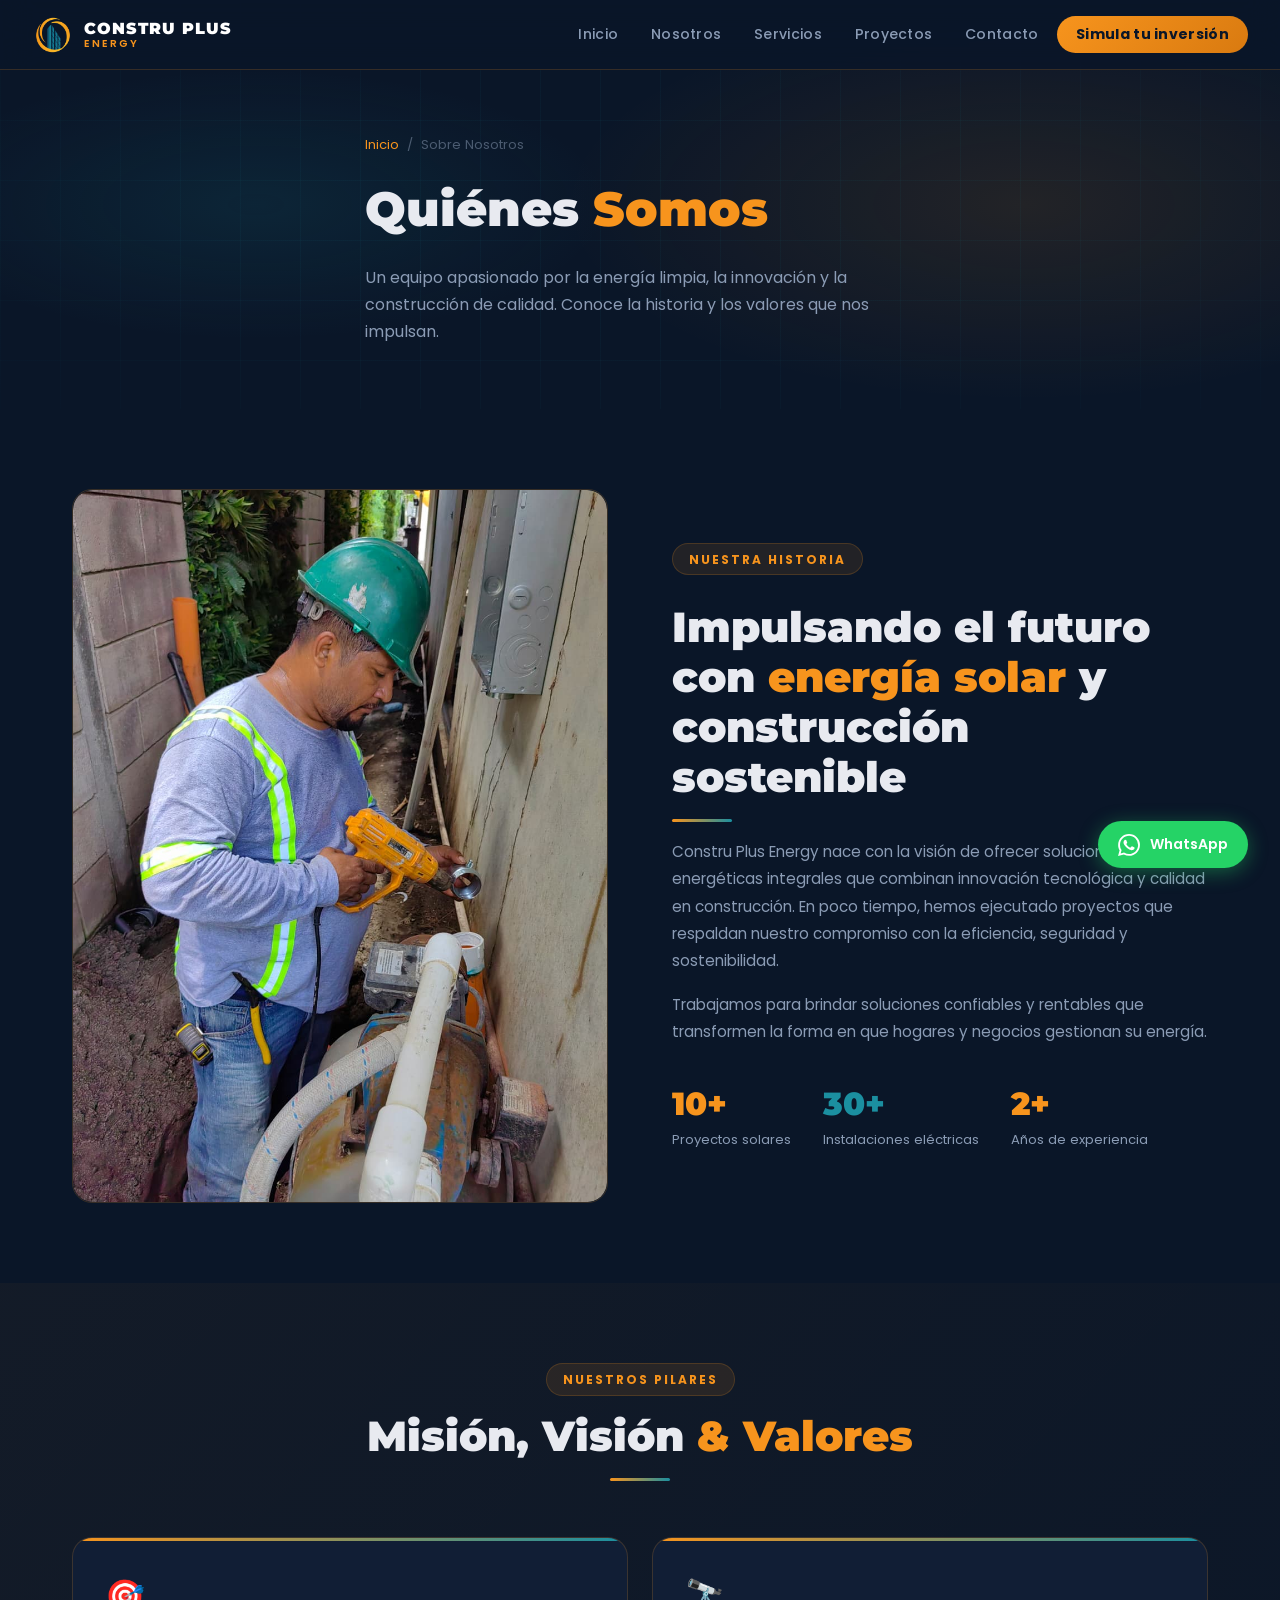
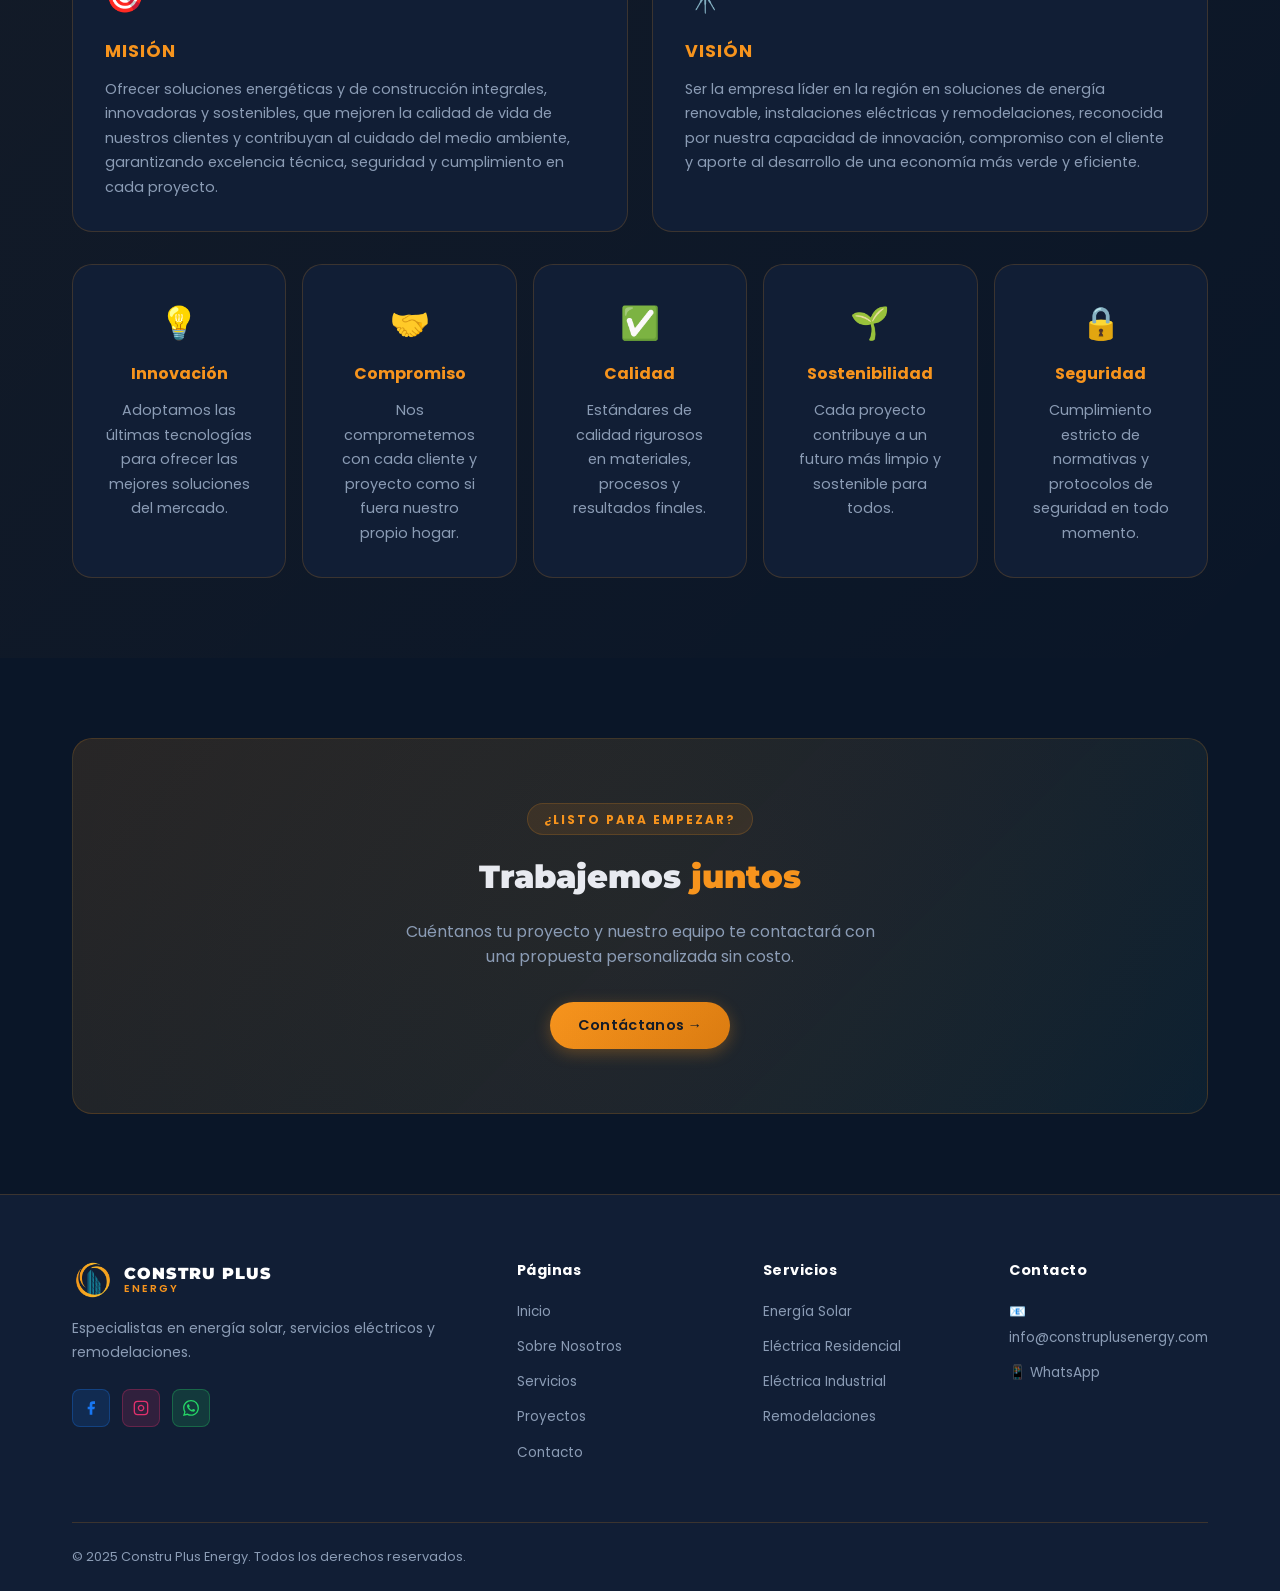
<file: sobre-nosotros/index.html>
﻿<!DOCTYPE html>
<html lang="es">
<head>
  <meta charset="UTF-8" />
  <meta name="viewport" content="width=device-width, initial-scale=1.0" />
  <meta name="description" content="Conoce a Constru Plus Energy — Nuestra misión, visión, valores y el equipo de socios que impulsa cada proyecto." />
  <title>Sobre Nosotros | Constru Plus Energy</title>
  <link rel="stylesheet" href="/css/styles.css" />
  <link rel="icon" type="image/png" href="/assets/logo.png" />
</head>
<body>

  <!-- ── HEADER ── -->
  <header class="header">
    <a href="/" class="logo">
      <img src="/assets/logo.png" alt="Constru Plus Energy" />
      <div class="logo-text">
        <span>CONSTRU PLUS</span>
        <span>ENERGY</span>
      </div>
    </a>
    <nav class="nav-links">
      <a href="/">Inicio</a>
      <a href="/sobre-nosotros">Nosotros</a>
      <a href="/servicios">Servicios</a>
      <a href="/proyectos">Proyectos</a>
      <a href="/contacto">Contacto</a>
      <a href="https://calcula-tu-ahorro.construplusenergy.com/" class="nav-cta" target="_blank" rel="noopener">Simula tu inversión</a>
    </nav>
    <button class="hamburger" aria-label="Menú">
      <span></span><span></span><span></span>
    </button>
  </header>

  <!-- ── PAGE HERO ── -->
  <div class="page-hero">
    <div class="page-hero-bg"><div class="hero-grid"></div></div>
    <div class="container page-hero-content">
      <div class="breadcrumb">
        <a href="/">Inicio</a>
        <span>/</span>
        <span>Sobre Nosotros</span>
      </div>
      <h1 class="page-title">Quiénes <span>Somos</span></h1>
      <p class="page-desc">Un equipo apasionado por la energía limpia, la innovación y la construcción de calidad. Conoce la historia y los valores que nos impulsan.</p>
    </div>
  </div>

  <!-- ── INTRO ── -->
  <section>
    <div class="container">
      <div class="about-intro">
        <div class="about-img-placeholder reveal" style="padding:0; overflow:hidden; background:none; border-radius: var(--radius-lg);">
          <img src="/assets/equipo.jpeg" alt="Equipo Constru Plus Energy"
               style="width:100%; height:100%; min-height:400px; object-fit:cover; display:block; border-radius: var(--radius-lg);" />
        </div>
        <div class="reveal reveal-delay-2">
          <span class="section-tag">Nuestra Historia</span>
          <h2 class="section-title" style="text-align: left; margin-top: 0.75rem;">
            Impulsando el futuro con <span>energía solar</span> y construcción sostenible
          </h2>
          <div class="divider" style="margin: 1rem 0;"></div>
          <p style="color: var(--text-muted); font-size: 0.95rem; line-height: 1.8; margin-bottom: 1rem;">
            Constru Plus Energy nace con la visión de ofrecer soluciones energéticas integrales que combinan innovación tecnológica y calidad en construcción. En poco tiempo, hemos ejecutado proyectos que respaldan nuestro compromiso con la eficiencia, seguridad y sostenibilidad.
          </p>
          <p style="color: var(--text-muted); font-size: 0.95rem; line-height: 1.8; margin-bottom: 2rem;">
            Trabajamos para brindar soluciones confiables y rentables que transformen la forma en que hogares y negocios gestionan su energía.
          </p>
          <div style="display: flex; gap: 2rem; flex-wrap: wrap;">
            <div>
              <div style="font-family: 'Montserrat', sans-serif; font-size: 2rem; font-weight: 900; color: var(--orange);">10+</div>
              <div style="color: var(--text-muted); font-size: 0.82rem;">Proyectos solares</div>
            </div>
            <div>
              <div style="font-family: 'Montserrat', sans-serif; font-size: 2rem; font-weight: 900; color: var(--teal);">30+</div>
              <div style="color: var(--text-muted); font-size: 0.82rem;">Instalaciones eléctricas</div>
            </div>
            <div>
              <div style="font-family: 'Montserrat', sans-serif; font-size: 2rem; font-weight: 900; color: var(--orange);">2+</div>
              <div style="color: var(--text-muted); font-size: 0.82rem;">Años de experiencia</div>
            </div>
          </div>
        </div>
      </div>
    </div>
  </section>

  <!-- ── MISIÓN / VISIÓN / VALORES ── -->
  <section style="background: linear-gradient(135deg, rgba(247,148,29,0.04), transparent);">
    <div class="container">
      <div class="section-header reveal">
        <span class="section-tag">Nuestros pilares</span>
        <h2 class="section-title">Misión, Visión <span>& Valores</span></h2>
        <div class="divider"></div>
      </div>

      <div class="mv-grid">
        <div class="mv-card reveal reveal-delay-1">
          <div class="mv-icon">🎯</div>
          <h3>Misión</h3>
          <p>Ofrecer soluciones energéticas y de construcción integrales, innovadoras y sostenibles, que mejoren la calidad de vida de nuestros clientes y contribuyan al cuidado del medio ambiente, garantizando excelencia técnica, seguridad y cumplimiento en cada proyecto.</p>
        </div>
        <div class="mv-card reveal reveal-delay-2">
          <div class="mv-icon">🔭</div>
          <h3>Visión</h3>
          <p>Ser la empresa líder en la región en soluciones de energía renovable, instalaciones eléctricas y remodelaciones, reconocida por nuestra capacidad de innovación, compromiso con el cliente y aporte al desarrollo de una economía más verde y eficiente.</p>
        </div>
      </div>

      <div style="display: grid; grid-template-columns: repeat(auto-fit, minmax(200px, 1fr)); gap: 1rem; margin-top: 2rem;">
        <div class="card reveal reveal-delay-1" style="text-align: center;">
          <div style="font-size: 2rem; margin-bottom: 0.75rem;">💡</div>
          <h3 style="font-size: 1rem; color: var(--orange);">Innovación</h3>
          <p>Adoptamos las últimas tecnologías para ofrecer las mejores soluciones del mercado.</p>
        </div>
        <div class="card reveal reveal-delay-2" style="text-align: center;">
          <div style="font-size: 2rem; margin-bottom: 0.75rem;">🤝</div>
          <h3 style="font-size: 1rem; color: var(--orange);">Compromiso</h3>
          <p>Nos comprometemos con cada cliente y proyecto como si fuera nuestro propio hogar.</p>
        </div>
        <div class="card reveal reveal-delay-3" style="text-align: center;">
          <div style="font-size: 2rem; margin-bottom: 0.75rem;">✅</div>
          <h3 style="font-size: 1rem; color: var(--orange);">Calidad</h3>
          <p>Estándares de calidad rigurosos en materiales, procesos y resultados finales.</p>
        </div>
        <div class="card reveal reveal-delay-4" style="text-align: center;">
          <div style="font-size: 2rem; margin-bottom: 0.75rem;">🌱</div>
          <h3 style="font-size: 1rem; color: var(--orange);">Sostenibilidad</h3>
          <p>Cada proyecto contribuye a un futuro más limpio y sostenible para todos.</p>
        </div>
        <div class="card reveal reveal-delay-5" style="text-align: center;">
          <div style="font-size: 2rem; margin-bottom: 0.75rem;">🔒</div>
          <h3 style="font-size: 1rem; color: var(--orange);">Seguridad</h3>
          <p>Cumplimiento estricto de normativas y protocolos de seguridad en todo momento.</p>
        </div>
      </div>
    </div>
  </section>

  <!-- ── CTA ── -->
  <section>
    <div class="container">
      <div class="cta-section reveal">
        <span class="section-tag">¿Listo para empezar?</span>
        <h2>Trabajemos <span style="color: var(--orange);">juntos</span></h2>
        <p>Cuéntanos tu proyecto y nuestro equipo te contactará con una propuesta personalizada sin costo.</p>
        <a href="/contacto" class="btn btn-primary">Contáctanos →</a>
      </div>
    </div>
  </section>

  <!-- ── FOOTER ── -->
  <footer class="footer">
    <div class="container">
      <div class="footer-grid">
        <div class="footer-brand">
          <a href="/" class="logo" style="margin-bottom: 0.5rem;">
            <img src="/assets/logo.png" alt="Constru Plus Energy" />
            <div class="logo-text">
              <span>CONSTRU PLUS</span>
              <span>ENERGY</span>
            </div>
          </a>
          <p>Especialistas en energía solar, servicios eléctricos y remodelaciones.</p>
          <div class="footer-social">
            <a href="https://www.facebook.com/share/1DhS5N5kwB/?mibextid=wwXIfr" class="social-btn fb" target="_blank" rel="noopener" aria-label="Facebook">
              <svg width="16" height="16" fill="currentColor" viewBox="0 0 24 24"><path d="M18 2h-3a5 5 0 0 0-5 5v3H7v4h3v8h4v-8h3l1-4h-4V7a1 1 0 0 1 1-1h3z"/></svg>
            </a>
            <a href="https://www.instagram.com/construplusenergy?igsh=N2xpNG1tMXdidHR6" class="social-btn ig" target="_blank" rel="noopener" aria-label="Instagram">
              <svg width="16" height="16" fill="none" stroke="currentColor" stroke-width="2" viewBox="0 0 24 24"><rect x="2" y="2" width="20" height="20" rx="5" ry="5"/><path d="M16 11.37A4 4 0 1 1 12.63 8 4 4 0 0 1 16 11.37z"/><line x1="17.5" y1="6.5" x2="17.51" y2="6.5"/></svg>
            </a>
            <a href="https://wa.me/50374163834" class="social-btn wa" target="_blank" rel="noopener" aria-label="WhatsApp">
              <svg width="16" height="16" fill="currentColor" viewBox="0 0 24 24"><path d="M17.472 14.382c-.297-.149-1.758-.867-2.03-.967-.273-.099-.471-.148-.67.15-.197.297-.767.966-.94 1.164-.173.199-.347.223-.644.075-.297-.15-1.255-.463-2.39-1.475-.883-.788-1.48-1.761-1.653-2.059-.173-.297-.018-.458.13-.606.134-.133.298-.347.446-.52.149-.174.198-.298.298-.497.099-.198.05-.371-.025-.52-.075-.149-.669-1.612-.916-2.207-.242-.579-.487-.5-.669-.51-.173-.008-.371-.01-.57-.01-.198 0-.52.074-.792.372-.272.297-1.04 1.016-1.04 2.479 0 1.462 1.065 2.875 1.213 3.074.149.198 2.096 3.2 5.077 4.487.709.306 1.262.489 1.694.625.712.227 1.36.195 1.871.118.571-.085 1.758-.719 2.006-1.413.248-.694.248-1.289.173-1.413-.074-.124-.272-.198-.57-.347m-5.421 7.403h-.004a9.87 9.87 0 0 1-5.031-1.378l-.361-.214-3.741.982.998-3.648-.235-.374a9.86 9.86 0 0 1-1.51-5.26c.001-5.45 4.436-9.884 9.888-9.884 2.64 0 5.122 1.03 6.988 2.898a9.825 9.825 0 0 1 2.893 6.994c-.003 5.45-4.437 9.884-9.885 9.884m8.413-18.297A11.815 11.815 0 0 0 12.05 0C5.495 0 .16 5.335.157 11.892c0 2.096.547 4.142 1.588 5.945L.057 24l6.305-1.654a11.882 11.882 0 0 0 5.683 1.448h.005c6.554 0 11.89-5.335 11.893-11.893a11.821 11.821 0 0 0-3.48-8.413Z"/></svg>
            </a>
          </div>
        </div>
        <div class="footer-col">
          <h4>Páginas</h4>
          <ul>
            <li><a href="/">Inicio</a></li>
            <li><a href="/sobre-nosotros">Sobre Nosotros</a></li>
            <li><a href="/servicios">Servicios</a></li>
            <li><a href="/proyectos">Proyectos</a></li>
            <li><a href="/contacto">Contacto</a></li>
          </ul>
        </div>
        <div class="footer-col">
          <h4>Servicios</h4>
          <ul>
            <li><a href="/servicios#solar">Energía Solar</a></li>
            <li><a href="/servicios#electrico">Eléctrica Residencial</a></li>
            <li><a href="/servicios#electrico">Eléctrica Industrial</a></li>
            <li><a href="/servicios#remodelacion">Remodelaciones</a></li>
          </ul>
        </div>
        <div class="footer-col">
          <h4>Contacto</h4>
          <ul>
            <li><a href="/contacto">📧 info@construplusenergy.com</a></li>
            <li><a href="https://wa.me/50374163834" target="_blank" rel="noopener">📱 WhatsApp</a></li>
          </ul>
        </div>
      </div>
      <div class="footer-bottom">
        <span>© 2025 Constru Plus Energy. Todos los derechos reservados.</span>
      </div>
    </div>
  </footer>

  <a href="https://wa.me/50374163834" class="whatsapp-float" target="_blank" rel="noopener" aria-label="WhatsApp">
    <svg width="22" height="22" fill="currentColor" viewBox="0 0 24 24"><path d="M17.472 14.382c-.297-.149-1.758-.867-2.03-.967-.273-.099-.471-.148-.67.15-.197.297-.767.966-.94 1.164-.173.199-.347.223-.644.075-.297-.15-1.255-.463-2.39-1.475-.883-.788-1.48-1.761-1.653-2.059-.173-.297-.018-.458.13-.606.134-.133.298-.347.446-.52.149-.174.198-.298.298-.497.099-.198.05-.371-.025-.52-.075-.149-.669-1.612-.916-2.207-.242-.579-.487-.5-.669-.51-.173-.008-.371-.01-.57-.01-.198 0-.52.074-.792.372-.272.297-1.04 1.016-1.04 2.479 0 1.462 1.065 2.875 1.213 3.074.149.198 2.096 3.2 5.077 4.487.709.306 1.262.489 1.694.625.712.227 1.36.195 1.871.118.571-.085 1.758-.719 2.006-1.413.248-.694.248-1.289.173-1.413-.074-.124-.272-.198-.57-.347m-5.421 7.403h-.004a9.87 9.87 0 0 1-5.031-1.378l-.361-.214-3.741.982.998-3.648-.235-.374a9.86 9.86 0 0 1-1.51-5.26c.001-5.45 4.436-9.884 9.888-9.884 2.64 0 5.122 1.03 6.988 2.898a9.825 9.825 0 0 1 2.893 6.994c-.003 5.45-4.437 9.884-9.885 9.884m8.413-18.297A11.815 11.815 0 0 0 12.05 0C5.495 0 .16 5.335.157 11.892c0 2.096.547 4.142 1.588 5.945L.057 24l6.305-1.654a11.882 11.882 0 0 0 5.683 1.448h.005c6.554 0 11.89-5.335 11.893-11.893a11.821 11.821 0 0 0-3.48-8.413Z"/></svg>
    WhatsApp
  </a>

  <script src="/js/main.js"></script>
</body>
</html>
</file>
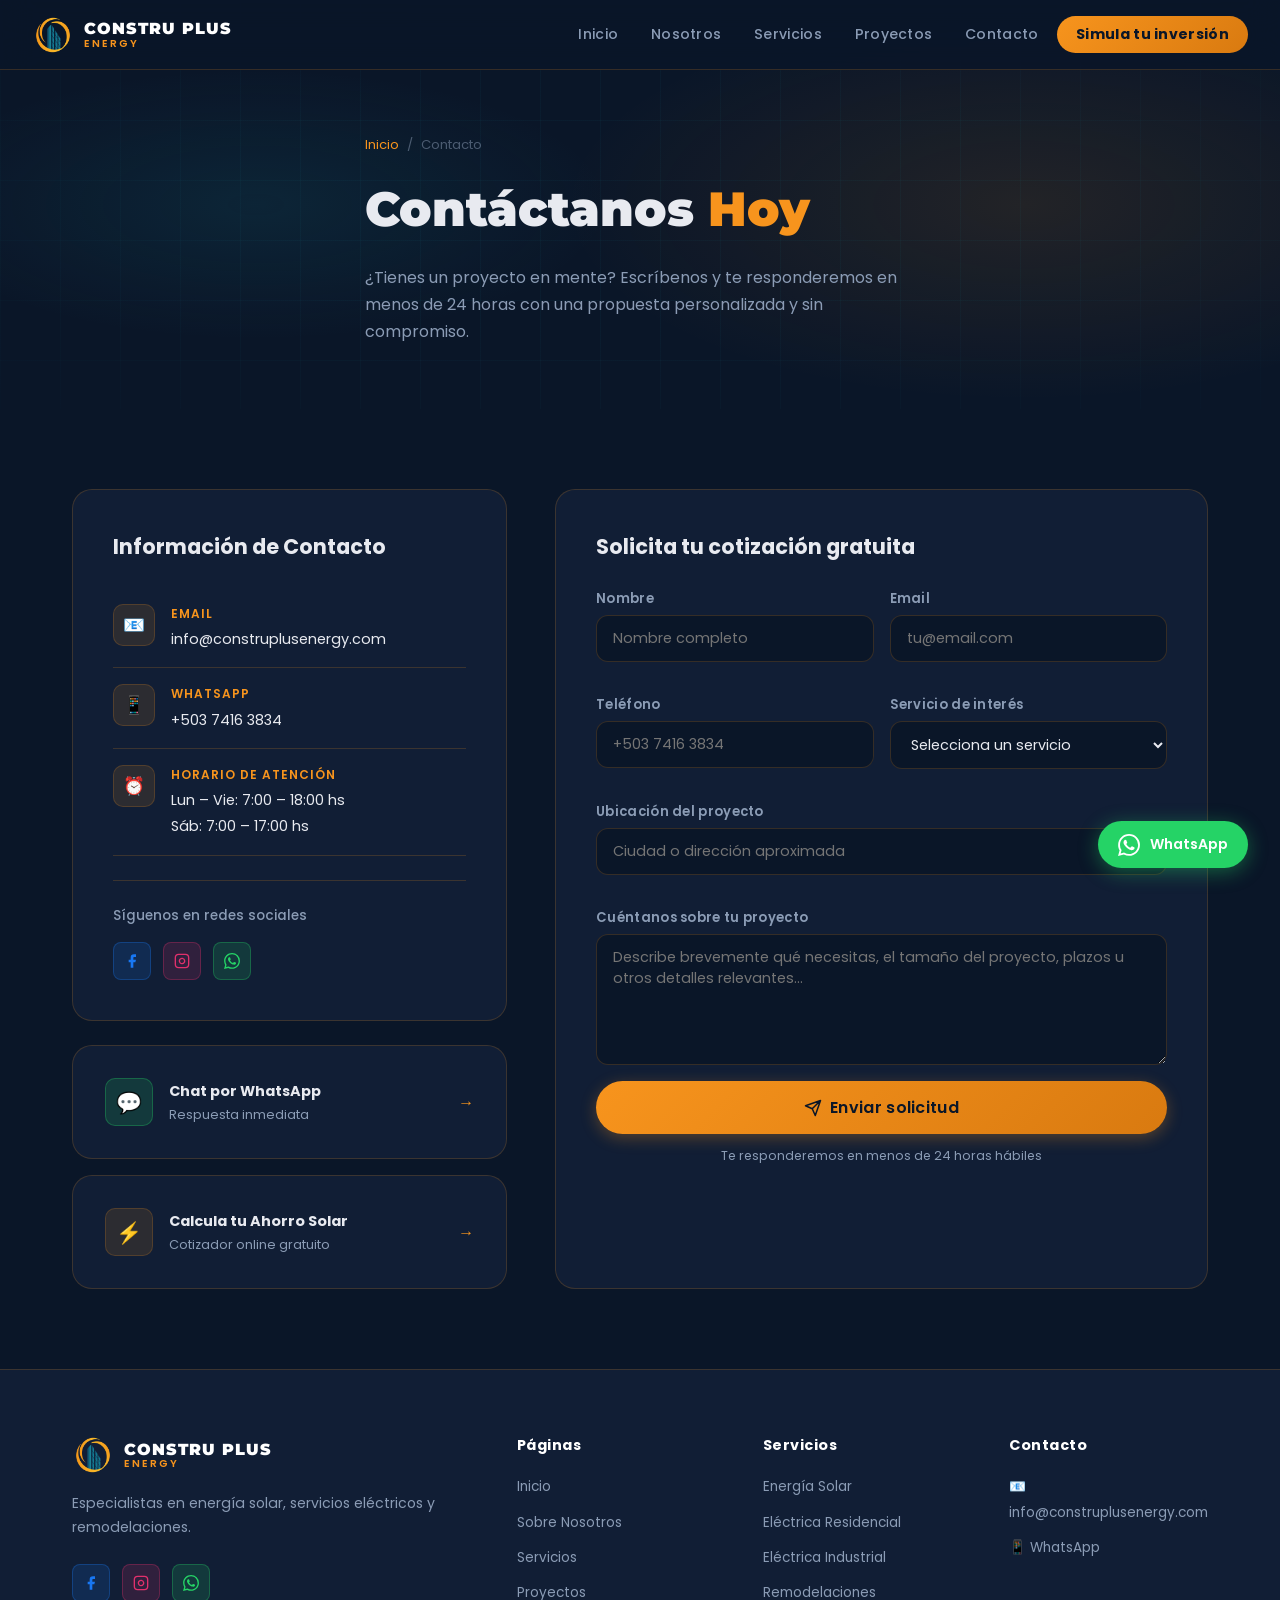
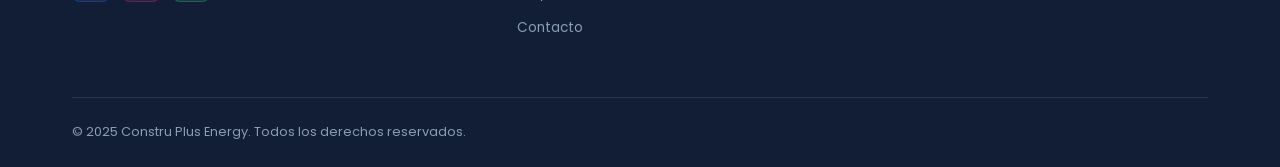
<file: contacto.html>
﻿<!DOCTYPE html>
<html lang="es">
<head>
  <meta charset="UTF-8" />
  <meta name="viewport" content="width=device-width, initial-scale=1.0" />
  <meta name="description" content="Contacta a Constru Plus Energy — Solicita cotización, resuelve dudas o agenda una visita técnica." />
  <title>Contacto | Constru Plus Energy</title>
  <link rel="stylesheet" href="css/styles.css" />
  <link rel="icon" type="image/png" href="assets/logo.png" />
</head>
<body>

  <!-- ── HEADER ── -->
  <header class="header">
    <a href="/" class="logo">
      <img src="assets/logo.png" alt="Constru Plus Energy" />
      <div class="logo-text">
        <span>CONSTRU PLUS</span>
        <span>ENERGY</span>
      </div>
    </a>
    <nav class="nav-links">
      <a href="/">Inicio</a>
      <a href="/sobre-nosotros">Nosotros</a>
      <a href="/servicios">Servicios</a>
      <a href="/proyectos">Proyectos</a>
      <a href="/contacto">Contacto</a>
      <a href="https://calcula-tu-ahorro.construplusenergy.com/" class="nav-cta" target="_blank" rel="noopener">Simula tu inversión</a>
    </nav>
    <button class="hamburger" aria-label="Menú">
      <span></span><span></span><span></span>
    </button>
  </header>

  <!-- ── PAGE HERO ── -->
  <div class="page-hero">
    <div class="page-hero-bg"><div class="hero-grid"></div></div>
    <div class="container page-hero-content">
      <div class="breadcrumb">
        <a href="/">Inicio</a>
        <span>/</span>
        <span>Contacto</span>
      </div>
      <h1 class="page-title">Contáctanos <span>Hoy</span></h1>
      <p class="page-desc">¿Tienes un proyecto en mente? Escríbenos y te responderemos en menos de 24 horas con una propuesta personalizada y sin compromiso.</p>
    </div>
  </div>

  <!-- ── CONTACT ── -->
  <section>
    <div class="container">
      <div class="contact-grid">

        <!-- Info -->
        <div>
          <div class="contact-info-card reveal">
            <h3>Información de Contacto</h3>

            <div class="contact-item">
              <div class="contact-item-icon">📧</div>
              <div class="contact-item-text">
                <label>Email</label>
                <span>info@construplusenergy.com</span>
              </div>
            </div>

            <div class="contact-item">
              <div class="contact-item-icon">📱</div>
              <div class="contact-item-text">
                <label>WhatsApp</label>
                <span>+503 7416 3834</span>
              </div>
            </div>

            <div class="contact-item">
              <div class="contact-item-icon">⏰</div>
              <div class="contact-item-text">
                <label>Horario de atención</label>
                <span>Lun – Vie: 7:00 – 18:00 hs<br />Sáb: 7:00 – 17:00 hs</span>
              </div>
            </div>

            <div class="contact-socials">
              <h4>Síguenos en redes sociales</h4>
              <div class="contact-social-links">
                <a href="https://www.facebook.com/share/1DhS5N5kwB/?mibextid=wwXIfr" class="social-btn fb" target="_blank" rel="noopener" aria-label="Facebook">
                  <svg width="16" height="16" fill="currentColor" viewBox="0 0 24 24"><path d="M18 2h-3a5 5 0 0 0-5 5v3H7v4h3v8h4v-8h3l1-4h-4V7a1 1 0 0 1 1-1h3z"/></svg>
                </a>
                <a href="https://www.instagram.com/construplusenergy?igsh=N2xpNG1tMXdidHR6" class="social-btn ig" target="_blank" rel="noopener" aria-label="Instagram">
                  <svg width="16" height="16" fill="none" stroke="currentColor" stroke-width="2" viewBox="0 0 24 24"><rect x="2" y="2" width="20" height="20" rx="5" ry="5"/><path d="M16 11.37A4 4 0 1 1 12.63 8 4 4 0 0 1 16 11.37z"/><line x1="17.5" y1="6.5" x2="17.51" y2="6.5"/></svg>
                </a>
                <a href="https://wa.me/50374163834" class="social-btn wa" target="_blank" rel="noopener" aria-label="WhatsApp">
                  <svg width="16" height="16" fill="currentColor" viewBox="0 0 24 24"><path d="M17.472 14.382c-.297-.149-1.758-.867-2.03-.967-.273-.099-.471-.148-.67.15-.197.297-.767.966-.94 1.164-.173.199-.347.223-.644.075-.297-.15-1.255-.463-2.39-1.475-.883-.788-1.48-1.761-1.653-2.059-.173-.297-.018-.458.13-.606.134-.133.298-.347.446-.52.149-.174.198-.298.298-.497.099-.198.05-.371-.025-.52-.075-.149-.669-1.612-.916-2.207-.242-.579-.487-.5-.669-.51-.173-.008-.371-.01-.57-.01-.198 0-.52.074-.792.372-.272.297-1.04 1.016-1.04 2.479 0 1.462 1.065 2.875 1.213 3.074.149.198 2.096 3.2 5.077 4.487.709.306 1.262.489 1.694.625.712.227 1.36.195 1.871.118.571-.085 1.758-.719 2.006-1.413.248-.694.248-1.289.173-1.413-.074-.124-.272-.198-.57-.347m-5.421 7.403h-.004a9.87 9.87 0 0 1-5.031-1.378l-.361-.214-3.741.982.998-3.648-.235-.374a9.86 9.86 0 0 1-1.51-5.26c.001-5.45 4.436-9.884 9.888-9.884 2.64 0 5.122 1.03 6.988 2.898a9.825 9.825 0 0 1 2.893 6.994c-.003 5.45-4.437 9.884-9.885 9.884m8.413-18.297A11.815 11.815 0 0 0 12.05 0C5.495 0 .16 5.335.157 11.892c0 2.096.547 4.142 1.588 5.945L.057 24l6.305-1.654a11.882 11.882 0 0 0 5.683 1.448h.005c6.554 0 11.89-5.335 11.893-11.893a11.821 11.821 0 0 0-3.48-8.413Z"/></svg>
                </a>
              </div>
            </div>
          </div>

          <!-- Quick CTA cards -->
          <div style="margin-top: 1.5rem; display: flex; flex-direction: column; gap: 1rem;">
            <a href="https://wa.me/50374163834" class="card reveal" style="display: flex; align-items: center; gap: 1rem; text-decoration: none; cursor: pointer;" target="_blank" rel="noopener">
              <div style="width: 48px; height: 48px; border-radius: 10px; background: rgba(37,211,102,0.15); border: 1px solid rgba(37,211,102,0.3); display: flex; align-items: center; justify-content: center; font-size: 1.3rem; flex-shrink: 0;">💬</div>
              <div>
                <div style="font-weight: 700; font-size: 0.9rem; margin-bottom: 2px;">Chat por WhatsApp</div>
                <div style="color: var(--text-muted); font-size: 0.8rem;">Respuesta inmediata</div>
              </div>
              <div style="margin-left: auto; color: var(--orange);">→</div>
            </a>
            <a href="https://calcula-tu-ahorro.construplusenergy.com/" class="card reveal reveal-delay-1" style="display: flex; align-items: center; gap: 1rem; text-decoration: none; cursor: pointer;" target="_blank" rel="noopener">
              <div style="width: 48px; height: 48px; border-radius: 10px; background: rgba(247,148,29,0.12); border: 1px solid var(--border); display: flex; align-items: center; justify-content: center; font-size: 1.3rem; flex-shrink: 0;">⚡</div>
              <div>
                <div style="font-weight: 700; font-size: 0.9rem; margin-bottom: 2px;">Calcula tu Ahorro Solar</div>
                <div style="color: var(--text-muted); font-size: 0.8rem;">Cotizador online gratuito</div>
              </div>
              <div style="margin-left: auto; color: var(--orange);">→</div>
            </a>
          </div>
        </div>

        <!-- Formulario -->
        <div class="contact-form-wrap reveal reveal-delay-2">
          <h3>Solicita tu cotización gratuita</h3>
          <form id="contactForm" action="https://formspree.io/f/xaqappee" method="POST" novalidate>
            <div class="form-grid">
              <div class="form-group">
                <label for="nombre">Nombre</label>
                <input type="text" id="nombre" name="nombre" placeholder="Nombre completo" required />
              </div>
              <div class="form-group">
                <label for="email">Email</label>
                <input type="email" id="email" name="email" placeholder="tu@email.com" required />
              </div>
              <div class="form-group">
                <label for="telefono">Teléfono</label>
                <input type="tel" id="telefono" name="telefono" placeholder="+503 7416 3834" />
              </div>
              <div class="form-group">
                <label for="servicio">Servicio de interés</label>
                <select id="servicio" name="servicio">
                  <option value="" disabled selected>Selecciona un servicio</option>
                  <option value="solar">☀️ Paneles Solares</option>
                  <option value="electrico-residencial">⚡ Eléctrico Residencial</option>
                  <option value="electrico-comercial">⚡ Eléctrico Comercial</option>
                  <option value="electrico-industrial">⚡ Eléctrico Industrial</option>
                  <option value="remodelacion">🏗️ Remodelaciones</option>
                  <option value="multiple">Múltiples servicios</option>
                </select>
              </div>
              <div class="form-group full">
                <label for="ubicacion">Ubicación del proyecto</label>
                <input type="text" id="ubicacion" name="ubicacion" placeholder="Ciudad o dirección aproximada" />
              </div>
              <div class="form-group full">
                <label for="mensaje">Cuéntanos sobre tu proyecto</label>
                <textarea id="mensaje" name="mensaje" placeholder="Describe brevemente qué necesitas, el tamaño del proyecto, plazos u otros detalles relevantes..." rows="5"></textarea>
              </div>
            </div>
            <button type="submit" id="submitBtn" class="btn btn-primary" style="width: 100%; justify-content: center; font-size: 1rem; padding: 0.9rem;">
              <svg width="18" height="18" fill="none" viewBox="0 0 24 24"><path stroke="currentColor" stroke-width="2" stroke-linecap="round" stroke-linejoin="round" d="M22 2L11 13M22 2l-7 20-4-9-9-4 20-7z"/></svg>
              Enviar solicitud
            </button>
            <p style="text-align: center; color: var(--text-muted); font-size: 0.78rem; margin-top: 0.75rem;">Te responderemos en menos de 24 horas hábiles</p>

            <!-- Mensajes de resultado -->
            <div id="formSuccess" style="display:none; margin-top: 1rem; padding: 1rem 1.25rem; border-radius: 10px; background: rgba(34,197,94,0.12); border: 1px solid rgba(34,197,94,0.35); color: #22c55e; text-align: center; font-weight: 600;">
              ✅ ¡Solicitud enviada! Te contactaremos en menos de 24 horas.
            </div>
            <div id="formError" style="display:none; margin-top: 1rem; padding: 1rem 1.25rem; border-radius: 10px; background: rgba(239,68,68,0.12); border: 1px solid rgba(239,68,68,0.35); color: #ef4444; text-align: center; font-weight: 600;">
              ❌ Hubo un error al enviar. Intenta de nuevo o escríbenos por WhatsApp.
            </div>
          </form>
        </div>

      </div>
    </div>
  </section>

  <!-- ── FOOTER ── -->
  <footer class="footer">
    <div class="container">
      <div class="footer-grid">
        <div class="footer-brand">
          <a href="/" class="logo" style="margin-bottom: 0.5rem;">
            <img src="assets/logo.png" alt="Constru Plus Energy" />
            <div class="logo-text">
              <span>CONSTRU PLUS</span>
              <span>ENERGY</span>
            </div>
          </a>
          <p>Especialistas en energía solar, servicios eléctricos y remodelaciones.</p>
          <div class="footer-social">
            <a href="https://www.facebook.com/share/1DhS5N5kwB/?mibextid=wwXIfr" class="social-btn fb" target="_blank" rel="noopener" aria-label="Facebook"><svg width="16" height="16" fill="currentColor" viewBox="0 0 24 24"><path d="M18 2h-3a5 5 0 0 0-5 5v3H7v4h3v8h4v-8h3l1-4h-4V7a1 1 0 0 1 1-1h3z"/></svg></a>
            <a href="https://www.instagram.com/construplusenergy?igsh=N2xpNG1tMXdidHR6" class="social-btn ig" target="_blank" rel="noopener" aria-label="Instagram"><svg width="16" height="16" fill="none" stroke="currentColor" stroke-width="2" viewBox="0 0 24 24"><rect x="2" y="2" width="20" height="20" rx="5" ry="5"/><path d="M16 11.37A4 4 0 1 1 12.63 8 4 4 0 0 1 16 11.37z"/><line x1="17.5" y1="6.5" x2="17.51" y2="6.5"/></svg></a>
            <a href="https://wa.me/50374163834" class="social-btn wa" target="_blank" rel="noopener" aria-label="WhatsApp"><svg width="16" height="16" fill="currentColor" viewBox="0 0 24 24"><path d="M17.472 14.382c-.297-.149-1.758-.867-2.03-.967-.273-.099-.471-.148-.67.15-.197.297-.767.966-.94 1.164-.173.199-.347.223-.644.075-.297-.15-1.255-.463-2.39-1.475-.883-.788-1.48-1.761-1.653-2.059-.173-.297-.018-.458.13-.606.134-.133.298-.347.446-.52.149-.174.198-.298.298-.497.099-.198.05-.371-.025-.52-.075-.149-.669-1.612-.916-2.207-.242-.579-.487-.5-.669-.51-.173-.008-.371-.01-.57-.01-.198 0-.52.074-.792.372-.272.297-1.04 1.016-1.04 2.479 0 1.462 1.065 2.875 1.213 3.074.149.198 2.096 3.2 5.077 4.487.709.306 1.262.489 1.694.625.712.227 1.36.195 1.871.118.571-.085 1.758-.719 2.006-1.413.248-.694.248-1.289.173-1.413-.074-.124-.272-.198-.57-.347m-5.421 7.403h-.004a9.87 9.87 0 0 1-5.031-1.378l-.361-.214-3.741.982.998-3.648-.235-.374a9.86 9.86 0 0 1-1.51-5.26c.001-5.45 4.436-9.884 9.888-9.884 2.64 0 5.122 1.03 6.988 2.898a9.825 9.825 0 0 1 2.893 6.994c-.003 5.45-4.437 9.884-9.885 9.884m8.413-18.297A11.815 11.815 0 0 0 12.05 0C5.495 0 .16 5.335.157 11.892c0 2.096.547 4.142 1.588 5.945L.057 24l6.305-1.654a11.882 11.882 0 0 0 5.683 1.448h.005c6.554 0 11.89-5.335 11.893-11.893a11.821 11.821 0 0 0-3.48-8.413Z"/></svg></a>
          </div>
        </div>
        <div class="footer-col">
          <h4>Páginas</h4>
          <ul>
            <li><a href="/">Inicio</a></li>
            <li><a href="/sobre-nosotros">Sobre Nosotros</a></li>
            <li><a href="/servicios">Servicios</a></li>
            <li><a href="/proyectos">Proyectos</a></li>
            <li><a href="/contacto">Contacto</a></li>
          </ul>
        </div>
        <div class="footer-col">
          <h4>Servicios</h4>
          <ul>
            <li><a href="/servicios#solar">Energía Solar</a></li>
            <li><a href="/servicios#electrico">Eléctrica Residencial</a></li>
            <li><a href="/servicios#electrico">Eléctrica Industrial</a></li>
            <li><a href="/servicios#remodelacion">Remodelaciones</a></li>
          </ul>
        </div>
        <div class="footer-col">
          <h4>Contacto</h4>
          <ul>
            <li><a href="/contacto">📧 info@construplusenergy.com</a></li>
            <li><a href="https://wa.me/50374163834" target="_blank" rel="noopener">📱 WhatsApp</a></li>
          </ul>
        </div>
      </div>
      <div class="footer-bottom">
        <span>© 2025 Constru Plus Energy. Todos los derechos reservados.</span>
      </div>
    </div>
  </footer>

  <a href="https://wa.me/50374163834" class="whatsapp-float" target="_blank" rel="noopener" aria-label="WhatsApp">
    <svg width="22" height="22" fill="currentColor" viewBox="0 0 24 24"><path d="M17.472 14.382c-.297-.149-1.758-.867-2.03-.967-.273-.099-.471-.148-.67.15-.197.297-.767.966-.94 1.164-.173.199-.347.223-.644.075-.297-.15-1.255-.463-2.39-1.475-.883-.788-1.48-1.761-1.653-2.059-.173-.297-.018-.458.13-.606.134-.133.298-.347.446-.52.149-.174.198-.298.298-.497.099-.198.05-.371-.025-.52-.075-.149-.669-1.612-.916-2.207-.242-.579-.487-.5-.669-.51-.173-.008-.371-.01-.57-.01-.198 0-.52.074-.792.372-.272.297-1.04 1.016-1.04 2.479 0 1.462 1.065 2.875 1.213 3.074.149.198 2.096 3.2 5.077 4.487.709.306 1.262.489 1.694.625.712.227 1.36.195 1.871.118.571-.085 1.758-.719 2.006-1.413.248-.694.248-1.289.173-1.413-.074-.124-.272-.198-.57-.347m-5.421 7.403h-.004a9.87 9.87 0 0 1-5.031-1.378l-.361-.214-3.741.982.998-3.648-.235-.374a9.86 9.86 0 0 1-1.51-5.26c.001-5.45 4.436-9.884 9.888-9.884 2.64 0 5.122 1.03 6.988 2.898a9.825 9.825 0 0 1 2.893 6.994c-.003 5.45-4.437 9.884-9.885 9.884m8.413-18.297A11.815 11.815 0 0 0 12.05 0C5.495 0 .16 5.335.157 11.892c0 2.096.547 4.142 1.588 5.945L.057 24l6.305-1.654a11.882 11.882 0 0 0 5.683 1.448h.005c6.554 0 11.89-5.335 11.893-11.893a11.821 11.821 0 0 0-3.48-8.413Z"/></svg>
    WhatsApp
  </a>

  <script src="js/main.js"></script>
</body>
</html>
</file>
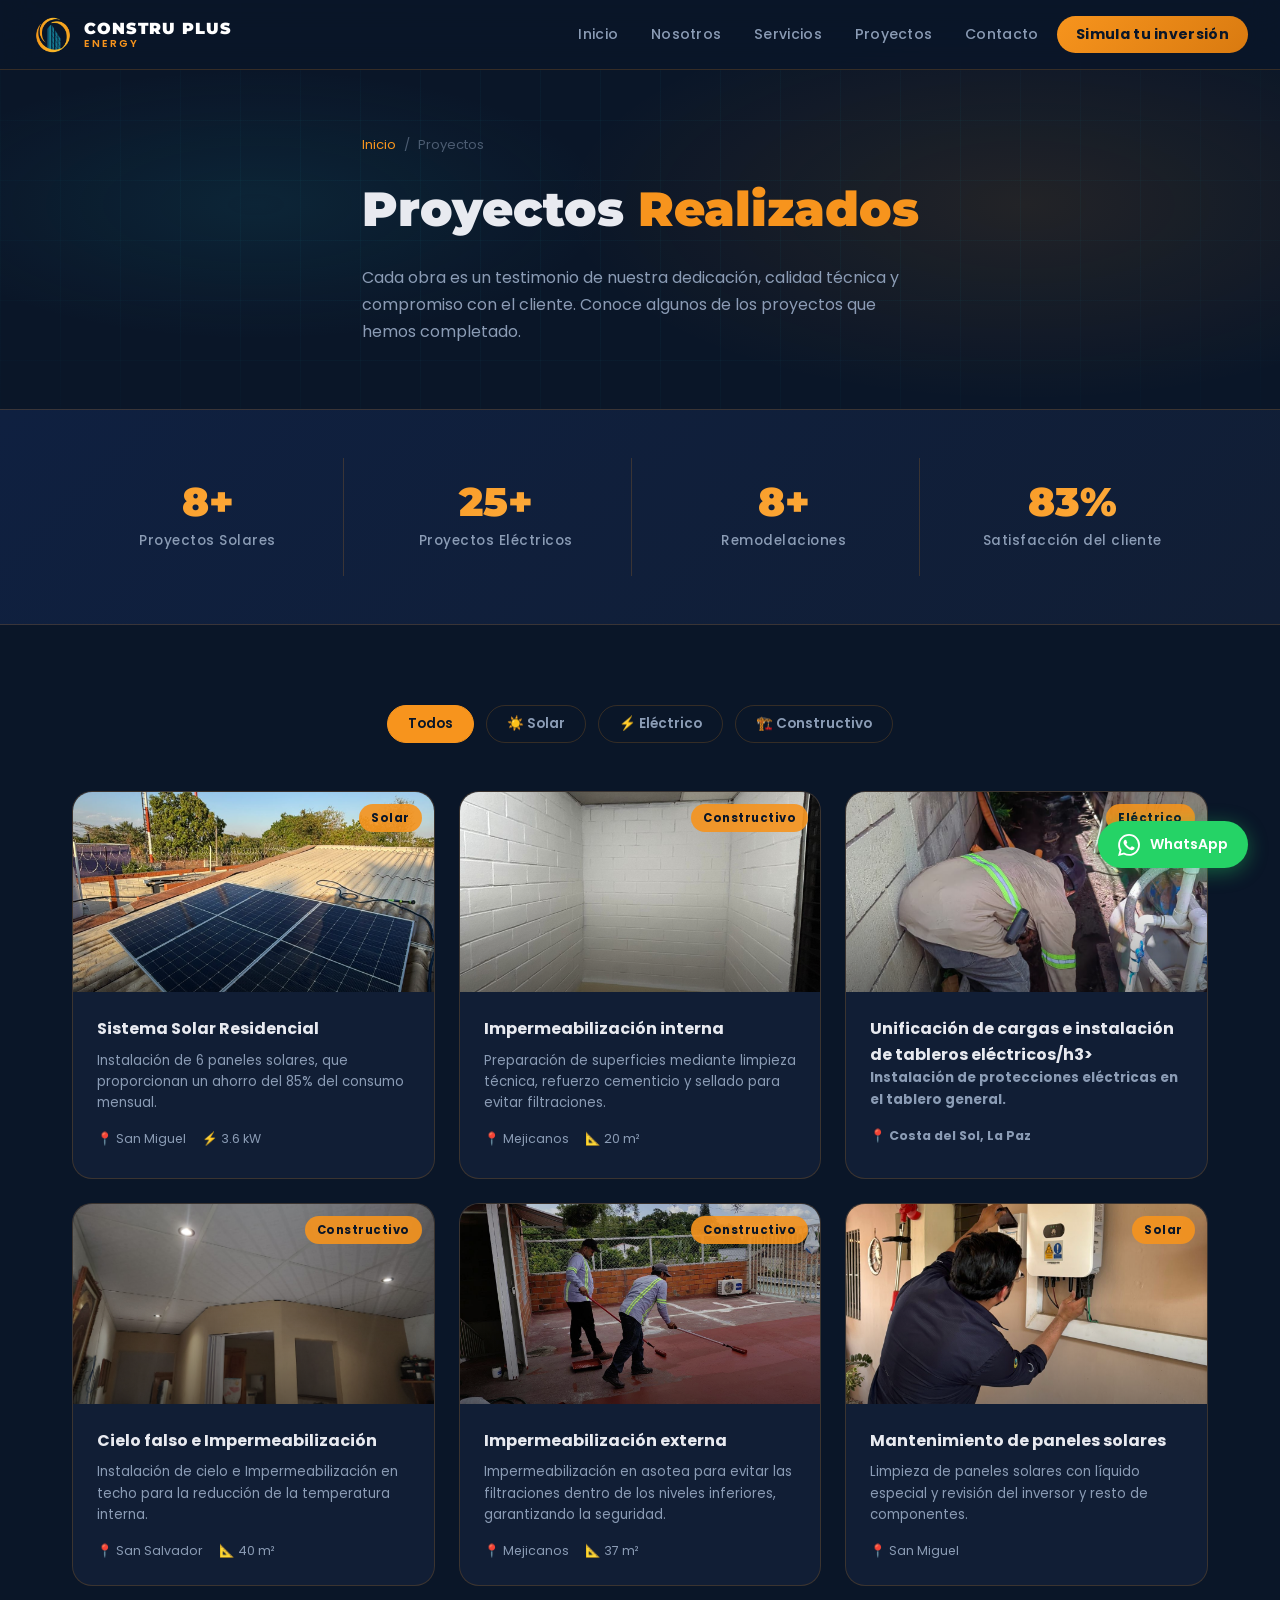
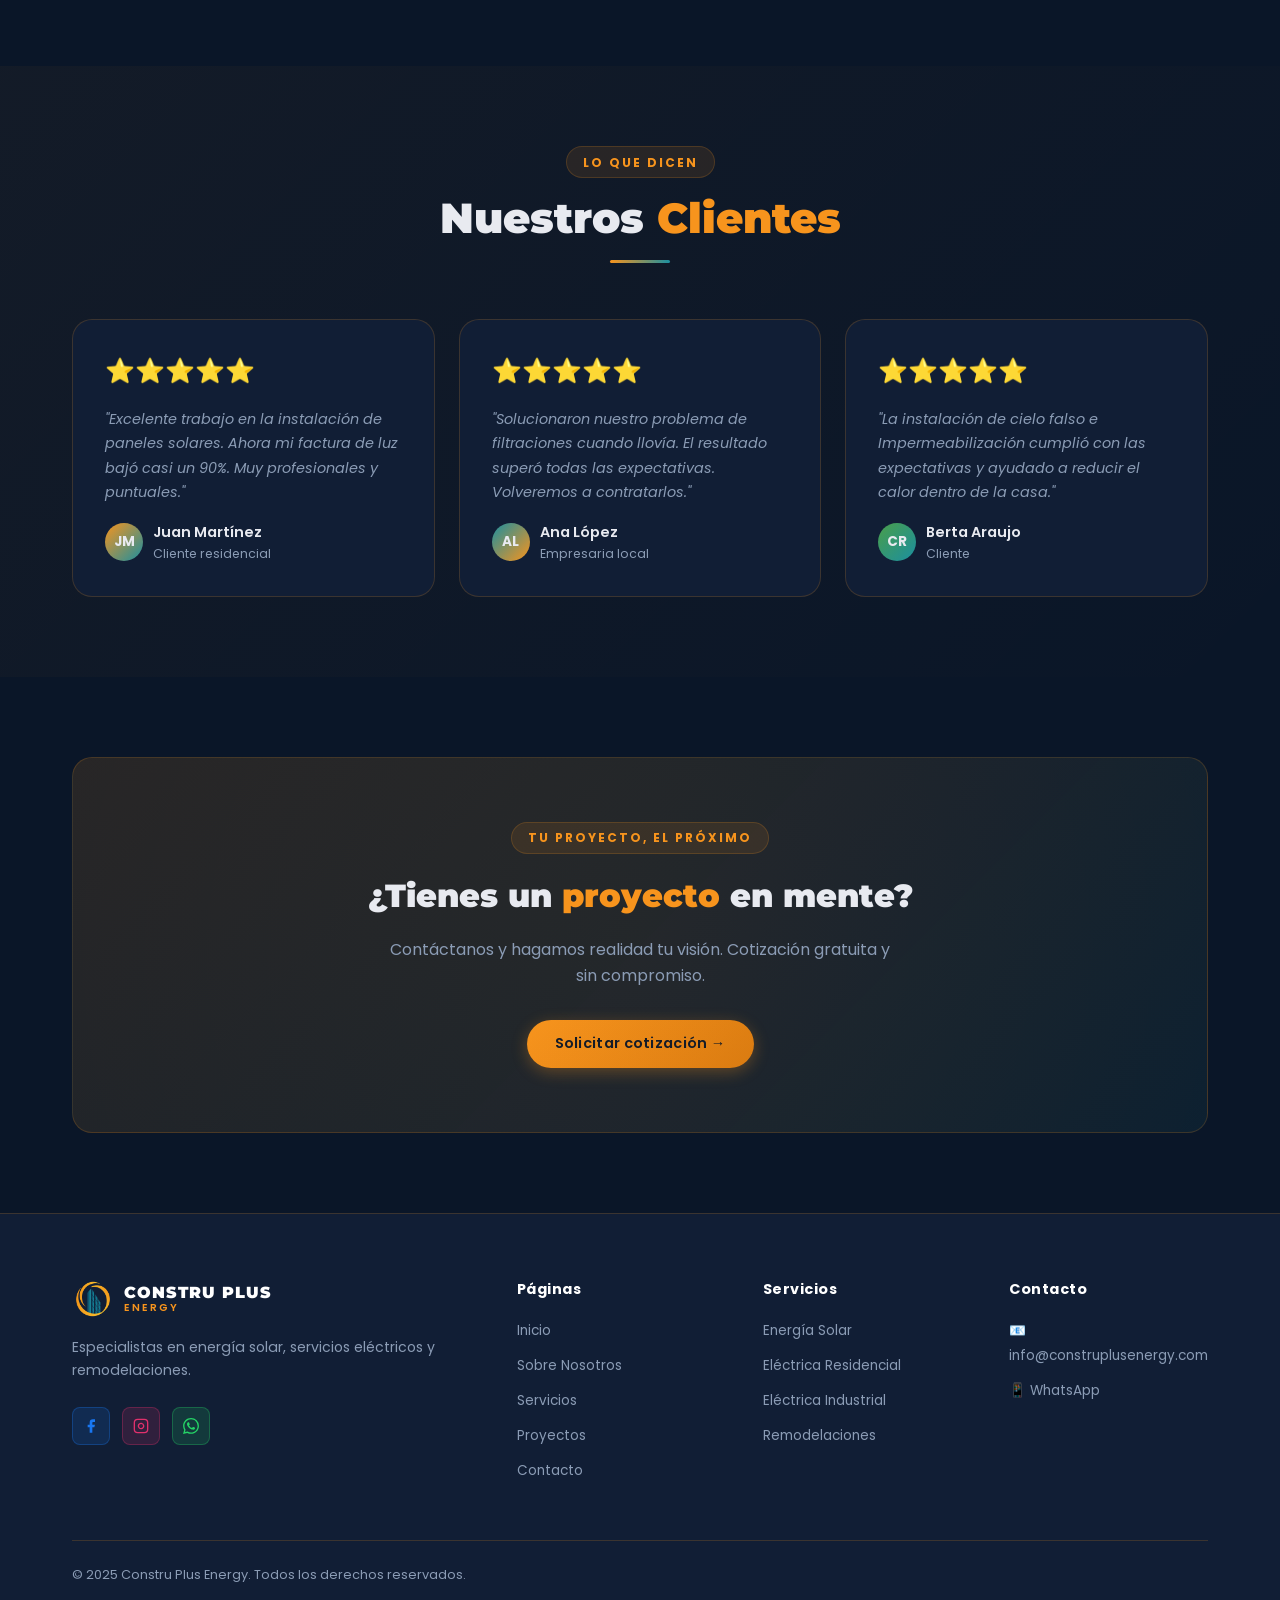
<file: proyectos.html>
﻿<!DOCTYPE html>
<html lang="es">
<head>
  <meta charset="UTF-8" />
  <meta name="viewport" content="width=device-width, initial-scale=1.0" />
  <meta name="description" content="Proyectos realizados por Constru Plus Energy — Instalaciones solares, servicios eléctricos y remodelaciones." />
  <title>Proyectos | Constru Plus Energy</title>
  <link rel="stylesheet" href="css/styles.css" />
  <link rel="icon" type="image/png" href="assets/logo.png" />
</head>
<body>

  <!-- ── HEADER ── -->
  <header class="header">
    <a href="/" class="logo">
      <img src="assets/logo.png" alt="Constru Plus Energy" />
      <div class="logo-text">
        <span>CONSTRU PLUS</span>
        <span>ENERGY</span>
      </div>
    </a>
    <nav class="nav-links">
      <a href="/">Inicio</a>
      <a href="/sobre-nosotros">Nosotros</a>
      <a href="/servicios">Servicios</a>
      <a href="/proyectos">Proyectos</a>
      <a href="/contacto">Contacto</a>
      <a href="https://calcula-tu-ahorro.construplusenergy.com/" class="nav-cta" target="_blank" rel="noopener">Simula tu inversión</a>
    </nav>
    <button class="hamburger" aria-label="Menú">
      <span></span><span></span><span></span>
    </button>
  </header>

  <!-- ── PAGE HERO ── -->
  <div class="page-hero">
    <div class="page-hero-bg"><div class="hero-grid"></div></div>
    <div class="container page-hero-content">
      <div class="breadcrumb">
        <a href="/">Inicio</a>
        <span>/</span>
        <span>Proyectos</span>
      </div>
      <h1 class="page-title">Proyectos <span>Realizados</span></h1>
      <p class="page-desc">Cada obra es un testimonio de nuestra dedicación, calidad técnica y compromiso con el cliente. Conoce algunos de los proyectos que hemos completado.</p>
    </div>
  </div>

  <!-- ── STATS ── -->
  <div class="stats-section">
    <div class="container">
      <div class="stats-grid">
        <div class="stat-item reveal">
          <div class="stat-number counter" data-target="10" data-suffix="+">+</div>
          <div class="stat-label">Proyectos Solares</div>
        </div>
        <div class="stat-item reveal reveal-delay-1">
          <div class="stat-number counter" data-target="30" data-suffix="+">0+</div>
          <div class="stat-label">Proyectos Eléctricos</div>
        </div>
        <div class="stat-item reveal reveal-delay-2">
          <div class="stat-number counter" data-target="10" data-suffix="+">0+</div>
          <div class="stat-label">Remodelaciones</div>
        </div>
        <div class="stat-item reveal reveal-delay-3">
          <div class="stat-number counter" data-target="100" data-suffix="%">0%</div>
          <div class="stat-label">Satisfacción del cliente</div>
        </div>
      </div>
    </div>
  </div>

  <!-- ── PROJECTS ── -->
  <section>
    <div class="container">
      <!-- Filter -->
      <div class="projects-filter reveal">
        <button class="filter-btn active" data-filter="all">Todos</button>
        <button class="filter-btn" data-filter="solar">☀️ Solar</button>
        <button class="filter-btn" data-filter="electrico">⚡ Eléctrico</button>
        <button class="filter-btn" data-filter="constructivo">🏗️ Constructivo</button>
      </div>

      <div class="projects-grid">

        <!-- Solar -->
        <div class="project-card reveal reveal-delay-1" data-category="solar">
          <div class="project-thumb" style="padding:0; overflow:hidden;">
              <img src="assets/proyectos/san-miguel.jpeg" alt="Sistema Solar"
                  style="width:100%; height:100%; object-fit:cover; display:block;" />
              <span class="project-badge badge-solar">Solar</span>
          </div>
          <div class="project-info">
            <h3>Sistema Solar Residencial</h3>
            <p>Instalación de 6 paneles solares, que proporcionan un ahorro del 85% del consumo mensual.</p>
            <div class="project-meta">
              <span>📍 San Miguel</span>
              <span>⚡ 3.6 kW</span>
            </div>
          </div>
        </div>

        <div class="project-card reveal reveal-delay-2" data-category="constructivo">
          <div class="project-thumb" style="padding:0; overflow:hidden;">
              <img src="assets/proyectos/imperm-interna.jpeg" alt="Sistema Solar Residencial"
                  style="width:100%; height:100%; object-fit:cover; display:block;" />
              <span class="project-badge badge-solar">Constructivo</span>
          </div>
          <div class="project-info">
            <h3>Impermeabilización interna</h3>
            <p>Preparación de superficies mediante limpieza técnica, refuerzo cementicio y sellado para evitar filtraciones.</p>
            <div class="project-meta">
              <span>📍 Mejicanos</span>
              <span>📐 20 m²</span>
            </div>
          </div>
        </div>

        <div class="project-card reveal reveal-delay-3" data-category="electrico">
          <div class="project-thumb" style="padding:0; overflow:hidden;">
              <img src="assets/proyectos/hotel-izalco.jpeg" alt="Proyecto eléctrico"
                  style="width:100%; height:100%; object-fit:cover; display:block;" />
              <span class="project-badge badge-solar">Eléctrico</span>
          </div>
          <div class="project-info">
            <h3>Unificación de cargas e instalación de tableros eléctricos/h3>
            <p>Instalación de protecciones eléctricas en el tablero general.</p>
            <div class="project-meta">
              <span>📍 Costa del Sol, La Paz</span>
            </div>
          </div>
        </div>

        <div class="project-card reveal reveal-delay-1" data-category="constructivo">
          <div class="project-thumb" style="padding:0; overflow:hidden;">
              <img src="assets/proyectos/cielo-falso.jpeg" alt="Cielo falso"
                  style="width:100%; height:100%; object-fit:cover; display:block;" />
              <span class="project-badge badge-solar">Constructivo</span>
          </div>
          <div class="project-info">
            <h3>Cielo falso e Impermeabilización</h3>
            <p>Instalación de cielo e Impermeabilización en techo para la reducción de la temperatura interna.</p>
            <div class="project-meta">
              <span>📍 San Salvador</span>
              <span>📐 40 m²</span>
            </div>
          </div>
        </div>

        <div class="project-card reveal reveal-delay-2" data-category="constructivo">
          <div class="project-thumb" style="padding:0; overflow:hidden;">
              <img src="assets/proyectos/imperm-externa.jpeg" alt="Impermeabilización externa"
                  style="width:100%; height:100%; object-fit:cover; display:block;" />
              <span class="project-badge badge-solar">Constructivo</span>
          </div>
          <div class="project-info">
            <h3>Impermeabilización externa</h3>
            <p>Impermeabilización en asotea para evitar las filtraciones dentro de los niveles inferiores, garantizando la seguridad.</p>
            <div class="project-meta">
              <span>📍 Mejicanos</span>
              <span>📐 37 m²</span>
            </div>
          </div>
        </div>

        <div class="project-card reveal reveal-delay-3" data-category="solar">
          <div class="project-thumb" style="padding:0; overflow:hidden;">
              <img src="assets/proyectos/mant-san-miguel.jpeg" alt="Mantenimiento Solar Residencial"
                  style="width:100%; height:100%; object-fit:cover; display:block;" />
              <span class="project-badge badge-solar">Solar</span>
          </div>
          <div class="project-info">
            <h3>Mantenimiento de paneles solares</h3>
            <p>Limpieza de paneles solares con líquido especial y revisión del inversor y resto de componentes.</p>
            <div class="project-meta">
              <span>📍 San Miguel</span>
            </div>
          </div>
        </div>

      </div>

    </div>
  </section>

  <!-- ── TESTIMONIOS ── -->
  <section style="background: linear-gradient(135deg, rgba(247,148,29,0.04), transparent);">
    <div class="container">
      <div class="section-header reveal">
        <span class="section-tag">Lo que dicen</span>
        <h2 class="section-title">Nuestros <span>Clientes</span></h2>
        <div class="divider"></div>
      </div>
      <div style="display: grid; grid-template-columns: repeat(auto-fit, minmax(280px, 1fr)); gap: 1.5rem;">
        <div class="card reveal reveal-delay-1">
          <div style="font-size: 1.5rem; margin-bottom: 1rem;">⭐⭐⭐⭐⭐</div>
          <p style="font-style: italic; margin-bottom: 1rem;">"Excelente trabajo en la instalación de paneles solares. Ahora mi factura de luz bajó casi un 90%. Muy profesionales y puntuales."</p>
          <div style="display: flex; align-items: center; gap: 10px;">
            <div style="width: 38px; height: 38px; border-radius: 50%; background: linear-gradient(135deg, var(--orange), var(--teal)); display: flex; align-items: center; justify-content: center; font-weight: 700; font-size: 0.85rem;">JM</div>
            <div>
              <div style="font-weight: 600; font-size: 0.9rem;">Juan Martínez</div>
              <div style="color: var(--text-muted); font-size: 0.78rem;">Cliente residencial</div>
            </div>
          </div>
        </div>
        <div class="card reveal reveal-delay-2">
          <div style="font-size: 1.5rem; margin-bottom: 1rem;">⭐⭐⭐⭐⭐</div>
          <p style="font-style: italic; margin-bottom: 1rem;">"Solucionaron nuestro problema de filtraciones cuando llovía. El resultado superó todas las expectativas. Volveremos a contratarlos."</p>
          <div style="display: flex; align-items: center; gap: 10px;">
            <div style="width: 38px; height: 38px; border-radius: 50%; background: linear-gradient(135deg, var(--teal), var(--orange)); display: flex; align-items: center; justify-content: center; font-weight: 700; font-size: 0.85rem;">AL</div>
            <div>
              <div style="font-weight: 600; font-size: 0.9rem;">Ana López</div>
              <div style="color: var(--text-muted); font-size: 0.78rem;">Empresaria local</div>
            </div>
          </div>
        </div>
        <div class="card reveal reveal-delay-3">
          <div style="font-size: 1.5rem; margin-bottom: 1rem;">⭐⭐⭐⭐⭐</div>
          <p style="font-style: italic; margin-bottom: 1rem;">"La instalación de cielo falso e Impermeabilización cumplió con las expectativas y ayudado a reducir el calor dentro de la casa."</p>
          <div style="display: flex; align-items: center; gap: 10px;">
            <div style="width: 38px; height: 38px; border-radius: 50%; background: linear-gradient(135deg, #4a9e4a, var(--teal)); display: flex; align-items: center; justify-content: center; font-weight: 700; font-size: 0.85rem;">CR</div>
            <div>
              <div style="font-weight: 600; font-size: 0.9rem;">Berta Araujo</div>
              <div style="color: var(--text-muted); font-size: 0.78rem;">Cliente</div>
            </div>
          </div>
        </div>
      </div>
    </div>
  </section>

  <!-- ── CTA ── -->
  <section>
    <div class="container">
      <div class="cta-section reveal">
        <span class="section-tag">Tu proyecto, el próximo</span>
        <h2>¿Tienes un <span style="color: var(--orange);">proyecto</span> en mente?</h2>
        <p>Contáctanos y hagamos realidad tu visión. Cotización gratuita y sin compromiso.</p>
        <a href="/contacto" class="btn btn-primary">Solicitar cotización →</a>
      </div>
    </div>
  </section>

  <!-- ── FOOTER ── -->
  <footer class="footer">
    <div class="container">
      <div class="footer-grid">
        <div class="footer-brand">
          <a href="/" class="logo" style="margin-bottom: 0.5rem;">
            <img src="assets/logo.png" alt="Constru Plus Energy" />
            <div class="logo-text">
              <span>CONSTRU PLUS</span>
              <span>ENERGY</span>
            </div>
          </a>
          <p>Especialistas en energía solar, servicios eléctricos y remodelaciones.</p>
          <div class="footer-social">
            <a href="https://www.facebook.com/share/1DhS5N5kwB/?mibextid=wwXIfr" class="social-btn fb" target="_blank" rel="noopener" aria-label="Facebook"><svg width="16" height="16" fill="currentColor" viewBox="0 0 24 24"><path d="M18 2h-3a5 5 0 0 0-5 5v3H7v4h3v8h4v-8h3l1-4h-4V7a1 1 0 0 1 1-1h3z"/></svg></a>
            <a href="https://www.instagram.com/construplusenergy?igsh=N2xpNG1tMXdidHR6" class="social-btn ig" target="_blank" rel="noopener" aria-label="Instagram"><svg width="16" height="16" fill="none" stroke="currentColor" stroke-width="2" viewBox="0 0 24 24"><rect x="2" y="2" width="20" height="20" rx="5" ry="5"/><path d="M16 11.37A4 4 0 1 1 12.63 8 4 4 0 0 1 16 11.37z"/><line x1="17.5" y1="6.5" x2="17.51" y2="6.5"/></svg></a>
            <a href="https://wa.me/50374163834" class="social-btn wa" target="_blank" rel="noopener" aria-label="WhatsApp"><svg width="16" height="16" fill="currentColor" viewBox="0 0 24 24"><path d="M17.472 14.382c-.297-.149-1.758-.867-2.03-.967-.273-.099-.471-.148-.67.15-.197.297-.767.966-.94 1.164-.173.199-.347.223-.644.075-.297-.15-1.255-.463-2.39-1.475-.883-.788-1.48-1.761-1.653-2.059-.173-.297-.018-.458.13-.606.134-.133.298-.347.446-.52.149-.174.198-.298.298-.497.099-.198.05-.371-.025-.52-.075-.149-.669-1.612-.916-2.207-.242-.579-.487-.5-.669-.51-.173-.008-.371-.01-.57-.01-.198 0-.52.074-.792.372-.272.297-1.04 1.016-1.04 2.479 0 1.462 1.065 2.875 1.213 3.074.149.198 2.096 3.2 5.077 4.487.709.306 1.262.489 1.694.625.712.227 1.36.195 1.871.118.571-.085 1.758-.719 2.006-1.413.248-.694.248-1.289.173-1.413-.074-.124-.272-.198-.57-.347m-5.421 7.403h-.004a9.87 9.87 0 0 1-5.031-1.378l-.361-.214-3.741.982.998-3.648-.235-.374a9.86 9.86 0 0 1-1.51-5.26c.001-5.45 4.436-9.884 9.888-9.884 2.64 0 5.122 1.03 6.988 2.898a9.825 9.825 0 0 1 2.893 6.994c-.003 5.45-4.437 9.884-9.885 9.884m8.413-18.297A11.815 11.815 0 0 0 12.05 0C5.495 0 .16 5.335.157 11.892c0 2.096.547 4.142 1.588 5.945L.057 24l6.305-1.654a11.882 11.882 0 0 0 5.683 1.448h.005c6.554 0 11.89-5.335 11.893-11.893a11.821 11.821 0 0 0-3.48-8.413Z"/></svg></a>
          </div>
        </div>
        <div class="footer-col">
          <h4>Páginas</h4>
          <ul>
            <li><a href="/">Inicio</a></li>
            <li><a href="/sobre-nosotros">Sobre Nosotros</a></li>
            <li><a href="/servicios">Servicios</a></li>
            <li><a href="/proyectos">Proyectos</a></li>
            <li><a href="/contacto">Contacto</a></li>
          </ul>
        </div>
        <div class="footer-col">
          <h4>Servicios</h4>
          <ul>
            <li><a href="/servicios#solar">Energía Solar</a></li>
            <li><a href="/servicios#electrico">Eléctrica Residencial</a></li>
            <li><a href="/servicios#electrico">Eléctrica Industrial</a></li>
            <li><a href="/servicios#remodelacion">Remodelaciones</a></li>
          </ul>
        </div>
        <div class="footer-col">
          <h4>Contacto</h4>
          <ul>
            <li><a href="/contacto">📧 info@construplusenergy.com</a></li>
            <li><a href="https://wa.me/50374163834" target="_blank" rel="noopener">📱 WhatsApp</a></li>
          </ul>
        </div>
      </div>
      <div class="footer-bottom">
        <span>© 2025 Constru Plus Energy. Todos los derechos reservados.</span>
      </div>
    </div>
  </footer>

  <a href="https://wa.me/50374163834" class="whatsapp-float" target="_blank" rel="noopener" aria-label="WhatsApp">
    <svg width="22" height="22" fill="currentColor" viewBox="0 0 24 24"><path d="M17.472 14.382c-.297-.149-1.758-.867-2.03-.967-.273-.099-.471-.148-.67.15-.197.297-.767.966-.94 1.164-.173.199-.347.223-.644.075-.297-.15-1.255-.463-2.39-1.475-.883-.788-1.48-1.761-1.653-2.059-.173-.297-.018-.458.13-.606.134-.133.298-.347.446-.52.149-.174.198-.298.298-.497.099-.198.05-.371-.025-.52-.075-.149-.669-1.612-.916-2.207-.242-.579-.487-.5-.669-.51-.173-.008-.371-.01-.57-.01-.198 0-.52.074-.792.372-.272.297-1.04 1.016-1.04 2.479 0 1.462 1.065 2.875 1.213 3.074.149.198 2.096 3.2 5.077 4.487.709.306 1.262.489 1.694.625.712.227 1.36.195 1.871.118.571-.085 1.758-.719 2.006-1.413.248-.694.248-1.289.173-1.413-.074-.124-.272-.198-.57-.347m-5.421 7.403h-.004a9.87 9.87 0 0 1-5.031-1.378l-.361-.214-3.741.982.998-3.648-.235-.374a9.86 9.86 0 0 1-1.51-5.26c.001-5.45 4.436-9.884 9.888-9.884 2.64 0 5.122 1.03 6.988 2.898a9.825 9.825 0 0 1 2.893 6.994c-.003 5.45-4.437 9.884-9.885 9.884m8.413-18.297A11.815 11.815 0 0 0 12.05 0C5.495 0 .16 5.335.157 11.892c0 2.096.547 4.142 1.588 5.945L.057 24l6.305-1.654a11.882 11.882 0 0 0 5.683 1.448h.005c6.554 0 11.89-5.335 11.893-11.893a11.821 11.821 0 0 0-3.48-8.413Z"/></svg>
    WhatsApp
  </a>

  <script src="js/main.js"></script>
</body>
</html>
</file>
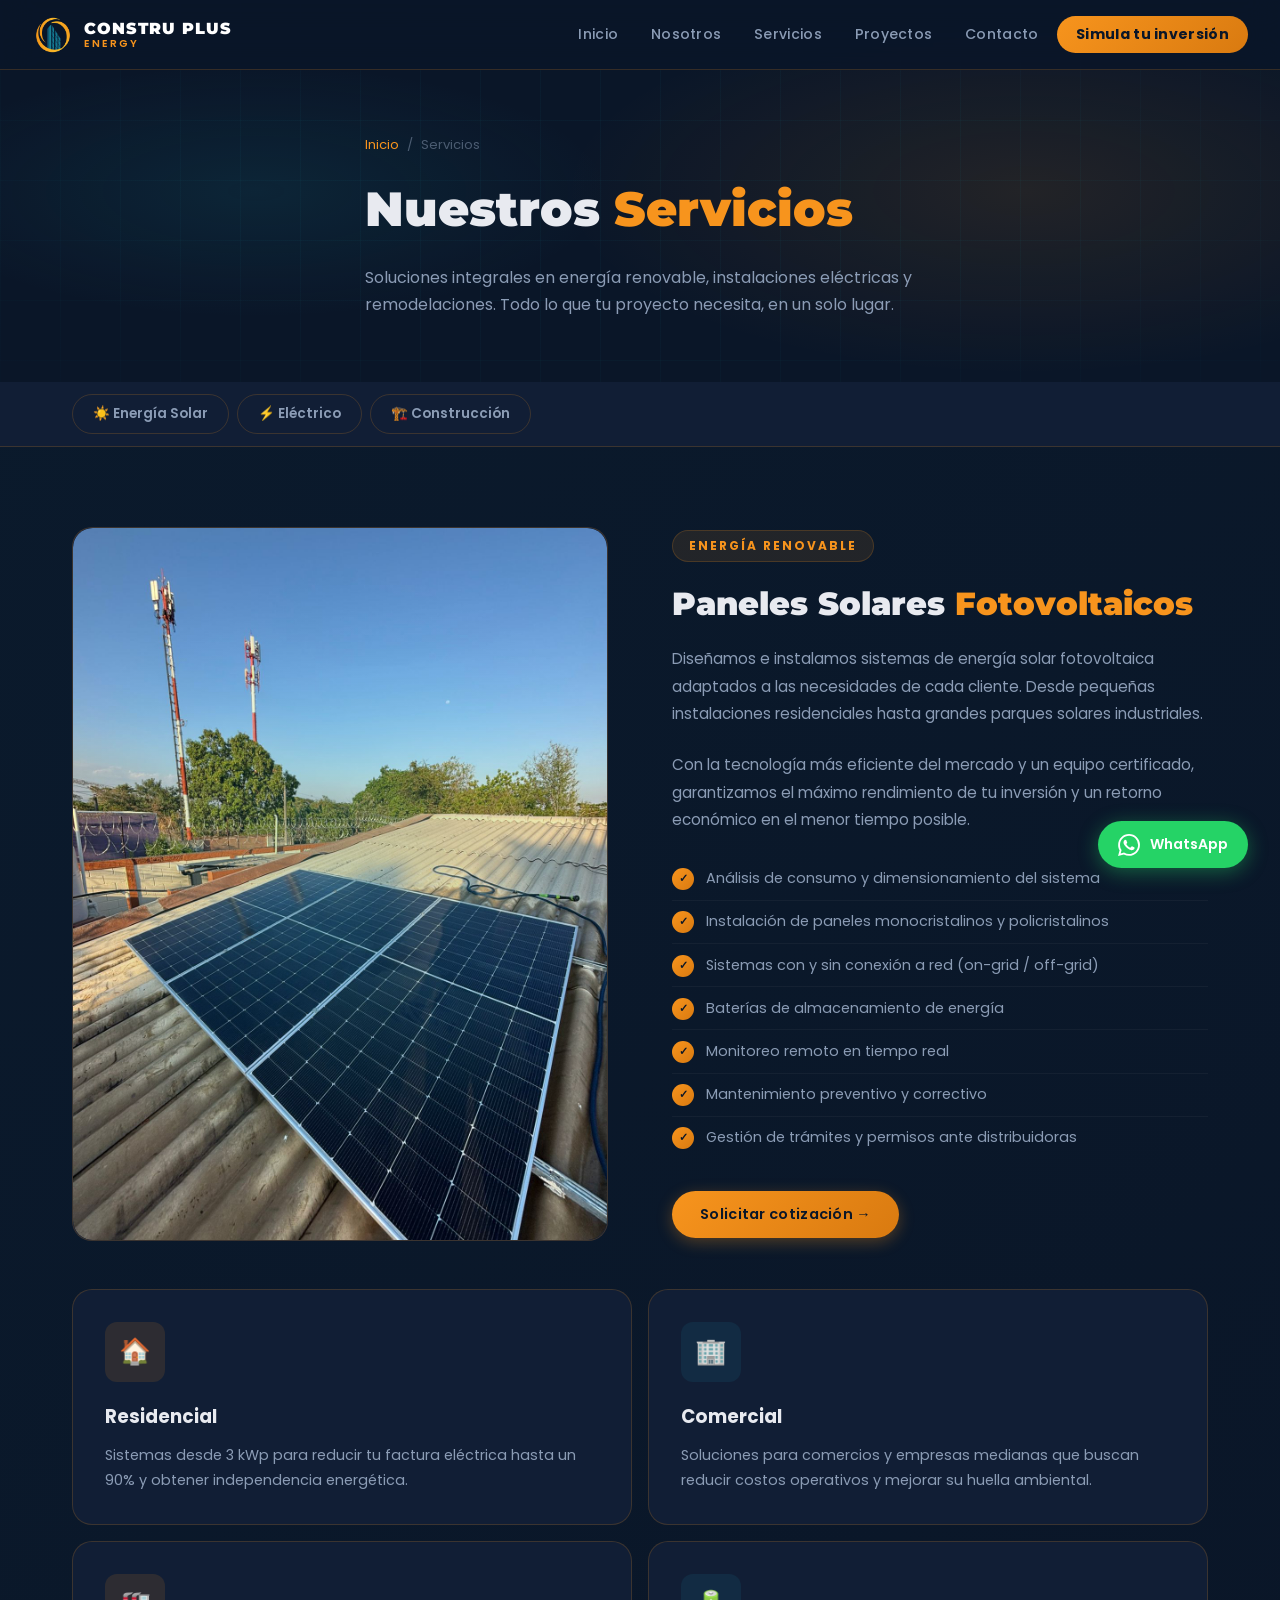
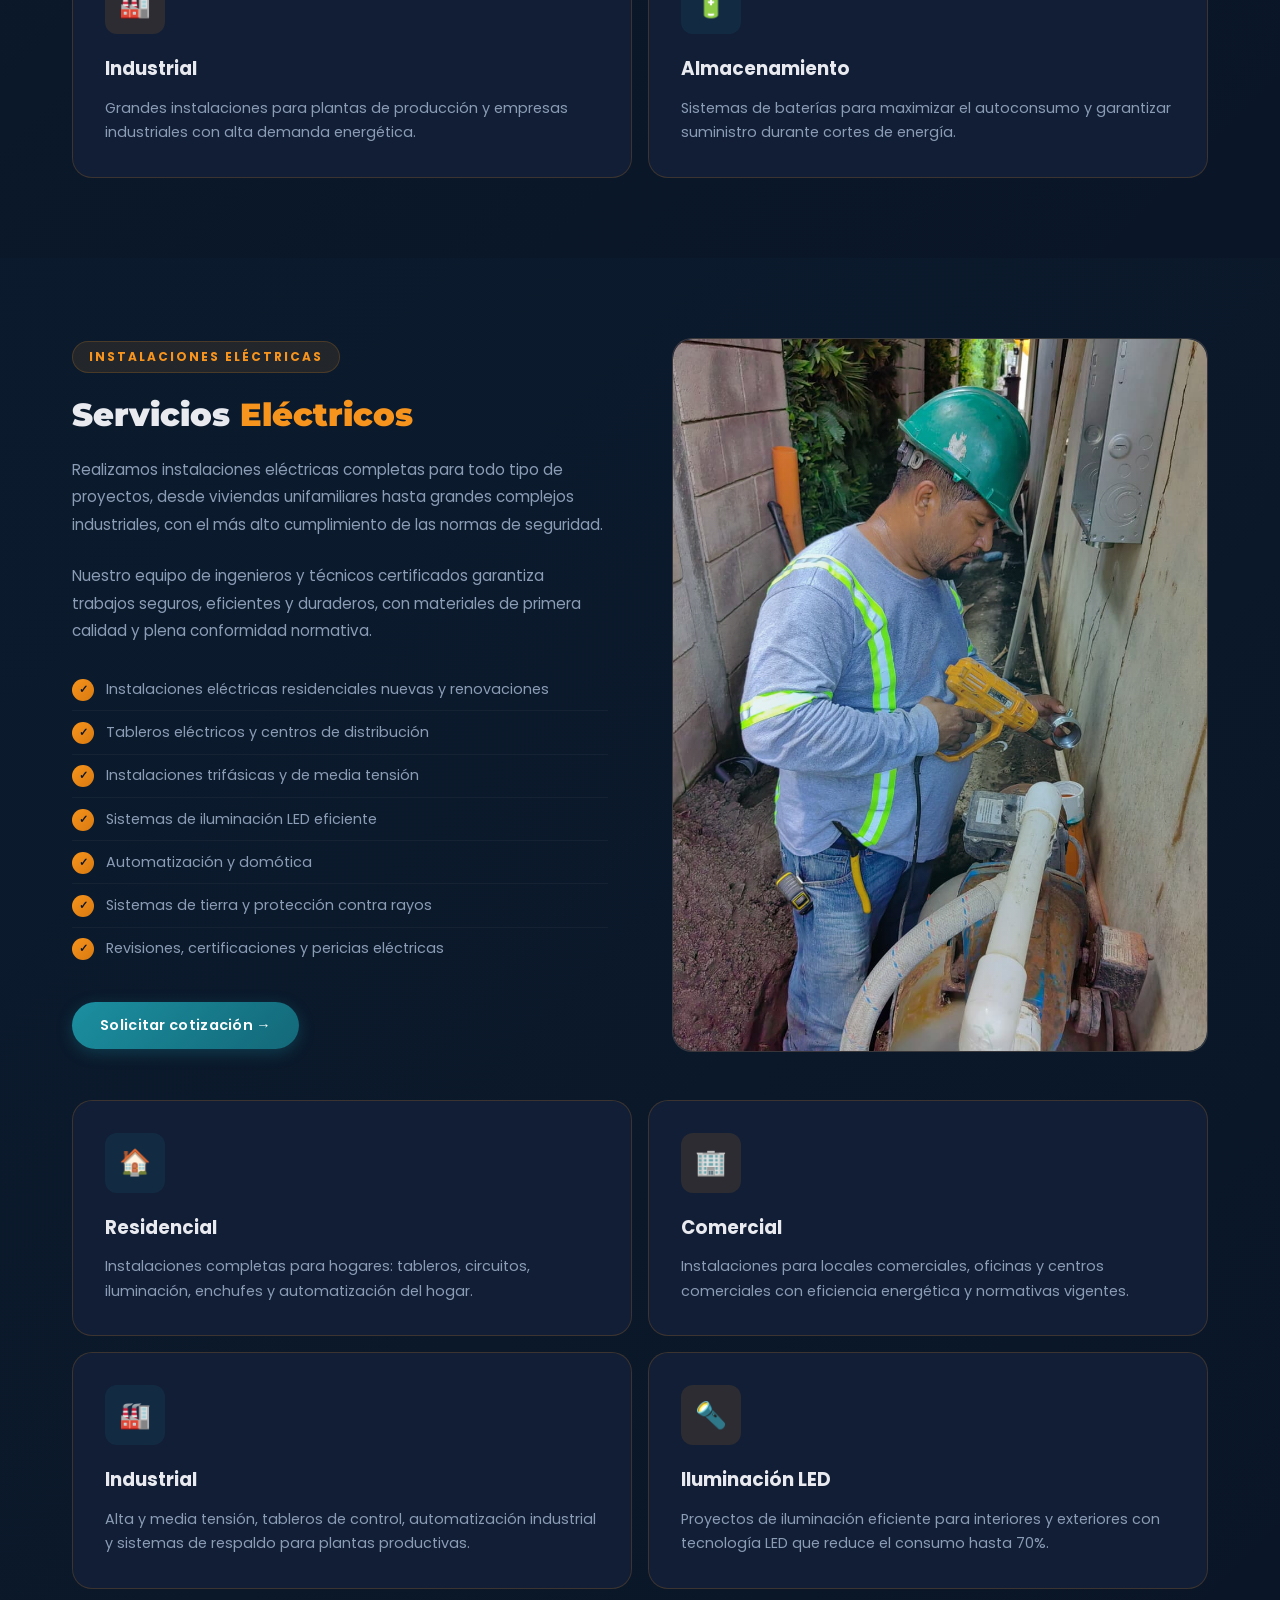
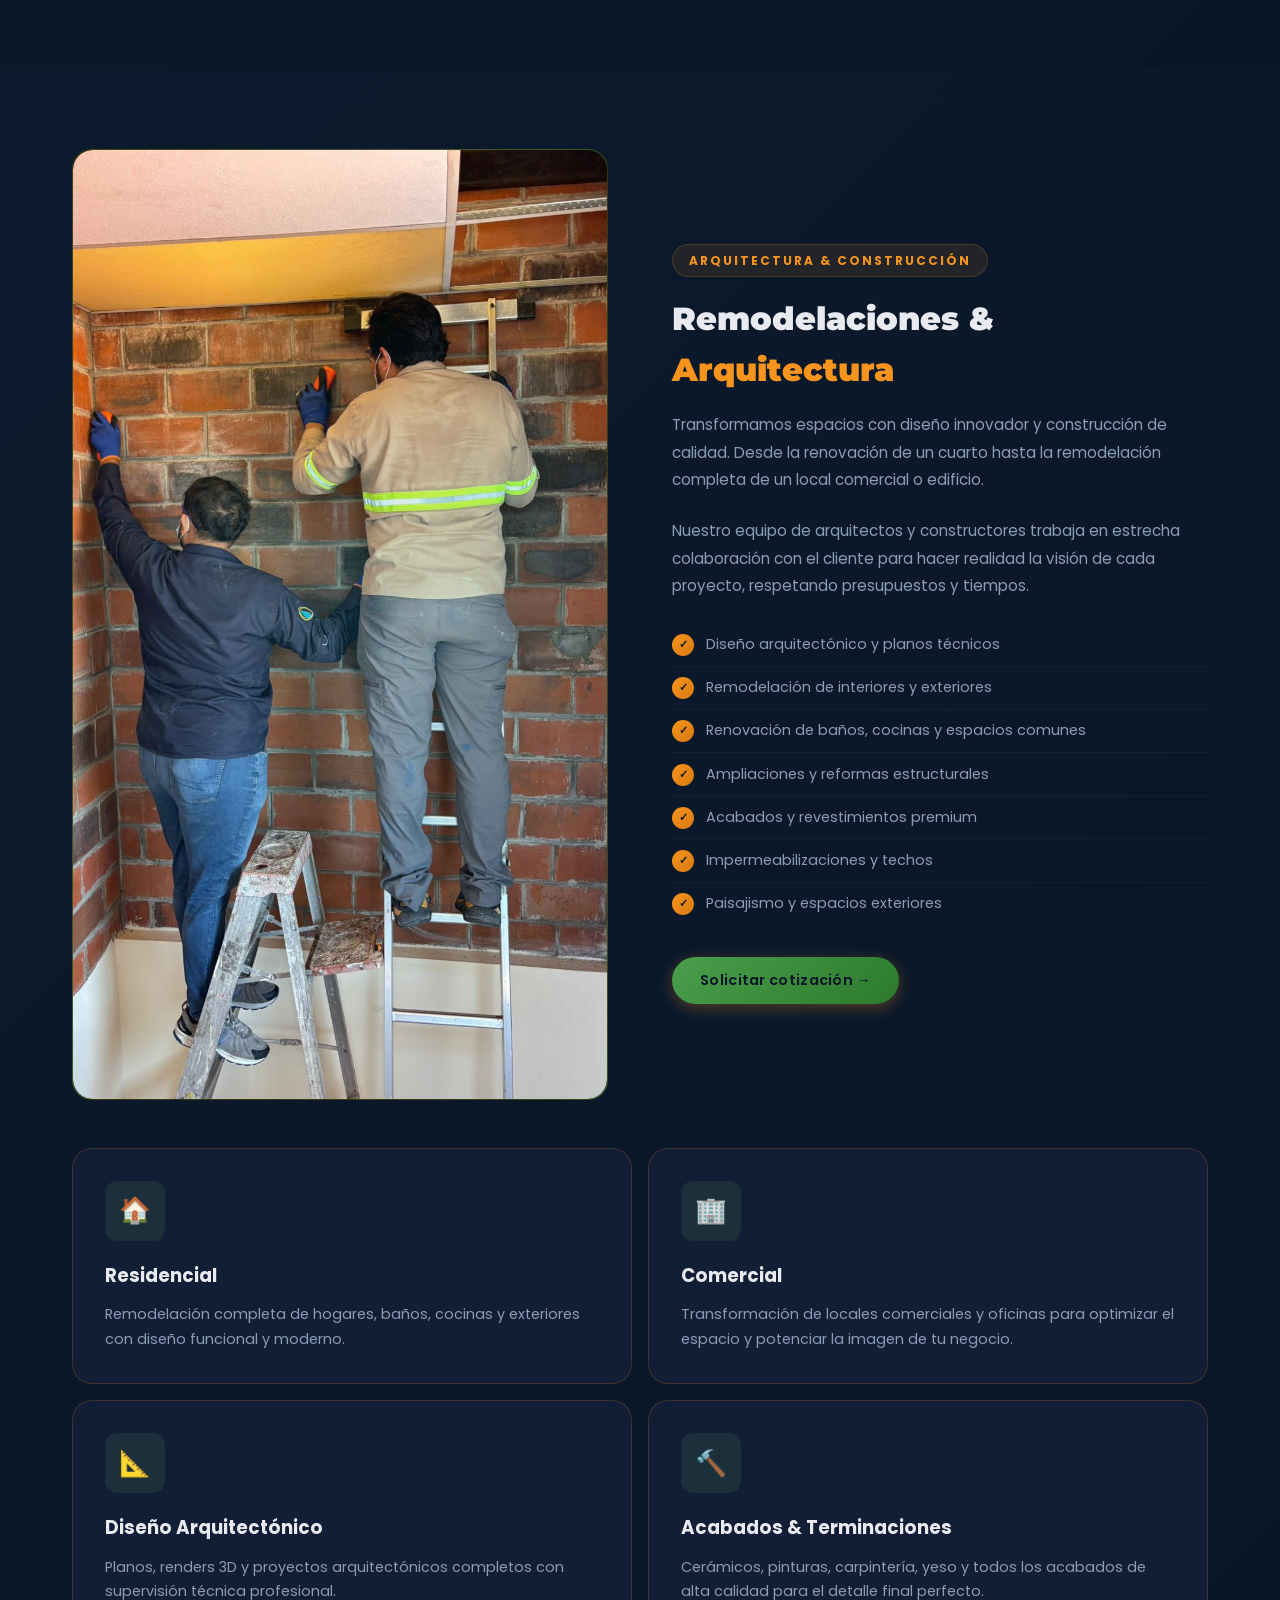
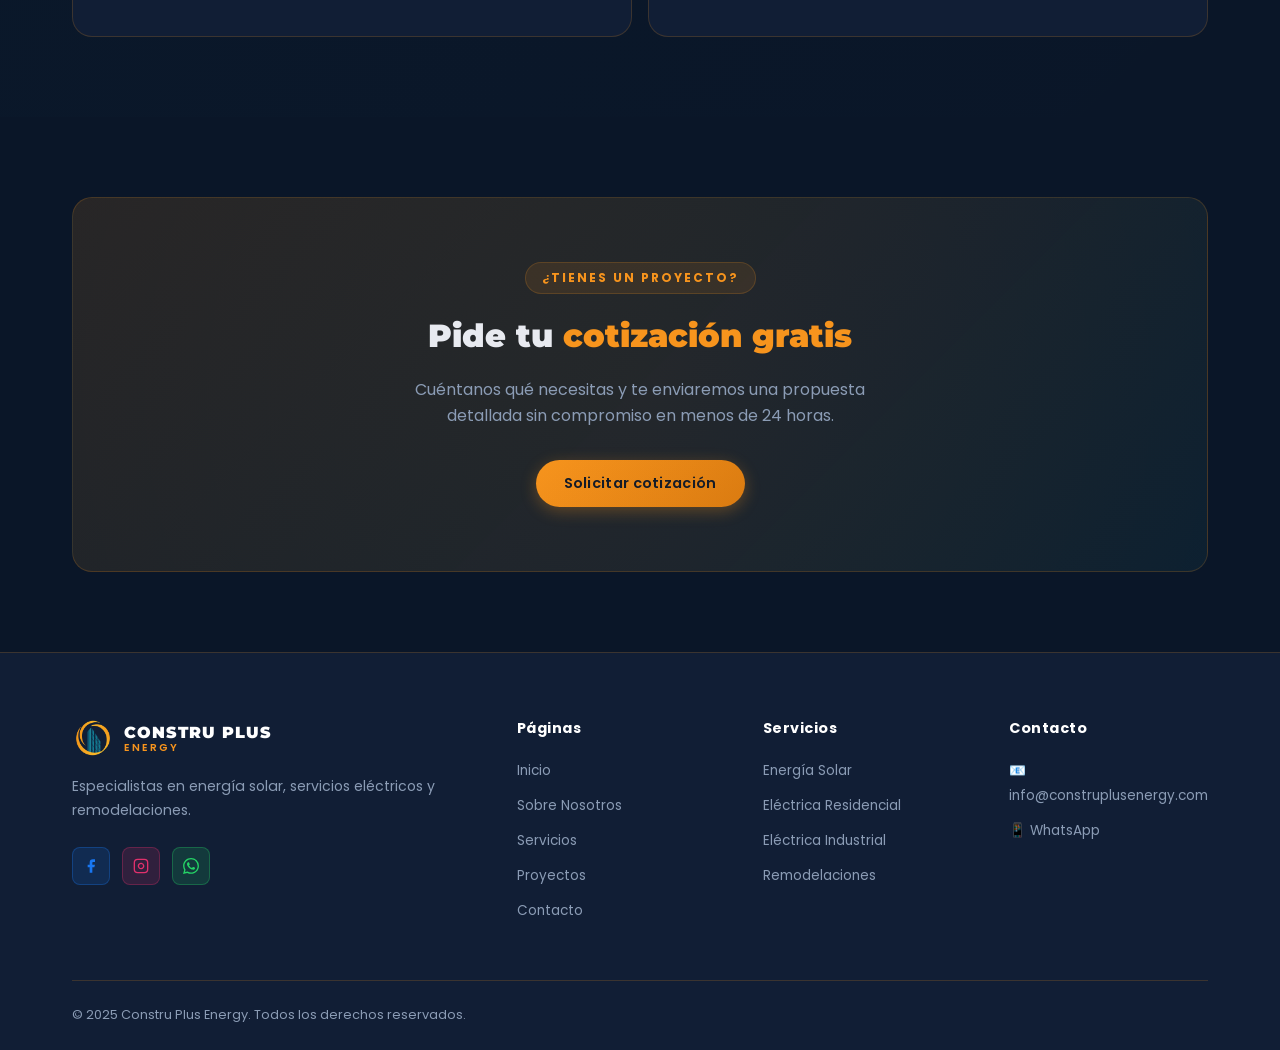
<file: servicios.html>
﻿<!DOCTYPE html>
<html lang="es">
<head>
  <meta charset="UTF-8" />
  <meta name="viewport" content="width=device-width, initial-scale=1.0" />
  <meta name="description" content="Servicios de Constru Plus Energy: Paneles Solares, Instalaciones Eléctricas y Remodelaciones. Soluciones integrales de calidad." />
  <title>Servicios | Constru Plus Energy</title>
  <link rel="stylesheet" href="css/styles.css" />
  <link rel="icon" type="image/png" href="assets/logo.png" />
</head>
<body>

  <!-- ── HEADER ── -->
  <header class="header">
    <a href="/" class="logo">
      <img src="assets/logo.png" alt="Constru Plus Energy" />
      <div class="logo-text">
        <span>CONSTRU PLUS</span>
        <span>ENERGY</span>
      </div>
    </a>
    <nav class="nav-links">
      <a href="/">Inicio</a>
      <a href="/sobre-nosotros">Nosotros</a>
      <a href="/servicios">Servicios</a>
      <a href="/proyectos">Proyectos</a>
      <a href="/contacto">Contacto</a>
      <a href="https://calcula-tu-ahorro.construplusenergy.com/" class="nav-cta" target="_blank" rel="noopener">Simula tu inversión</a>
    </nav>
    <button class="hamburger" aria-label="Menú">
      <span></span><span></span><span></span>
    </button>
  </header>

  <!-- ── PAGE HERO ── -->
  <div class="page-hero">
    <div class="page-hero-bg"><div class="hero-grid"></div></div>
    <div class="container page-hero-content">
      <div class="breadcrumb">
        <a href="/">Inicio</a>
        <span>/</span>
        <span>Servicios</span>
      </div>
      <h1 class="page-title">Nuestros <span>Servicios</span></h1>
      <p class="page-desc">Soluciones integrales en energía renovable, instalaciones eléctricas y remodelaciones. Todo lo que tu proyecto necesita, en un solo lugar.</p>
    </div>
  </div>

  <!-- ── NAV SERVICIOS ── -->
  <div style="background: var(--navy-card); border-bottom: 1px solid var(--border); position: sticky; top: 70px; z-index: 100;">
    <div class="container" style="display: flex; gap: 0.5rem; padding-top: 0.75rem; padding-bottom: 0.75rem; overflow-x: auto;">
      <a href="#solar" class="filter-btn active" style="white-space: nowrap;">☀️ Energía Solar</a>
      <a href="#electrico" class="filter-btn" style="white-space: nowrap;">⚡ Eléctrico</a>
      <a href="#remodelacion" class="filter-btn" style="white-space: nowrap;">🏗️ Construcción</a>
    </div>
  </div>

  <!-- ── SOLAR ── -->
  <section id="solar" class="service-detail">
    <div class="container">
      <div class="service-detail-inner">
        <div class="service-detail-visual reveal">
          <img src="assets/servicios-1.jpeg" alt="Paneles Solares" style="width:100%;height:100%;object-fit:cover;border-radius:inherit;">
        </div>
        <div class="service-detail-text reveal reveal-delay-2">
          <span class="section-tag">Energía Renovable</span>
          <h2>Paneles Solares <span>Fotovoltaicos</span></h2>
          <p>Diseñamos e instalamos sistemas de energía solar fotovoltaica adaptados a las necesidades de cada cliente. Desde pequeñas instalaciones residenciales hasta grandes parques solares industriales.</p>
          <p>Con la tecnología más eficiente del mercado y un equipo certificado, garantizamos el máximo rendimiento de tu inversión y un retorno económico en el menor tiempo posible.</p>
          <ul class="feature-list">
            <li>Análisis de consumo y dimensionamiento del sistema</li>
            <li>Instalación de paneles monocristalinos y policristalinos</li>
            <li>Sistemas con y sin conexión a red (on-grid / off-grid)</li>
            <li>Baterías de almacenamiento de energía</li>
            <li>Monitoreo remoto en tiempo real</li>
            <li>Mantenimiento preventivo y correctivo</li>
            <li>Gestión de trámites y permisos ante distribuidoras</li>
          </ul>
          <a href="/contacto" class="btn btn-primary">Solicitar cotización →</a>
        </div>
      </div>

      <div class="service-sub-grid">
        <div class="card reveal reveal-delay-1">
          <div class="card-icon icon-orange">🏠</div>
          <h3>Residencial</h3>
          <p>Sistemas desde 3 kWp para reducir tu factura eléctrica hasta un 90% y obtener independencia energética.</p>
        </div>
        <div class="card reveal reveal-delay-2">
          <div class="card-icon icon-teal">🏢</div>
          <h3>Comercial</h3>
          <p>Soluciones para comercios y empresas medianas que buscan reducir costos operativos y mejorar su huella ambiental.</p>
        </div>
        <div class="card reveal reveal-delay-3">
          <div class="card-icon icon-orange">🏭</div>
          <h3>Industrial</h3>
          <p>Grandes instalaciones para plantas de producción y empresas industriales con alta demanda energética.</p>
        </div>
        <div class="card reveal reveal-delay-4">
          <div class="card-icon icon-teal">🔋</div>
          <h3>Almacenamiento</h3>
          <p>Sistemas de baterías para maximizar el autoconsumo y garantizar suministro durante cortes de energía.</p>
        </div>
      </div>
    </div>
  </section>

  <!-- ── ELÉCTRICO ── -->
  <section id="electrico" class="service-detail" style="background: linear-gradient(135deg, rgba(27,143,160,0.04), transparent);">
    <div class="container">
      <div class="service-detail-inner reverse">
        <div class="service-detail-visual reveal" style="background: linear-gradient(135deg, var(--navy-alt), #0F2845);">
          <img src="assets/equipo.jpeg" alt="Servicios Eléctricos" style="width:100%;height:100%;object-fit:cover;border-radius:inherit;">
        </div>
        <div class="service-detail-text reveal reveal-delay-2">
          <span class="section-tag">Instalaciones Eléctricas</span>
          <h2>Servicios <span>Eléctricos</span></h2>
          <p>Realizamos instalaciones eléctricas completas para todo tipo de proyectos, desde viviendas unifamiliares hasta grandes complejos industriales, con el más alto cumplimiento de las normas de seguridad.</p>
          <p>Nuestro equipo de ingenieros y técnicos certificados garantiza trabajos seguros, eficientes y duraderos, con materiales de primera calidad y plena conformidad normativa.</p>
          <ul class="feature-list">
            <li>Instalaciones eléctricas residenciales nuevas y renovaciones</li>
            <li>Tableros eléctricos y centros de distribución</li>
            <li>Instalaciones trifásicas y de media tensión</li>
            <li>Sistemas de iluminación LED eficiente</li>
            <li>Automatización y domótica</li>
            <li>Sistemas de tierra y protección contra rayos</li>
            <li>Revisiones, certificaciones y pericias eléctricas</li>
          </ul>
          <a href="/contacto" class="btn btn-teal">Solicitar cotización →</a>
        </div>
      </div>

      <div class="service-sub-grid">
        <div class="card reveal reveal-delay-1">
          <div class="card-icon icon-teal">🏠</div>
          <h3>Residencial</h3>
          <p>Instalaciones completas para hogares: tableros, circuitos, iluminación, enchufes y automatización del hogar.</p>
        </div>
        <div class="card reveal reveal-delay-2">
          <div class="card-icon icon-orange">🏢</div>
          <h3>Comercial</h3>
          <p>Instalaciones para locales comerciales, oficinas y centros comerciales con eficiencia energética y normativas vigentes.</p>
        </div>
        <div class="card reveal reveal-delay-3">
          <div class="card-icon icon-teal">🏭</div>
          <h3>Industrial</h3>
          <p>Alta y media tensión, tableros de control, automatización industrial y sistemas de respaldo para plantas productivas.</p>
        </div>
        <div class="card reveal reveal-delay-4">
          <div class="card-icon icon-orange">🔦</div>
          <h3>Iluminación LED</h3>
          <p>Proyectos de iluminación eficiente para interiores y exteriores con tecnología LED que reduce el consumo hasta 70%.</p>
        </div>
      </div>
    </div>
  </section>

  <!-- ── REMODELACIÓN ── -->
  <section id="remodelacion" class="service-detail">
    <div class="container">
      <div class="service-detail-inner">
        <div class="service-detail-visual reveal" style="background: linear-gradient(135deg, #0A2010, #1a4a2a);">
          <img src="assets/servicios-3.jpeg" alt="Obras Civiles" style="width:100%;height:100%;object-fit:cover;border-radius:inherit;">
        </div>
        <div class="service-detail-text reveal reveal-delay-2">
          <span class="section-tag">Arquitectura & Construcción</span>
          <h2>Remodelaciones & <span>Arquitectura</span></h2>
          <p>Transformamos espacios con diseño innovador y construcción de calidad. Desde la renovación de un cuarto hasta la remodelación completa de un local comercial o edificio.</p>
          <p>Nuestro equipo de arquitectos y constructores trabaja en estrecha colaboración con el cliente para hacer realidad la visión de cada proyecto, respetando presupuestos y tiempos.</p>
          <ul class="feature-list">
            <li>Diseño arquitectónico y planos técnicos</li>
            <li>Remodelación de interiores y exteriores</li>
            <li>Renovación de baños, cocinas y espacios comunes</li>
            <li>Ampliaciones y reformas estructurales</li>
            <li>Acabados y revestimientos premium</li>
            <li>Impermeabilizaciones y techos</li>
            <li>Paisajismo y espacios exteriores</li>
          </ul>
          <a href="/contacto" class="btn btn-primary" style="background: linear-gradient(135deg, #4a9e4a, #2d7a2d);">Solicitar cotización →</a>
        </div>
      </div>

      <div class="service-sub-grid">
        <div class="card reveal reveal-delay-1">
          <div class="card-icon" style="background: rgba(100,180,100,0.12);">🏠</div>
          <h3>Residencial</h3>
          <p>Remodelación completa de hogares, baños, cocinas y exteriores con diseño funcional y moderno.</p>
        </div>
        <div class="card reveal reveal-delay-2">
          <div class="card-icon" style="background: rgba(100,180,100,0.12);">🏢</div>
          <h3>Comercial</h3>
          <p>Transformación de locales comerciales y oficinas para optimizar el espacio y potenciar la imagen de tu negocio.</p>
        </div>
        <div class="card reveal reveal-delay-3">
          <div class="card-icon" style="background: rgba(100,180,100,0.12);">📐</div>
          <h3>Diseño Arquitectónico</h3>
          <p>Planos, renders 3D y proyectos arquitectónicos completos con supervisión técnica profesional.</p>
        </div>
        <div class="card reveal reveal-delay-4">
          <div class="card-icon" style="background: rgba(100,180,100,0.12);">🔨</div>
          <h3>Acabados & Terminaciones</h3>
          <p>Cerámicos, pinturas, carpintería, yeso y todos los acabados de alta calidad para el detalle final perfecto.</p>
        </div>
      </div>
    </div>
  </section>

  <!-- ── CTA ── -->
  <section>
    <div class="container">
      <div class="cta-section reveal">
        <span class="section-tag">¿Tienes un proyecto?</span>
        <h2>Pide tu <span style="color: var(--orange);">cotización gratis</span></h2>
        <p>Cuéntanos qué necesitas y te enviaremos una propuesta detallada sin compromiso en menos de 24 horas.</p>
        <div style="display: flex; gap: 1rem; justify-content: center; flex-wrap: wrap;">
          <a href="/contacto" class="btn btn-primary">Solicitar cotización</a>
        </div>
      </div>
    </div>
  </section>

  <!-- ── FOOTER ── -->
  <footer class="footer">
    <div class="container">
      <div class="footer-grid">
        <div class="footer-brand">
          <a href="/" class="logo" style="margin-bottom: 0.5rem;">
            <img src="assets/logo.png" alt="Constru Plus Energy" />
            <div class="logo-text">
              <span>CONSTRU PLUS</span>
              <span>ENERGY</span>
            </div>
          </a>
          <p>Especialistas en energía solar, servicios eléctricos y remodelaciones.</p>
          <div class="footer-social">
            <a href="https://www.facebook.com/share/1DhS5N5kwB/?mibextid=wwXIfr" class="social-btn fb" target="_blank" rel="noopener" aria-label="Facebook"><svg width="16" height="16" fill="currentColor" viewBox="0 0 24 24"><path d="M18 2h-3a5 5 0 0 0-5 5v3H7v4h3v8h4v-8h3l1-4h-4V7a1 1 0 0 1 1-1h3z"/></svg></a>
            <a href="https://www.instagram.com/construplusenergy?igsh=N2xpNG1tMXdidHR6" class="social-btn ig" target="_blank" rel="noopener" aria-label="Instagram"><svg width="16" height="16" fill="none" stroke="currentColor" stroke-width="2" viewBox="0 0 24 24"><rect x="2" y="2" width="20" height="20" rx="5" ry="5"/><path d="M16 11.37A4 4 0 1 1 12.63 8 4 4 0 0 1 16 11.37z"/><line x1="17.5" y1="6.5" x2="17.51" y2="6.5"/></svg></a>
            <a href="https://wa.me/50374163834" class="social-btn wa" target="_blank" rel="noopener" aria-label="WhatsApp"><svg width="16" height="16" fill="currentColor" viewBox="0 0 24 24"><path d="M17.472 14.382c-.297-.149-1.758-.867-2.03-.967-.273-.099-.471-.148-.67.15-.197.297-.767.966-.94 1.164-.173.199-.347.223-.644.075-.297-.15-1.255-.463-2.39-1.475-.883-.788-1.48-1.761-1.653-2.059-.173-.297-.018-.458.13-.606.134-.133.298-.347.446-.52.149-.174.198-.298.298-.497.099-.198.05-.371-.025-.52-.075-.149-.669-1.612-.916-2.207-.242-.579-.487-.5-.669-.51-.173-.008-.371-.01-.57-.01-.198 0-.52.074-.792.372-.272.297-1.04 1.016-1.04 2.479 0 1.462 1.065 2.875 1.213 3.074.149.198 2.096 3.2 5.077 4.487.709.306 1.262.489 1.694.625.712.227 1.36.195 1.871.118.571-.085 1.758-.719 2.006-1.413.248-.694.248-1.289.173-1.413-.074-.124-.272-.198-.57-.347m-5.421 7.403h-.004a9.87 9.87 0 0 1-5.031-1.378l-.361-.214-3.741.982.998-3.648-.235-.374a9.86 9.86 0 0 1-1.51-5.26c.001-5.45 4.436-9.884 9.888-9.884 2.64 0 5.122 1.03 6.988 2.898a9.825 9.825 0 0 1 2.893 6.994c-.003 5.45-4.437 9.884-9.885 9.884m8.413-18.297A11.815 11.815 0 0 0 12.05 0C5.495 0 .16 5.335.157 11.892c0 2.096.547 4.142 1.588 5.945L.057 24l6.305-1.654a11.882 11.882 0 0 0 5.683 1.448h.005c6.554 0 11.89-5.335 11.893-11.893a11.821 11.821 0 0 0-3.48-8.413Z"/></svg></a>
          </div>
        </div>
        <div class="footer-col">
          <h4>Páginas</h4>
          <ul>
            <li><a href="/">Inicio</a></li>
            <li><a href="/sobre-nosotros">Sobre Nosotros</a></li>
            <li><a href="/servicios">Servicios</a></li>
            <li><a href="/proyectos">Proyectos</a></li>
            <li><a href="/contacto">Contacto</a></li>
          </ul>
        </div>
        <div class="footer-col">
          <h4>Servicios</h4>
          <ul>
            <li><a href="#solar">Energía Solar</a></li>
            <li><a href="#electrico">Eléctrica Residencial</a></li>
            <li><a href="#electrico">Eléctrica Industrial</a></li>
            <li><a href="#remodelacion">Remodelaciones</a></li>
          </ul>
        </div>
        <div class="footer-col">
          <h4>Contacto</h4>
          <ul>
            <li><a href="/contacto">📧 info@construplusenergy.com</a></li>
            <li><a href="https://wa.me/50374163834" target="_blank" rel="noopener">📱 WhatsApp</a></li>
          </ul>
        </div>
      </div>
      <div class="footer-bottom">
        <span>© 2025 Constru Plus Energy. Todos los derechos reservados.</span>
      </div>
    </div>
  </footer>

  <a href="https://wa.me/50374163834" class="whatsapp-float" target="_blank" rel="noopener" aria-label="WhatsApp">
    <svg width="22" height="22" fill="currentColor" viewBox="0 0 24 24"><path d="M17.472 14.382c-.297-.149-1.758-.867-2.03-.967-.273-.099-.471-.148-.67.15-.197.297-.767.966-.94 1.164-.173.199-.347.223-.644.075-.297-.15-1.255-.463-2.39-1.475-.883-.788-1.48-1.761-1.653-2.059-.173-.297-.018-.458.13-.606.134-.133.298-.347.446-.52.149-.174.198-.298.298-.497.099-.198.05-.371-.025-.52-.075-.149-.669-1.612-.916-2.207-.242-.579-.487-.5-.669-.51-.173-.008-.371-.01-.57-.01-.198 0-.52.074-.792.372-.272.297-1.04 1.016-1.04 2.479 0 1.462 1.065 2.875 1.213 3.074.149.198 2.096 3.2 5.077 4.487.709.306 1.262.489 1.694.625.712.227 1.36.195 1.871.118.571-.085 1.758-.719 2.006-1.413.248-.694.248-1.289.173-1.413-.074-.124-.272-.198-.57-.347m-5.421 7.403h-.004a9.87 9.87 0 0 1-5.031-1.378l-.361-.214-3.741.982.998-3.648-.235-.374a9.86 9.86 0 0 1-1.51-5.26c.001-5.45 4.436-9.884 9.888-9.884 2.64 0 5.122 1.03 6.988 2.898a9.825 9.825 0 0 1 2.893 6.994c-.003 5.45-4.437 9.884-9.885 9.884m8.413-18.297A11.815 11.815 0 0 0 12.05 0C5.495 0 .16 5.335.157 11.892c0 2.096.547 4.142 1.588 5.945L.057 24l6.305-1.654a11.882 11.882 0 0 0 5.683 1.448h.005c6.554 0 11.89-5.335 11.893-11.893a11.821 11.821 0 0 0-3.48-8.413Z"/></svg>
    WhatsApp
  </a>

  <script src="js/main.js"></script>
  <script>
    // Sticky service nav active state
    const serviceNavBtns = document.querySelectorAll('.filter-btn[href^="#"]');
    const sections = ['solar','electrico','remodelacion'].map(id => document.getElementById(id));
    window.addEventListener('scroll', () => {
      let current = '';
      sections.forEach(s => { if (s && window.scrollY >= s.offsetTop - 200) current = s.id; });
      serviceNavBtns.forEach(b => {
        b.classList.toggle('active', b.getAttribute('href') === '#' + current);
      });
    });
  </script>
</body>
</html>
</file>
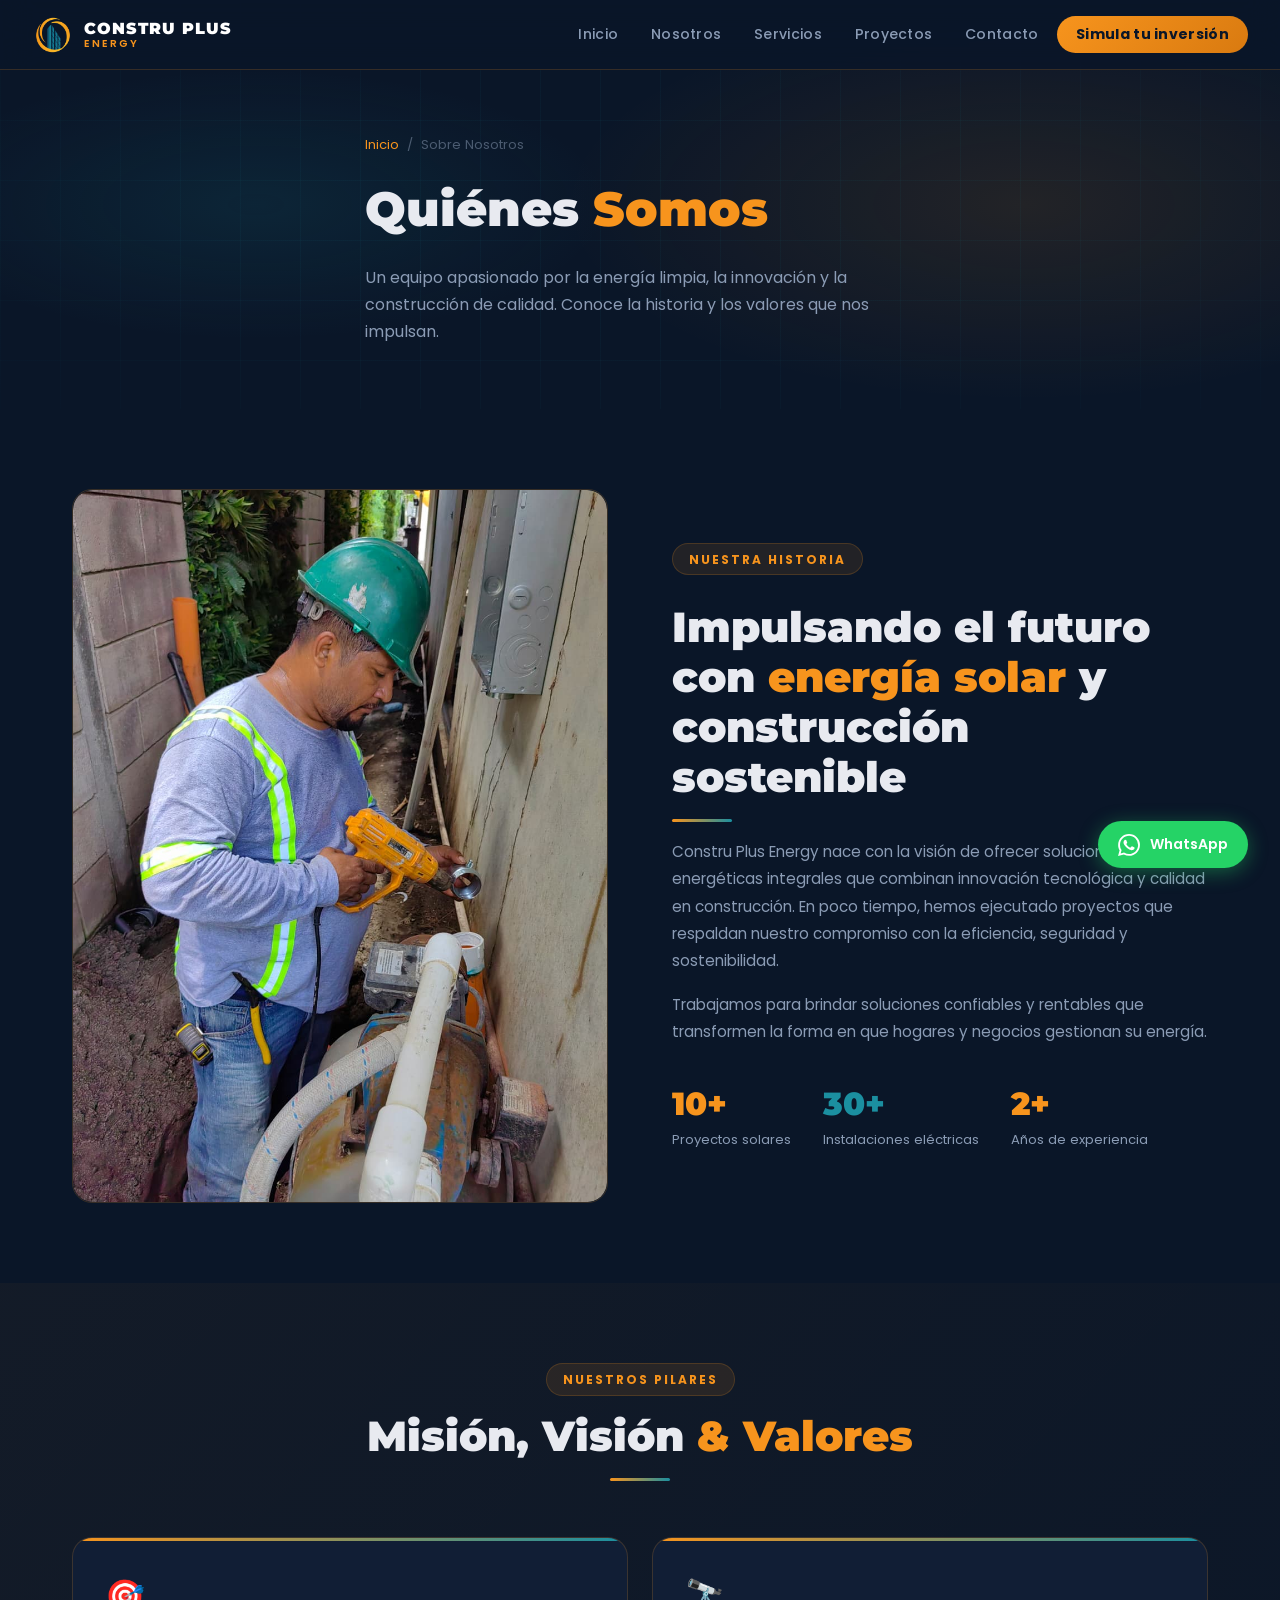
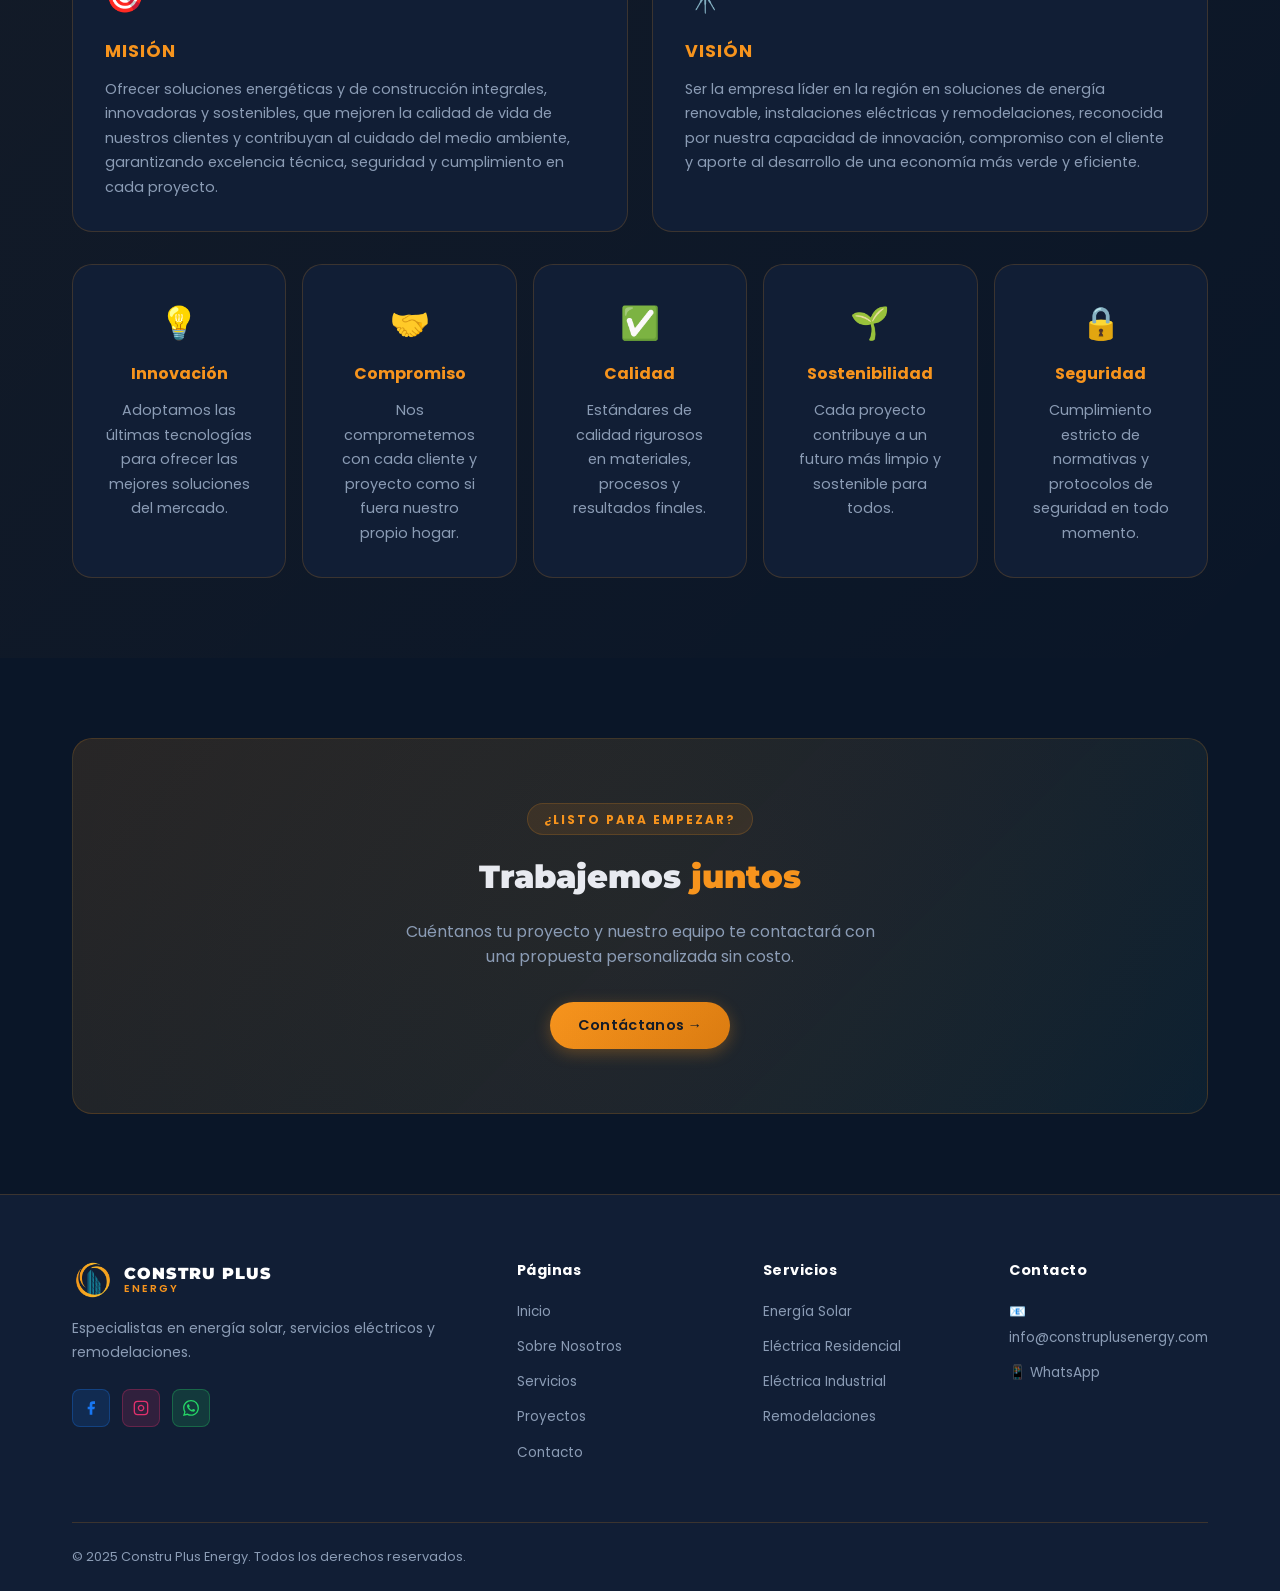
<file: sobre-nosotros.html>
﻿<!DOCTYPE html>
<html lang="es">
<head>
  <meta charset="UTF-8" />
  <meta name="viewport" content="width=device-width, initial-scale=1.0" />
  <meta name="description" content="Conoce a Constru Plus Energy — Nuestra misión, visión, valores y el equipo de socios que impulsa cada proyecto." />
  <title>Sobre Nosotros | Constru Plus Energy</title>
  <link rel="stylesheet" href="css/styles.css" />
  <link rel="icon" type="image/png" href="assets/logo.png" />
</head>
<body>

  <!-- ── HEADER ── -->
  <header class="header">
    <a href="/" class="logo">
      <img src="assets/logo.png" alt="Constru Plus Energy" />
      <div class="logo-text">
        <span>CONSTRU PLUS</span>
        <span>ENERGY</span>
      </div>
    </a>
    <nav class="nav-links">
      <a href="/">Inicio</a>
      <a href="/sobre-nosotros">Nosotros</a>
      <a href="/servicios">Servicios</a>
      <a href="/proyectos">Proyectos</a>
      <a href="/contacto">Contacto</a>
      <a href="https://calcula-tu-ahorro.construplusenergy.com/" class="nav-cta" target="_blank" rel="noopener">Simula tu inversión</a>
    </nav>
    <button class="hamburger" aria-label="Menú">
      <span></span><span></span><span></span>
    </button>
  </header>

  <!-- ── PAGE HERO ── -->
  <div class="page-hero">
    <div class="page-hero-bg"><div class="hero-grid"></div></div>
    <div class="container page-hero-content">
      <div class="breadcrumb">
        <a href="/">Inicio</a>
        <span>/</span>
        <span>Sobre Nosotros</span>
      </div>
      <h1 class="page-title">Quiénes <span>Somos</span></h1>
      <p class="page-desc">Un equipo apasionado por la energía limpia, la innovación y la construcción de calidad. Conoce la historia y los valores que nos impulsan.</p>
    </div>
  </div>

  <!-- ── INTRO ── -->
  <section>
    <div class="container">
      <div class="about-intro">
        <div class="about-img-placeholder reveal" style="padding:0; overflow:hidden; background:none; border-radius: var(--radius-lg);">
          <img src="assets/equipo.jpeg" alt="Equipo Constru Plus Energy"
               style="width:100%; height:100%; min-height:400px; object-fit:cover; display:block; border-radius: var(--radius-lg);" />
        </div>
        <div class="reveal reveal-delay-2">
          <span class="section-tag">Nuestra Historia</span>
          <h2 class="section-title" style="text-align: left; margin-top: 0.75rem;">
            Impulsando el futuro con <span>energía solar</span> y construcción sostenible
          </h2>
          <div class="divider" style="margin: 1rem 0;"></div>
          <p style="color: var(--text-muted); font-size: 0.95rem; line-height: 1.8; margin-bottom: 1rem;">
            Constru Plus Energy nace con la visión de ofrecer soluciones energéticas integrales que combinan innovación tecnológica y calidad en construcción. En poco tiempo, hemos ejecutado proyectos que respaldan nuestro compromiso con la eficiencia, seguridad y sostenibilidad.
          </p>
          <p style="color: var(--text-muted); font-size: 0.95rem; line-height: 1.8; margin-bottom: 2rem;">
            Trabajamos para brindar soluciones confiables y rentables que transformen la forma en que hogares y negocios gestionan su energía.
          </p>
          <div style="display: flex; gap: 2rem; flex-wrap: wrap;">
            <div>
              <div style="font-family: 'Montserrat', sans-serif; font-size: 2rem; font-weight: 900; color: var(--orange);">10+</div>
              <div style="color: var(--text-muted); font-size: 0.82rem;">Proyectos solares</div>
            </div>
            <div>
              <div style="font-family: 'Montserrat', sans-serif; font-size: 2rem; font-weight: 900; color: var(--teal);">30+</div>
              <div style="color: var(--text-muted); font-size: 0.82rem;">Instalaciones eléctricas</div>
            </div>
            <div>
              <div style="font-family: 'Montserrat', sans-serif; font-size: 2rem; font-weight: 900; color: var(--orange);">2+</div>
              <div style="color: var(--text-muted); font-size: 0.82rem;">Años de experiencia</div>
            </div>
          </div>
        </div>
      </div>
    </div>
  </section>

  <!-- ── MISIÓN / VISIÓN / VALORES ── -->
  <section style="background: linear-gradient(135deg, rgba(247,148,29,0.04), transparent);">
    <div class="container">
      <div class="section-header reveal">
        <span class="section-tag">Nuestros pilares</span>
        <h2 class="section-title">Misión, Visión <span>& Valores</span></h2>
        <div class="divider"></div>
      </div>

      <div class="mv-grid">
        <div class="mv-card reveal reveal-delay-1">
          <div class="mv-icon">🎯</div>
          <h3>Misión</h3>
          <p>Ofrecer soluciones energéticas y de construcción integrales, innovadoras y sostenibles, que mejoren la calidad de vida de nuestros clientes y contribuyan al cuidado del medio ambiente, garantizando excelencia técnica, seguridad y cumplimiento en cada proyecto.</p>
        </div>
        <div class="mv-card reveal reveal-delay-2">
          <div class="mv-icon">🔭</div>
          <h3>Visión</h3>
          <p>Ser la empresa líder en la región en soluciones de energía renovable, instalaciones eléctricas y remodelaciones, reconocida por nuestra capacidad de innovación, compromiso con el cliente y aporte al desarrollo de una economía más verde y eficiente.</p>
        </div>
      </div>

      <div style="display: grid; grid-template-columns: repeat(auto-fit, minmax(200px, 1fr)); gap: 1rem; margin-top: 2rem;">
        <div class="card reveal reveal-delay-1" style="text-align: center;">
          <div style="font-size: 2rem; margin-bottom: 0.75rem;">💡</div>
          <h3 style="font-size: 1rem; color: var(--orange);">Innovación</h3>
          <p>Adoptamos las últimas tecnologías para ofrecer las mejores soluciones del mercado.</p>
        </div>
        <div class="card reveal reveal-delay-2" style="text-align: center;">
          <div style="font-size: 2rem; margin-bottom: 0.75rem;">🤝</div>
          <h3 style="font-size: 1rem; color: var(--orange);">Compromiso</h3>
          <p>Nos comprometemos con cada cliente y proyecto como si fuera nuestro propio hogar.</p>
        </div>
        <div class="card reveal reveal-delay-3" style="text-align: center;">
          <div style="font-size: 2rem; margin-bottom: 0.75rem;">✅</div>
          <h3 style="font-size: 1rem; color: var(--orange);">Calidad</h3>
          <p>Estándares de calidad rigurosos en materiales, procesos y resultados finales.</p>
        </div>
        <div class="card reveal reveal-delay-4" style="text-align: center;">
          <div style="font-size: 2rem; margin-bottom: 0.75rem;">🌱</div>
          <h3 style="font-size: 1rem; color: var(--orange);">Sostenibilidad</h3>
          <p>Cada proyecto contribuye a un futuro más limpio y sostenible para todos.</p>
        </div>
        <div class="card reveal reveal-delay-5" style="text-align: center;">
          <div style="font-size: 2rem; margin-bottom: 0.75rem;">🔒</div>
          <h3 style="font-size: 1rem; color: var(--orange);">Seguridad</h3>
          <p>Cumplimiento estricto de normativas y protocolos de seguridad en todo momento.</p>
        </div>
      </div>
    </div>
  </section>

  <!-- ── CTA ── -->
  <section>
    <div class="container">
      <div class="cta-section reveal">
        <span class="section-tag">¿Listo para empezar?</span>
        <h2>Trabajemos <span style="color: var(--orange);">juntos</span></h2>
        <p>Cuéntanos tu proyecto y nuestro equipo te contactará con una propuesta personalizada sin costo.</p>
        <a href="/contacto" class="btn btn-primary">Contáctanos →</a>
      </div>
    </div>
  </section>

  <!-- ── FOOTER ── -->
  <footer class="footer">
    <div class="container">
      <div class="footer-grid">
        <div class="footer-brand">
          <a href="/" class="logo" style="margin-bottom: 0.5rem;">
            <img src="assets/logo.png" alt="Constru Plus Energy" />
            <div class="logo-text">
              <span>CONSTRU PLUS</span>
              <span>ENERGY</span>
            </div>
          </a>
          <p>Especialistas en energía solar, servicios eléctricos y remodelaciones.</p>
          <div class="footer-social">
            <a href="https://www.facebook.com/share/1DhS5N5kwB/?mibextid=wwXIfr" class="social-btn fb" target="_blank" rel="noopener" aria-label="Facebook">
              <svg width="16" height="16" fill="currentColor" viewBox="0 0 24 24"><path d="M18 2h-3a5 5 0 0 0-5 5v3H7v4h3v8h4v-8h3l1-4h-4V7a1 1 0 0 1 1-1h3z"/></svg>
            </a>
            <a href="https://www.instagram.com/construplusenergy?igsh=N2xpNG1tMXdidHR6" class="social-btn ig" target="_blank" rel="noopener" aria-label="Instagram">
              <svg width="16" height="16" fill="none" stroke="currentColor" stroke-width="2" viewBox="0 0 24 24"><rect x="2" y="2" width="20" height="20" rx="5" ry="5"/><path d="M16 11.37A4 4 0 1 1 12.63 8 4 4 0 0 1 16 11.37z"/><line x1="17.5" y1="6.5" x2="17.51" y2="6.5"/></svg>
            </a>
            <a href="https://wa.me/50374163834" class="social-btn wa" target="_blank" rel="noopener" aria-label="WhatsApp">
              <svg width="16" height="16" fill="currentColor" viewBox="0 0 24 24"><path d="M17.472 14.382c-.297-.149-1.758-.867-2.03-.967-.273-.099-.471-.148-.67.15-.197.297-.767.966-.94 1.164-.173.199-.347.223-.644.075-.297-.15-1.255-.463-2.39-1.475-.883-.788-1.48-1.761-1.653-2.059-.173-.297-.018-.458.13-.606.134-.133.298-.347.446-.52.149-.174.198-.298.298-.497.099-.198.05-.371-.025-.52-.075-.149-.669-1.612-.916-2.207-.242-.579-.487-.5-.669-.51-.173-.008-.371-.01-.57-.01-.198 0-.52.074-.792.372-.272.297-1.04 1.016-1.04 2.479 0 1.462 1.065 2.875 1.213 3.074.149.198 2.096 3.2 5.077 4.487.709.306 1.262.489 1.694.625.712.227 1.36.195 1.871.118.571-.085 1.758-.719 2.006-1.413.248-.694.248-1.289.173-1.413-.074-.124-.272-.198-.57-.347m-5.421 7.403h-.004a9.87 9.87 0 0 1-5.031-1.378l-.361-.214-3.741.982.998-3.648-.235-.374a9.86 9.86 0 0 1-1.51-5.26c.001-5.45 4.436-9.884 9.888-9.884 2.64 0 5.122 1.03 6.988 2.898a9.825 9.825 0 0 1 2.893 6.994c-.003 5.45-4.437 9.884-9.885 9.884m8.413-18.297A11.815 11.815 0 0 0 12.05 0C5.495 0 .16 5.335.157 11.892c0 2.096.547 4.142 1.588 5.945L.057 24l6.305-1.654a11.882 11.882 0 0 0 5.683 1.448h.005c6.554 0 11.89-5.335 11.893-11.893a11.821 11.821 0 0 0-3.48-8.413Z"/></svg>
            </a>
          </div>
        </div>
        <div class="footer-col">
          <h4>Páginas</h4>
          <ul>
            <li><a href="/">Inicio</a></li>
            <li><a href="/sobre-nosotros">Sobre Nosotros</a></li>
            <li><a href="/servicios">Servicios</a></li>
            <li><a href="/proyectos">Proyectos</a></li>
            <li><a href="/contacto">Contacto</a></li>
          </ul>
        </div>
        <div class="footer-col">
          <h4>Servicios</h4>
          <ul>
            <li><a href="/servicios#solar">Energía Solar</a></li>
            <li><a href="/servicios#electrico">Eléctrica Residencial</a></li>
            <li><a href="/servicios#electrico">Eléctrica Industrial</a></li>
            <li><a href="/servicios#remodelacion">Remodelaciones</a></li>
          </ul>
        </div>
        <div class="footer-col">
          <h4>Contacto</h4>
          <ul>
            <li><a href="/contacto">📧 info@construplusenergy.com</a></li>
            <li><a href="https://wa.me/50374163834" target="_blank" rel="noopener">📱 WhatsApp</a></li>
          </ul>
        </div>
      </div>
      <div class="footer-bottom">
        <span>© 2025 Constru Plus Energy. Todos los derechos reservados.</span>
      </div>
    </div>
  </footer>

  <a href="https://wa.me/50374163834" class="whatsapp-float" target="_blank" rel="noopener" aria-label="WhatsApp">
    <svg width="22" height="22" fill="currentColor" viewBox="0 0 24 24"><path d="M17.472 14.382c-.297-.149-1.758-.867-2.03-.967-.273-.099-.471-.148-.67.15-.197.297-.767.966-.94 1.164-.173.199-.347.223-.644.075-.297-.15-1.255-.463-2.39-1.475-.883-.788-1.48-1.761-1.653-2.059-.173-.297-.018-.458.13-.606.134-.133.298-.347.446-.52.149-.174.198-.298.298-.497.099-.198.05-.371-.025-.52-.075-.149-.669-1.612-.916-2.207-.242-.579-.487-.5-.669-.51-.173-.008-.371-.01-.57-.01-.198 0-.52.074-.792.372-.272.297-1.04 1.016-1.04 2.479 0 1.462 1.065 2.875 1.213 3.074.149.198 2.096 3.2 5.077 4.487.709.306 1.262.489 1.694.625.712.227 1.36.195 1.871.118.571-.085 1.758-.719 2.006-1.413.248-.694.248-1.289.173-1.413-.074-.124-.272-.198-.57-.347m-5.421 7.403h-.004a9.87 9.87 0 0 1-5.031-1.378l-.361-.214-3.741.982.998-3.648-.235-.374a9.86 9.86 0 0 1-1.51-5.26c.001-5.45 4.436-9.884 9.888-9.884 2.64 0 5.122 1.03 6.988 2.898a9.825 9.825 0 0 1 2.893 6.994c-.003 5.45-4.437 9.884-9.885 9.884m8.413-18.297A11.815 11.815 0 0 0 12.05 0C5.495 0 .16 5.335.157 11.892c0 2.096.547 4.142 1.588 5.945L.057 24l6.305-1.654a11.882 11.882 0 0 0 5.683 1.448h.005c6.554 0 11.89-5.335 11.893-11.893a11.821 11.821 0 0 0-3.48-8.413Z"/></svg>
    WhatsApp
  </a>

  <script src="js/main.js"></script>
</body>
</html>
</file>
<file: css/styles.css>
/* ============================================================
   CONSTRU PLUS ENERGY — Global Styles
   Colors: Orange #F7941D | Teal #1B8FA0 | Navy #0A1628
   ============================================================ */

@import url('https://fonts.googleapis.com/css2?family=Poppins:wght@300;400;500;600;700;800;900&family=Montserrat:wght@400;700;900&display=swap');

/* ── Reset & Base ── */
*, *::before, *::after { box-sizing: border-box; margin: 0; padding: 0; }

:root {
  --orange:      #F7941D;
  --orange-dark: #D97A10;
  --orange-glow: rgba(247, 148, 29, 0.25);
  --teal:        #1B8FA0;
  --teal-dark:   #136878;
  --teal-glow:   rgba(27, 143, 160, 0.25);
  --navy:        #0A1628;
  --navy-alt:    #0F2040;
  --navy-card:   #111E35;
  --text:        #E8EAF0;
  --text-muted:  #8B9CB5;
  --border:      rgba(247, 148, 29, 0.18);
  --border-teal: rgba(27, 143, 160, 0.25);
  --radius:      12px;
  --radius-lg:   20px;
  --shadow:      0 8px 32px rgba(0,0,0,0.4);
  --shadow-orange: 0 8px 32px rgba(247, 148, 29, 0.3);
  --shadow-teal:   0 8px 32px rgba(27, 143, 160, 0.3);
  --transition:  all 0.3s cubic-bezier(0.4, 0, 0.2, 1);
}

html { scroll-behavior: smooth; font-size: 16px; }

body {
  font-family: 'Poppins', sans-serif;
  background-color: var(--navy);
  color: var(--text);
  line-height: 1.6;
  overflow-x: hidden;
}

a { text-decoration: none; color: inherit; }
ul { list-style: none; }
img { max-width: 100%; height: auto; display: block; }
button { cursor: pointer; font-family: inherit; border: none; }

/* ── Scrollbar ── */
::-webkit-scrollbar { width: 6px; }
::-webkit-scrollbar-track { background: var(--navy); }
::-webkit-scrollbar-thumb { background: var(--orange); border-radius: 3px; }

/* ── Selection ── */
::selection { background: var(--orange); color: var(--navy); }


/* ============================================================
   HEADER / NAVBAR
   ============================================================ */
.header {
  position: fixed;
  top: 0; left: 0; right: 0;
  z-index: 1000;
  padding: 0 2rem;
  height: 70px;
  display: flex;
  align-items: center;
  justify-content: space-between;
  background: rgba(10, 22, 40, 0.85);
  backdrop-filter: blur(16px);
  border-bottom: 1px solid var(--border);
  transition: var(--transition);
}
.header.scrolled {
  background: rgba(10, 22, 40, 0.97);
  box-shadow: 0 4px 24px rgba(0,0,0,0.5);
}

.logo {
  display: flex;
  align-items: center;
  gap: 10px;
}
.logo img {
  height: 42px;
  width: 42px;
  object-fit: contain;
}
.logo-text {
  display: flex;
  flex-direction: column;
  line-height: 1.1;
}
.logo-text span:first-child {
  font-family: 'Montserrat', sans-serif;
  font-weight: 900;
  font-size: 1rem;
  color: #fff;
  letter-spacing: 1px;
}
.logo-text span:last-child {
  font-size: 0.65rem;
  color: var(--orange);
  letter-spacing: 2px;
  text-transform: uppercase;
  font-weight: 600;
}

.nav-links {
  display: flex;
  align-items: center;
  gap: 0.25rem;
}
.nav-links a {
  padding: 0.4rem 0.9rem;
  font-size: 0.88rem;
  font-weight: 500;
  color: var(--text-muted);
  border-radius: 6px;
  transition: var(--transition);
  letter-spacing: 0.3px;
}
.nav-links a:hover,
.nav-links a.active {
  color: #fff;
  background: rgba(247, 148, 29, 0.12);
}
.nav-links a.active { color: var(--orange); }

.nav-cta {
  padding: 0.45rem 1.2rem !important;
  background: linear-gradient(135deg, var(--orange), var(--orange-dark)) !important;
  color: var(--navy) !important;
  font-weight: 700 !important;
  border-radius: 50px !important;
}
.nav-cta:hover { transform: translateY(-1px); box-shadow: var(--shadow-orange); }

.hamburger {
  display: none;
  flex-direction: column;
  gap: 5px;
  background: none;
  padding: 4px;
}
.hamburger span {
  display: block;
  width: 24px;
  height: 2px;
  background: var(--text);
  border-radius: 2px;
  transition: var(--transition);
}
.hamburger.open span:nth-child(1) { transform: rotate(45deg) translate(5px, 5px); }
.hamburger.open span:nth-child(2) { opacity: 0; }
.hamburger.open span:nth-child(3) { transform: rotate(-45deg) translate(5px, -5px); }


/* ============================================================
   HERO
   ============================================================ */
.hero {
  position: relative;
  min-height: 100vh;
  display: flex;
  align-items: center;
  overflow: hidden;
  padding-top: 70px;
}

.hero-bg {
  position: absolute;
  inset: 0;
  background:
    radial-gradient(ellipse 70% 60% at 70% 50%, rgba(27,143,160,0.12) 0%, transparent 60%),
    radial-gradient(ellipse 50% 50% at 20% 80%, rgba(247,148,29,0.1) 0%, transparent 55%),
    var(--navy);
}

.hero-grid {
  position: absolute;
  inset: 0;
  background-image:
    linear-gradient(rgba(27,143,160,0.06) 1px, transparent 1px),
    linear-gradient(90deg, rgba(27,143,160,0.06) 1px, transparent 1px);
  background-size: 60px 60px;
  mask-image: radial-gradient(ellipse 80% 80% at 50% 50%, black 40%, transparent 100%);
}

.hero-content {
  position: relative;
  z-index: 2;
  max-width: 1200px;
  margin: 0 auto;
  padding: 4rem 2rem;
  display: grid;
  grid-template-columns: 1fr 1fr;
  gap: 4rem;
  align-items: center;
}

.hero-badge {
  display: inline-flex;
  align-items: center;
  gap: 8px;
  background: rgba(247, 148, 29, 0.1);
  border: 1px solid var(--border);
  padding: 0.4rem 1rem;
  border-radius: 50px;
  font-size: 0.78rem;
  color: var(--orange);
  font-weight: 600;
  letter-spacing: 1px;
  text-transform: uppercase;
  margin-bottom: 1.5rem;
}
.hero-badge::before {
  content: '';
  width: 6px; height: 6px;
  background: var(--orange);
  border-radius: 50%;
  animation: pulse-dot 2s infinite;
}
@keyframes pulse-dot {
  0%, 100% { opacity: 1; transform: scale(1); }
  50% { opacity: 0.5; transform: scale(1.5); }
}

.hero-title {
  font-family: 'Montserrat', sans-serif;
  font-size: clamp(2.2rem, 5vw, 3.5rem);
  font-weight: 900;
  line-height: 1.1;
  margin-bottom: 1.5rem;
}
.hero-title .highlight {
  background: linear-gradient(135deg, var(--orange), #FFB347);
  -webkit-background-clip: text;
  -webkit-text-fill-color: transparent;
  background-clip: text;
}
.hero-title .highlight-teal {
  background: linear-gradient(135deg, var(--teal), #4ECDC4);
  -webkit-background-clip: text;
  -webkit-text-fill-color: transparent;
  background-clip: text;
}

.hero-desc {
  font-size: 1.05rem;
  color: var(--text-muted);
  max-width: 480px;
  margin-bottom: 2.5rem;
  line-height: 1.75;
}

.hero-buttons {
  display: flex;
  gap: 1rem;
  flex-wrap: wrap;
}

.hero-visual {
  display: flex;
  justify-content: center;
  align-items: center;
}

.hero-logo-glow {
  position: relative;
  width: 320px;
  height: 320px;
  display: flex;
  align-items: center;
  justify-content: center;
}
.hero-logo-glow::before {
  content: '';
  position: absolute;
  inset: -20px;
  background: radial-gradient(circle, rgba(247,148,29,0.2) 0%, rgba(27,143,160,0.15) 40%, transparent 70%);
  border-radius: 50%;
  animation: logo-pulse 4s ease-in-out infinite;
}
.hero-logo-glow::after {
  content: '';
  position: absolute;
  inset: 20px;
  border: 1px solid rgba(247,148,29,0.2);
  border-radius: 50%;
  animation: rotate-ring 15s linear infinite;
}
@keyframes logo-pulse {
  0%, 100% { transform: scale(1); opacity: 0.7; }
  50% { transform: scale(1.05); opacity: 1; }
}
@keyframes rotate-ring {
  from { transform: rotate(0deg); }
  to { transform: rotate(360deg); }
}
.hero-logo-glow img {
  width: 220px;
  height: 220px;
  object-fit: contain;
  filter: drop-shadow(0 0 30px rgba(247,148,29,0.4));
  animation: float 6s ease-in-out infinite;
  position: relative;
  z-index: 1;
}
@keyframes float {
  0%, 100% { transform: translateY(0); }
  50% { transform: translateY(-12px); }
}

.hero-stats {
  display: flex;
  gap: 2rem;
  margin-top: 3rem;
  padding-top: 2rem;
  border-top: 1px solid var(--border);
}
.hero-stat-item {
  display: flex;
  flex-direction: column;
}
.hero-stat-item .stat-num {
  font-family: 'Montserrat', sans-serif;
  font-size: 1.8rem;
  font-weight: 900;
  color: var(--orange);
  line-height: 1;
}
.hero-stat-item .stat-label {
  font-size: 0.75rem;
  color: var(--text-muted);
  margin-top: 4px;
  letter-spacing: 0.5px;
}

.hero-scroll-hint {
  position: absolute;
  bottom: 2rem;
  left: 50%;
  transform: translateX(-50%);
  display: flex;
  flex-direction: column;
  align-items: center;
  gap: 8px;
  color: var(--text-muted);
  font-size: 0.75rem;
  letter-spacing: 1px;
  text-transform: uppercase;
  animation: bounce-scroll 2s ease-in-out infinite;
}
.hero-scroll-hint svg { opacity: 0.5; }
@keyframes bounce-scroll {
  0%, 100% { transform: translateX(-50%) translateY(0); }
  50% { transform: translateX(-50%) translateY(8px); }
}


/* ============================================================
   BUTTONS
   ============================================================ */
.btn {
  display: inline-flex;
  align-items: center;
  gap: 8px;
  padding: 0.75rem 1.75rem;
  border-radius: 50px;
  font-weight: 600;
  font-size: 0.9rem;
  transition: var(--transition);
  letter-spacing: 0.3px;
}
.btn-primary {
  background: linear-gradient(135deg, var(--orange), var(--orange-dark));
  color: var(--navy);
  box-shadow: 0 4px 16px rgba(247,148,29,0.3);
}
.btn-primary:hover {
  transform: translateY(-2px);
  box-shadow: var(--shadow-orange);
}
.btn-secondary {
  background: transparent;
  color: var(--text);
  border: 1px solid var(--border-teal);
}
.btn-secondary:hover {
  background: var(--teal-glow);
  border-color: var(--teal);
  transform: translateY(-2px);
}
.btn-teal {
  background: linear-gradient(135deg, var(--teal), var(--teal-dark));
  color: #fff;
  box-shadow: 0 4px 16px rgba(27,143,160,0.3);
}
.btn-teal:hover {
  transform: translateY(-2px);
  box-shadow: var(--shadow-teal);
}
.btn-outline-orange {
  background: transparent;
  color: var(--orange);
  border: 1.5px solid var(--orange);
}
.btn-outline-orange:hover {
  background: var(--orange);
  color: var(--navy);
  transform: translateY(-2px);
}


/* ============================================================
   SECTIONS
   ============================================================ */
section { padding: 5rem 0; }

.container {
  max-width: 1200px;
  margin: 0 auto;
  padding: 0 2rem;
}

.section-header {
  text-align: center;
  margin-bottom: 3.5rem;
}
.section-tag {
  display: inline-block;
  background: rgba(247,148,29,0.1);
  color: var(--orange);
  font-size: 0.75rem;
  font-weight: 700;
  letter-spacing: 2px;
  text-transform: uppercase;
  padding: 0.35rem 1rem;
  border-radius: 50px;
  border: 1px solid var(--border);
  margin-bottom: 1rem;
}
.section-title {
  font-family: 'Montserrat', sans-serif;
  font-size: clamp(1.8rem, 4vw, 2.6rem);
  font-weight: 900;
  line-height: 1.2;
  margin-bottom: 1rem;
}
.section-title span { color: var(--orange); }
.section-subtitle {
  color: var(--text-muted);
  font-size: 1rem;
  max-width: 600px;
  margin: 0 auto;
  line-height: 1.7;
}

.divider {
  width: 60px;
  height: 3px;
  background: linear-gradient(90deg, var(--orange), var(--teal));
  border-radius: 3px;
  margin: 1rem auto;
}


/* ============================================================
   CARDS
   ============================================================ */
.card {
  background: var(--navy-card);
  border: 1px solid var(--border);
  border-radius: var(--radius-lg);
  padding: 2rem;
  transition: var(--transition);
  position: relative;
  overflow: hidden;
}
.card::before {
  content: '';
  position: absolute;
  top: 0; left: 0; right: 0;
  height: 2px;
  background: linear-gradient(90deg, var(--orange), var(--teal));
  opacity: 0;
  transition: var(--transition);
}
.card:hover { transform: translateY(-6px); box-shadow: var(--shadow); border-color: rgba(247,148,29,0.35); }
.card:hover::before { opacity: 1; }

.card-icon {
  width: 60px;
  height: 60px;
  border-radius: var(--radius);
  display: flex;
  align-items: center;
  justify-content: center;
  font-size: 1.6rem;
  margin-bottom: 1.25rem;
  flex-shrink: 0;
}
.icon-orange { background: rgba(247,148,29,0.12); }
.icon-teal   { background: rgba(27,143,160,0.12); }

.card h3 {
  font-size: 1.15rem;
  font-weight: 700;
  margin-bottom: 0.75rem;
}
.card p {
  color: var(--text-muted);
  font-size: 0.9rem;
  line-height: 1.7;
}


/* ============================================================
   SERVICES SECTION (home preview)
   ============================================================ */
.services-grid {
  display: grid;
  grid-template-columns: repeat(3, 1fr);
  gap: 1.5rem;
}
.service-card {
  background: var(--navy-card);
  border: 1px solid var(--border);
  border-radius: var(--radius-lg);
  padding: 2.5rem 2rem;
  text-align: center;
  transition: var(--transition);
  cursor: pointer;
  position: relative;
  overflow: hidden;
}
.service-card::after {
  content: '';
  position: absolute;
  bottom: 0; left: 0; right: 0;
  height: 3px;
  background: linear-gradient(90deg, var(--orange), var(--teal));
  transform: scaleX(0);
  transition: transform 0.3s ease;
  transform-origin: left;
}
.service-card:hover { transform: translateY(-8px); box-shadow: 0 20px 40px rgba(0,0,0,0.4); border-color: var(--orange); }
.service-card:hover::after { transform: scaleX(1); }

.service-icon-wrap {
  width: 80px;
  height: 80px;
  border-radius: 50%;
  display: flex;
  align-items: center;
  justify-content: center;
  font-size: 2rem;
  margin: 0 auto 1.5rem;
  transition: var(--transition);
}
.service-icon-wrap.solar  { background: radial-gradient(circle, rgba(247,148,29,0.2), rgba(247,148,29,0.05)); border: 1px solid rgba(247,148,29,0.3); }
.service-icon-wrap.electr { background: radial-gradient(circle, rgba(27,143,160,0.2), rgba(27,143,160,0.05)); border: 1px solid rgba(27,143,160,0.3); }
.service-icon-wrap.remod  { background: radial-gradient(circle, rgba(100,180,100,0.2), rgba(100,180,100,0.05)); border: 1px solid rgba(100,180,100,0.3); }
.service-card:hover .service-icon-wrap { transform: scale(1.1) rotate(5deg); }

.service-card h3 { font-size: 1.2rem; font-weight: 700; margin-bottom: 1rem; }
.service-card p { color: var(--text-muted); font-size: 0.88rem; line-height: 1.7; margin-bottom: 1.5rem; }
.service-link {
  display: inline-flex;
  align-items: center;
  gap: 6px;
  color: var(--orange);
  font-size: 0.85rem;
  font-weight: 600;
  transition: var(--transition);
}
.service-link:hover { gap: 10px; }


/* ============================================================
   STATS BANNER
   ============================================================ */
.stats-section {
  background: linear-gradient(135deg, var(--navy-alt), var(--navy-card));
  border-top: 1px solid var(--border);
  border-bottom: 1px solid var(--border);
  padding: 3rem 0;
}
.stats-grid {
  display: grid;
  grid-template-columns: repeat(4, 1fr);
  gap: 1rem;
  text-align: center;
}
.stat-item {
  padding: 1.5rem;
  border-right: 1px solid var(--border);
}
.stat-item:last-child { border-right: none; }
.stat-number {
  font-family: 'Montserrat', sans-serif;
  font-size: 2.5rem;
  font-weight: 900;
  background: linear-gradient(135deg, var(--orange), #FFB347);
  -webkit-background-clip: text;
  -webkit-text-fill-color: transparent;
  background-clip: text;
  line-height: 1;
  margin-bottom: 0.5rem;
}
.stat-label {
  color: var(--text-muted);
  font-size: 0.85rem;
  font-weight: 500;
  letter-spacing: 0.5px;
}


/* ============================================================
   CTA BANNER
   ============================================================ */
.cta-section {
  background: linear-gradient(135deg, rgba(247,148,29,0.12) 0%, rgba(27,143,160,0.08) 100%);
  border: 1px solid var(--border);
  border-radius: var(--radius-lg);
  padding: 4rem;
  text-align: center;
  position: relative;
  overflow: hidden;
}
.cta-section::before {
  content: '';
  position: absolute;
  top: -50%; left: -50%;
  width: 200%; height: 200%;
  background: radial-gradient(circle at 50% 50%, rgba(247,148,29,0.05), transparent 60%);
  animation: cta-pulse 6s ease-in-out infinite;
  pointer-events: none;
}
@keyframes cta-pulse {
  0%, 100% { transform: scale(1); }
  50% { transform: scale(1.05); }
}
.cta-section h2 { font-family: 'Montserrat', sans-serif; font-size: 2rem; font-weight: 900; margin-bottom: 1rem; position: relative; }
.cta-section p { color: var(--text-muted); max-width: 500px; margin: 0 auto 2rem; position: relative; }


/* ============================================================
   FOOTER
   ============================================================ */
.footer {
  background: var(--navy-card);
  border-top: 1px solid var(--border);
  padding: 4rem 0 1.5rem;
}
.footer-grid {
  display: grid;
  grid-template-columns: 2fr 1fr 1fr 1fr;
  gap: 3rem;
  margin-bottom: 3rem;
}
.footer-brand p {
  color: var(--text-muted);
  font-size: 0.88rem;
  line-height: 1.7;
  margin: 1rem 0 1.5rem;
}
.footer-social {
  display: flex;
  gap: 0.75rem;
}
.social-btn {
  width: 38px;
  height: 38px;
  border-radius: 8px;
  display: flex;
  align-items: center;
  justify-content: center;
  font-size: 1rem;
  transition: var(--transition);
  text-decoration: none;
}
.social-btn.fb  { background: rgba(24, 119, 242, 0.15); color: #1877F2; border: 1px solid rgba(24,119,242,0.3); }
.social-btn.ig  { background: rgba(225, 48, 108, 0.15); color: #E1306C; border: 1px solid rgba(225,48,108,0.3); }
.social-btn.wa  { background: rgba(37, 211, 102, 0.15); color: #25D366; border: 1px solid rgba(37,211,102,0.3); }
.social-btn:hover { transform: translateY(-3px); filter: brightness(1.2); }

.footer-col h4 {
  font-weight: 700;
  font-size: 0.9rem;
  color: #fff;
  margin-bottom: 1rem;
  letter-spacing: 0.5px;
}
.footer-col ul li { margin-bottom: 0.6rem; }
.footer-col ul li a {
  color: var(--text-muted);
  font-size: 0.85rem;
  transition: var(--transition);
}
.footer-col ul li a:hover { color: var(--orange); padding-left: 4px; }

.footer-bottom {
  border-top: 1px solid var(--border);
  padding-top: 1.5rem;
  display: flex;
  justify-content: space-between;
  align-items: center;
  font-size: 0.8rem;
  color: var(--text-muted);
}
.footer-bottom .built-by a { color: var(--orange); }


/* ============================================================
   WHATSAPP FLOATING BUTTON
   ============================================================ */
.whatsapp-float {
  position: fixed;
  bottom: 2rem;
  right: 2rem;
  z-index: 999;
  display: flex;
  align-items: center;
  gap: 10px;
  background: #25D366;
  color: #fff;
  padding: 0.75rem 1.25rem;
  border-radius: 50px;
  font-weight: 600;
  font-size: 0.88rem;
  box-shadow: 0 4px 20px rgba(37, 211, 102, 0.4);
  transition: var(--transition);
  text-decoration: none;
}
.whatsapp-float:hover {
  transform: translateY(-3px) scale(1.03);
  box-shadow: 0 8px 30px rgba(37, 211, 102, 0.5);
}
.whatsapp-float svg { flex-shrink: 0; }


/* ============================================================
   PAGE HERO (inner pages)
   ============================================================ */
.page-hero {
  min-height: 40vh;
  display: flex;
  align-items: center;
  padding-top: 70px;
  position: relative;
  overflow: hidden;
}
.page-hero-bg {
  position: absolute;
  inset: 0;
  background:
    radial-gradient(ellipse 60% 80% at 80% 50%, rgba(247,148,29,0.1) 0%, transparent 60%),
    radial-gradient(ellipse 50% 60% at 20% 50%, rgba(27,143,160,0.12) 0%, transparent 55%),
    var(--navy);
}
.page-hero-bg .hero-grid { position: absolute; inset: 0; }
.page-hero-content {
  position: relative;
  z-index: 2;
  padding: 4rem 2rem;
}
.breadcrumb {
  display: flex;
  align-items: center;
  gap: 8px;
  font-size: 0.82rem;
  color: var(--text-muted);
  margin-bottom: 1rem;
}
.breadcrumb a { color: var(--orange); transition: var(--transition); }
.breadcrumb a:hover { opacity: 0.8; }
.breadcrumb span { opacity: 0.5; }
.page-title {
  font-family: 'Montserrat', sans-serif;
  font-size: clamp(2rem, 5vw, 3rem);
  font-weight: 900;
  margin-bottom: 1rem;
}
.page-title span { color: var(--orange); }
.page-desc { color: var(--text-muted); max-width: 550px; font-size: 1rem; line-height: 1.7; }


/* ============================================================
   ABOUT PAGE
   ============================================================ */
.about-intro {
  display: grid;
  grid-template-columns: 1fr 1fr;
  gap: 4rem;
  align-items: center;
}
.about-img-wrap {
  position: relative;
  border-radius: var(--radius-lg);
  overflow: hidden;
}
.about-img-wrap img {
  width: 100%;
  border-radius: var(--radius-lg);
  object-fit: cover;
  min-height: 350px;
  background: var(--navy-card);
}
.about-img-placeholder {
  width: 100%;
  min-height: 400px;
  background: linear-gradient(135deg, var(--navy-card), var(--navy-alt));
  border: 1px solid var(--border);
  border-radius: var(--radius-lg);
  display: flex;
  flex-direction: column;
  align-items: center;
  justify-content: center;
  gap: 1rem;
  color: var(--text-muted);
  font-size: 4rem;
}
.about-img-placeholder p { font-size: 0.85rem; }

.values-grid {
  display: grid;
  grid-template-columns: repeat(2, 1fr);
  gap: 1.5rem;
}

.mv-grid {
  display: grid;
  grid-template-columns: repeat(2, 1fr);
  gap: 1.5rem;
  margin-top: 2rem;
}
.mv-card {
  background: var(--navy-card);
  border: 1px solid var(--border);
  border-radius: var(--radius-lg);
  padding: 2rem;
  position: relative;
  overflow: hidden;
}
.mv-card::before {
  content: '';
  position: absolute;
  top: 0; left: 0;
  width: 100%; height: 3px;
  background: linear-gradient(90deg, var(--orange), var(--teal));
}
.mv-card .mv-icon { font-size: 2rem; margin-bottom: 1rem; }
.mv-card h3 { color: var(--orange); font-weight: 700; margin-bottom: 0.75rem; font-size: 1.1rem; letter-spacing: 1px; text-transform: uppercase; }
.mv-card p { color: var(--text-muted); font-size: 0.9rem; line-height: 1.7; }

.socios-grid {
  display: grid;
  grid-template-columns: repeat(auto-fit, minmax(280px, 1fr));
  gap: 2rem;
}
.socio-card {
  background: var(--navy-card);
  border: 1px solid var(--border);
  border-radius: var(--radius-lg);
  padding: 2rem;
  text-align: center;
  transition: var(--transition);
  position: relative;
  overflow: hidden;
}
.socio-card:hover { transform: translateY(-6px); border-color: var(--orange); }
.socio-avatar {
  width: 90px;
  height: 90px;
  border-radius: 50%;
  background: linear-gradient(135deg, var(--orange), var(--teal));
  display: flex;
  align-items: center;
  justify-content: center;
  font-size: 2.2rem;
  font-weight: 900;
  color: #fff;
  margin: 0 auto 1rem;
  font-family: 'Montserrat', sans-serif;
}
.socio-card h3 { font-size: 1.1rem; font-weight: 700; margin-bottom: 0.25rem; }
.socio-role { color: var(--orange); font-size: 0.82rem; font-weight: 600; letter-spacing: 1px; text-transform: uppercase; margin-bottom: 1rem; }
.socio-card p { color: var(--text-muted); font-size: 0.88rem; line-height: 1.6; }


/* ============================================================
   SERVICES PAGE
   ============================================================ */
.service-detail {
  padding: 5rem 0;
  position: relative;
}
.service-detail:nth-child(even) { background: linear-gradient(135deg, rgba(27,143,160,0.03), transparent); }
.service-detail-inner {
  display: grid;
  grid-template-columns: 1fr 1fr;
  gap: 4rem;
  align-items: center;
}
.service-detail-inner.reverse { direction: rtl; }
.service-detail-inner.reverse > * { direction: ltr; }

.service-detail-visual {
  background: var(--navy-card);
  border: 1px solid var(--border);
  border-radius: var(--radius-lg);
  min-height: 380px;
  display: flex;
  align-items: center;
  justify-content: center;
  font-size: 5rem;
  position: relative;
  overflow: hidden;
}
.service-detail-visual::before {
  content: '';
  position: absolute;
  inset: 0;
  background: radial-gradient(circle at 50% 50%, var(--teal-glow), transparent 70%);
}
.service-detail-visual .visual-icon { position: relative; z-index: 1; filter: drop-shadow(0 0 20px rgba(247,148,29,0.5)); }

.service-detail-text h2 {
  font-family: 'Montserrat', sans-serif;
  font-size: 2rem;
  font-weight: 900;
  margin-bottom: 1rem;
}
.service-detail-text h2 span { color: var(--orange); }
.service-detail-text p { color: var(--text-muted); font-size: 0.95rem; line-height: 1.8; margin-bottom: 1.5rem; }

.feature-list { margin-bottom: 2rem; }
.feature-list li {
  display: flex;
  align-items: flex-start;
  gap: 12px;
  padding: 0.6rem 0;
  color: var(--text-muted);
  font-size: 0.9rem;
  border-bottom: 1px solid rgba(255,255,255,0.04);
}
.feature-list li::before {
  content: '✓';
  width: 22px;
  height: 22px;
  background: linear-gradient(135deg, var(--orange), var(--orange-dark));
  color: var(--navy);
  border-radius: 50%;
  display: flex;
  align-items: center;
  justify-content: center;
  font-size: 0.7rem;
  font-weight: 900;
  flex-shrink: 0;
  margin-top: 1px;
}
.feature-list li:last-child { border-bottom: none; }

.service-sub-grid {
  display: grid;
  grid-template-columns: repeat(2, 1fr);
  gap: 1rem;
  margin-top: 3rem;
}


/* ============================================================
   PROJECTS PAGE
   ============================================================ */
.projects-filter {
  display: flex;
  gap: 0.75rem;
  justify-content: center;
  flex-wrap: wrap;
  margin-bottom: 3rem;
}
.filter-btn {
  padding: 0.5rem 1.25rem;
  border-radius: 50px;
  font-size: 0.85rem;
  font-weight: 600;
  background: transparent;
  color: var(--text-muted);
  border: 1px solid var(--border);
  transition: var(--transition);
  cursor: pointer;
}
.filter-btn:hover, .filter-btn.active {
  background: var(--orange);
  color: var(--navy);
  border-color: var(--orange);
}

.projects-grid {
  display: grid;
  grid-template-columns: repeat(3, 1fr);
  gap: 1.5rem;
}
.project-card {
  background: var(--navy-card);
  border: 1px solid var(--border);
  border-radius: var(--radius-lg);
  overflow: hidden;
  transition: var(--transition);
  cursor: pointer;
}
.project-card:hover { transform: translateY(-6px); box-shadow: var(--shadow); border-color: var(--orange); }

.project-thumb {
  height: 200px;
  background: linear-gradient(135deg, var(--navy-alt), var(--teal-dark));
  display: flex;
  align-items: center;
  justify-content: center;
  font-size: 3.5rem;
  position: relative;
  overflow: hidden;
}
.project-thumb::after {
  content: '';
  position: absolute;
  inset: 0;
  background: linear-gradient(to bottom, transparent 50%, rgba(0,0,0,0.4));
}
.project-badge {
  position: absolute;
  top: 12px;
  right: 12px;
  z-index: 1;
  padding: 0.3rem 0.75rem;
  border-radius: 50px;
  font-size: 0.72rem;
  font-weight: 700;
  letter-spacing: 0.5px;
}
.badge-solar   { background: rgba(247,148,29,0.9); color: var(--navy); }
.badge-electr  { background: rgba(27,143,160,0.9); color: #fff; }
.badge-remod   { background: rgba(100,180,100,0.9); color: var(--navy); }

.project-info { padding: 1.5rem; }
.project-info h3 { font-size: 1rem; font-weight: 700; margin-bottom: 0.5rem; }
.project-info p { color: var(--text-muted); font-size: 0.83rem; line-height: 1.6; margin-bottom: 1rem; }
.project-meta {
  display: flex;
  gap: 1rem;
  font-size: 0.78rem;
  color: var(--text-muted);
}
.project-meta span { display: flex; align-items: center; gap: 4px; }


/* ============================================================
   CONTACT PAGE
   ============================================================ */
.contact-grid {
  display: grid;
  grid-template-columns: 1fr 1.5fr;
  gap: 3rem;
}

.contact-info-card {
  background: var(--navy-card);
  border: 1px solid var(--border);
  border-radius: var(--radius-lg);
  padding: 2.5rem;
  height: fit-content;
}
.contact-info-card h3 {
  font-size: 1.3rem;
  font-weight: 700;
  margin-bottom: 1.5rem;
}
.contact-item {
  display: flex;
  align-items: flex-start;
  gap: 1rem;
  padding: 1rem 0;
  border-bottom: 1px solid var(--border);
}
.contact-item:last-of-type { border-bottom: none; }
.contact-item-icon {
  width: 42px;
  height: 42px;
  border-radius: 10px;
  background: rgba(247,148,29,0.12);
  border: 1px solid var(--border);
  display: flex;
  align-items: center;
  justify-content: center;
  font-size: 1.1rem;
  flex-shrink: 0;
}
.contact-item-text { flex: 1; }
.contact-item-text label { font-size: 0.75rem; color: var(--orange); font-weight: 600; letter-spacing: 1px; text-transform: uppercase; display: block; margin-bottom: 3px; }
.contact-item-text span { color: var(--text); font-size: 0.9rem; }

.contact-socials {
  margin-top: 1.5rem;
  padding-top: 1.5rem;
  border-top: 1px solid var(--border);
}
.contact-socials h4 { font-size: 0.85rem; color: var(--text-muted); margin-bottom: 1rem; font-weight: 500; }
.contact-social-links { display: flex; gap: 0.75rem; }

.contact-form-wrap {
  background: var(--navy-card);
  border: 1px solid var(--border);
  border-radius: var(--radius-lg);
  padding: 2.5rem;
}
.contact-form-wrap h3 { font-size: 1.3rem; font-weight: 700; margin-bottom: 1.5rem; }

.form-grid { display: grid; grid-template-columns: 1fr 1fr; gap: 1rem; }
.form-group {
  display: flex;
  flex-direction: column;
  gap: 6px;
  margin-bottom: 1rem;
}
.form-group.full { grid-column: 1 / -1; }
.form-group label { font-size: 0.82rem; font-weight: 600; color: var(--text-muted); letter-spacing: 0.3px; }
.form-group input,
.form-group select,
.form-group textarea {
  background: var(--navy);
  border: 1px solid var(--border);
  border-radius: var(--radius);
  padding: 0.75rem 1rem;
  color: var(--text);
  font-family: inherit;
  font-size: 0.9rem;
  transition: var(--transition);
  outline: none;
  width: 100%;
}
.form-group input:focus,
.form-group select:focus,
.form-group textarea:focus {
  border-color: var(--orange);
  box-shadow: 0 0 0 3px rgba(247,148,29,0.1);
}
.form-group select option { background: var(--navy-card); }
.form-group textarea { resize: vertical; min-height: 120px; }


/* ============================================================
   ANIMATIONS / SCROLL REVEAL
   ============================================================ */
.reveal {
  opacity: 0;
  transform: translateY(30px);
  transition: opacity 0.6s ease, transform 0.6s ease;
}
.reveal.visible {
  opacity: 1;
  transform: translateY(0);
}
.reveal-delay-1 { transition-delay: 0.1s; }
.reveal-delay-2 { transition-delay: 0.2s; }
.reveal-delay-3 { transition-delay: 0.3s; }
.reveal-delay-4 { transition-delay: 0.4s; }
.reveal-delay-5 { transition-delay: 0.5s; }


/* ============================================================
   RESPONSIVE
   ============================================================ */
@media (max-width: 1024px) {
  .services-grid    { grid-template-columns: 1fr 1fr; }
  .stats-grid       { grid-template-columns: repeat(2, 1fr); }
  .stat-item        { border-right: none; border-bottom: 1px solid var(--border); }
  .stat-item:last-child { border-bottom: none; }
  .footer-grid      { grid-template-columns: 1fr 1fr; }
  .service-detail-inner { grid-template-columns: 1fr; }
  .service-detail-inner.reverse { direction: ltr; }
  .about-intro      { grid-template-columns: 1fr; }
  .contact-grid     { grid-template-columns: 1fr; }
  .hero-content     { grid-template-columns: 1fr; text-align: center; }
  .hero-desc        { margin: 0 auto 2.5rem; }
  .hero-buttons     { justify-content: center; }
  .hero-stats       { justify-content: center; }
  .hero-visual      { display: none; }
  .projects-grid    { grid-template-columns: repeat(2, 1fr); }
}

@media (max-width: 768px) {
  .nav-links { display: none; position: fixed; top: 70px; left: 0; right: 0; background: rgba(10,22,40,0.98); flex-direction: column; padding: 1.5rem; gap: 0.5rem; border-bottom: 1px solid var(--border); backdrop-filter: blur(16px); }
  .nav-links.open { display: flex; }
  .hamburger { display: flex; }
  .services-grid  { grid-template-columns: 1fr; }
  .stats-grid     { grid-template-columns: 1fr 1fr; }
  .footer-grid    { grid-template-columns: 1fr; }
  .mv-grid        { grid-template-columns: 1fr; }
  .form-grid      { grid-template-columns: 1fr; }
  .projects-grid  { grid-template-columns: 1fr; }
  .service-sub-grid { grid-template-columns: 1fr; }
  .cta-section    { padding: 2.5rem 1.5rem; }
  .footer-bottom  { flex-direction: column; gap: 0.5rem; text-align: center; }
  section         { padding: 3.5rem 0; }
}

@media (max-width: 480px) {
  .hero-stats { flex-direction: column; gap: 1rem; }
  .hero-buttons { flex-direction: column; }
  .hero-buttons .btn { justify-content: center; }
}


/* ============================================================
   SOLAR PANEL HERO ANIMATION
   ============================================================ */

.solar-hero-anim {
  position: relative;
  width: 360px;
  height: 460px;
  display: flex;
  flex-direction: column;
  align-items: center;
  justify-content: flex-start;
}

/* ── Sol ── */
.anim-sun {
  position: relative;
  width: 72px;
  height: 72px;
  margin-bottom: 16px;
  opacity: 0;
  animation: sun-appear 0.9s cubic-bezier(0.34, 1.56, 0.64, 1) forwards 0.2s;
  flex-shrink: 0;
}
@keyframes sun-appear {
  from { opacity: 0; transform: scale(0.2) translateY(-10px); }
  to   { opacity: 1; transform: scale(1) translateY(0); }
}

.sun-body {
  position: absolute;
  inset: 0;
  border-radius: 50%;
  background: radial-gradient(circle at 35% 35%, #FFE066, #F7941D 55%, #c96a00);
  box-shadow:
    0 0 0 4px rgba(247,148,29,0.2),
    0 0 25px rgba(247,148,29,0.7),
    0 0 55px rgba(247,148,29,0.35);
  animation: sun-pulse 3.5s ease-in-out infinite 1.2s;
}
@keyframes sun-pulse {
  0%,100% { box-shadow: 0 0 0 4px rgba(247,148,29,0.2), 0 0 25px rgba(247,148,29,0.7), 0 0 55px rgba(247,148,29,0.35); }
  50%      { box-shadow: 0 0 0 8px rgba(247,148,29,0.15), 0 0 45px rgba(247,148,29,0.9), 0 0 90px rgba(247,148,29,0.5); }
}

.sun-rays-wrap {
  position: absolute;
  inset: -18px;
  animation: rays-spin 12s linear infinite 1.2s;
}
@keyframes rays-spin {
  from { transform: rotate(0deg); }
  to   { transform: rotate(360deg); }
}

.sun-ray {
  position: absolute;
  width: 3px;
  border-radius: 2px;
  background: linear-gradient(to top, rgba(247,148,29,0.9), transparent);
  transform-origin: bottom center;
  left: calc(50% - 1.5px);
  bottom: 50%;
}
.sun-ray:nth-child(1) { height: 18px; transform: rotate(0deg)   translateY(-36px); }
.sun-ray:nth-child(2) { height: 13px; transform: rotate(45deg)  translateY(-36px); opacity:.7; }
.sun-ray:nth-child(3) { height: 18px; transform: rotate(90deg)  translateY(-36px); }
.sun-ray:nth-child(4) { height: 13px; transform: rotate(135deg) translateY(-36px); opacity:.7; }
.sun-ray:nth-child(5) { height: 18px; transform: rotate(180deg) translateY(-36px); }
.sun-ray:nth-child(6) { height: 13px; transform: rotate(225deg) translateY(-36px); opacity:.7; }
.sun-ray:nth-child(7) { height: 18px; transform: rotate(270deg) translateY(-36px); }
.sun-ray:nth-child(8) { height: 13px; transform: rotate(315deg) translateY(-36px); opacity:.7; }

/* ── Rayos de luz al panel ── */
.light-beams-svg {
  position: absolute;
  top: 68px;
  left: 50%;
  transform: translateX(-50%);
  width: 280px;
  height: 90px;
  z-index: 1;
  opacity: 0;
  animation: beams-in 1s ease forwards 1s;
}
@keyframes beams-in {
  from { opacity: 0; }
  to   { opacity: 0.65; }
}

/* ── Panel 3D ── */
.anim-panel-wrap {
  position: relative;
  opacity: 0;
  animation:
    panel-appear 1s cubic-bezier(0.34, 1.4, 0.64, 1) forwards 0.6s,
    panel-float  7s ease-in-out infinite 2.5s;
}
@keyframes panel-appear {
  from { opacity: 0; transform: perspective(700px) rotateX(25deg) rotateY(-20deg) scale(0.8) translateY(20px); }
  to   { opacity: 1; transform: perspective(700px) rotateX(10deg) rotateY(-8deg)  scale(1)   translateY(0); }
}
@keyframes panel-float {
  0%,100% { transform: perspective(700px) rotateX(10deg) rotateY(-8deg) translateY(0); }
  50%     { transform: perspective(700px) rotateX(12deg) rotateY(-5deg) translateY(-10px); }
}

.anim-panel {
  background: linear-gradient(160deg, #1a2e3d 0%, #0c1e2d 100%);
  border: 2px solid rgba(27,143,160,0.55);
  border-radius: 10px;
  padding: 8px 8px 6px;
  position: relative;
  overflow: hidden;
  box-shadow:
    0 0 40px rgba(27,143,160,0.25),
    0 25px 50px rgba(0,0,0,0.6),
    inset 0 1px 0 rgba(255,255,255,0.08),
    inset 0 -1px 0 rgba(0,0,0,0.3);
}

.panel-frame-bar {
  height: 7px;
  border-radius: 4px;
  background: linear-gradient(90deg, #2a5060, #1B8FA0 30%, #40b8cc 50%, #1B8FA0 70%, #2a5060);
  opacity: 0.75;
}
.panel-frame-top    { margin-bottom: 6px; }
.panel-frame-bottom { margin-top: 6px; }

/* Células */
.panel-cells {
  display: grid;
  grid-template-columns: repeat(6, 1fr);
  gap: 3px;
  width: 252px;
}

.p-cell {
  height: 34px;
  border-radius: 2px;
  border: 1px solid rgba(27,143,160,0.15);
  opacity: 0;
  position: relative;
  overflow: hidden;
  animation: cell-charge 0.5s ease forwards;
  animation-delay: calc(var(--ci) * 0.065s + 1s);
}
/* Gradiente base de celda activa */
.p-cell.lit {
  background: linear-gradient(160deg, #0d3a4e 0%, #0a2535 100%);
}
/* Efecto shimmer continuo */
.p-cell::after {
  content: '';
  position: absolute;
  inset: 0;
  background: linear-gradient(120deg, transparent 30%, rgba(64,184,204,0.18) 50%, transparent 70%);
  transform: translateX(-100%);
  animation: cell-shine 4s ease-in-out infinite;
  animation-delay: calc(var(--ci) * 0.12s + 3s);
}

@keyframes cell-charge {
  0%   { opacity: 0; background: #050e15; }
  35%  { opacity: 1; background: rgba(27,143,160,0.75);
         box-shadow: 0 0 12px rgba(27,143,160,0.9), inset 0 0 8px rgba(64,184,204,0.5);
         border-color: rgba(27,143,160,0.8); }
  100% { opacity: 1; background: linear-gradient(160deg, #0d3a4e, #0a2535);
         border-color: rgba(27,143,160,0.22); box-shadow: none; }
}
@keyframes cell-shine {
  0%,100% { transform: translateX(-100%); }
  50%     { transform: translateX(200%); }
}

/* Línea de reflejo deslizante */
.panel-reflection {
  position: absolute;
  top: 0; left: 10%; right: 10%;
  height: 1.5px;
  background: linear-gradient(90deg, transparent, rgba(255,255,255,0.35), transparent);
  animation: reflection-slide 5s ease-in-out infinite 3s;
}
@keyframes reflection-slide {
  0%   { top: 0%; opacity: 0; }
  8%   { opacity: 1; }
  92%  { opacity: 1; }
  100% { top: 100%; opacity: 0; }
}

/* Soporte / pie del panel */
.panel-mount {
  width: 56px;
  height: 22px;
  background: linear-gradient(to bottom, #1B8FA0, #0c4050);
  margin: 0 auto;
  clip-path: polygon(18% 0%, 82% 0%, 100% 100%, 0% 100%);
  box-shadow: 0 6px 15px rgba(0,0,0,0.4);
  opacity: 0;
  animation: mount-in 0.5s ease forwards 2.3s;
}
@keyframes mount-in {
  from { opacity: 0; transform: scaleY(0); transform-origin: top; }
  to   { opacity: 1; transform: scaleY(1); }
}

/* ── Flujo de energía ── */
.energy-flow-line {
  position: absolute;
  bottom: -50px;
  left: 50%;
  transform: translateX(-50%);
  width: 2px;
  height: 50px;
  background: linear-gradient(to bottom, rgba(247,148,29,0.5), transparent);
}
.e-particle {
  position: absolute;
  width: 7px;
  height: 7px;
  border-radius: 50%;
  background: radial-gradient(circle, #FFE066, #F7941D);
  left: -2.5px;
  box-shadow: 0 0 10px rgba(247,148,29,0.9);
  opacity: 0;
  animation: particle-drop 1.8s ease-in infinite var(--pd);
}
@keyframes particle-drop {
  0%   { top: 0%;   opacity: 0; transform: scale(0.5); }
  15%  { opacity: 1; transform: scale(1); }
  85%  { opacity: 1; }
  100% { top: 100%; opacity: 0; transform: scale(0.3); }
}

/* ── Tarjetas de datos flotantes ── */
.sol-stat {
  position: absolute;
  background: rgba(8, 18, 32, 0.88);
  border: 1px solid var(--border);
  border-radius: 10px;
  padding: 0.45rem 0.85rem;
  backdrop-filter: blur(10px);
  opacity: 0;
  animation: stat-float-in 0.6s cubic-bezier(0.34, 1.56, 0.64, 1) forwards;
}
.sol-stat-1 { top: 5px;   right: -70px; animation-delay: 2.6s; border-color: rgba(247,148,29,0.35); }
.sol-stat-2 { top: 80px;  left: -70px;  animation-delay: 2.9s; border-color: rgba(27,143,160,0.35); }
.sol-stat-3 { bottom: 50px; right: -65px; animation-delay: 3.2s; border-color: rgba(100,200,100,0.3); }

@keyframes stat-float-in {
  from { opacity: 0; transform: translateX(12px) scale(0.8); }
  to   { opacity: 1; transform: translateX(0) scale(1); }
}
.sol-stat-val {
  font-family: 'Montserrat', sans-serif;
  font-weight: 900;
  font-size: 1rem;
  color: var(--orange);
  line-height: 1;
}
.sol-stat-lbl {
  font-size: 0.62rem;
  color: var(--text-muted);
  text-transform: uppercase;
  letter-spacing: 1px;
  margin-top: 2px;
}

/* ── Arco de carga circular ── */
.charge-arc {
  position: absolute;
  width: 130px;
  height: 130px;
  top: 50%;
  left: 50%;
  transform: translate(-50%, -50%) rotate(-90deg);
  opacity: 0;
  animation: arc-appear 0.5s ease forwards 2s;
  pointer-events: none;
}
@keyframes arc-appear {
  to { opacity: 1; }
}
.charge-arc-fill {
  animation: arc-fill 2.5s cubic-bezier(0.4, 0, 0.2, 1) forwards 2s,
             arc-pulse 3s ease-in-out infinite 4.5s;
}
@keyframes arc-fill {
  from { stroke-dashoffset: 326; }
  to   { stroke-dashoffset: 35; }
}
@keyframes arc-pulse {
  0%,100% { opacity: 1; }
  50%     { opacity: 0.6; }
}
</file>
